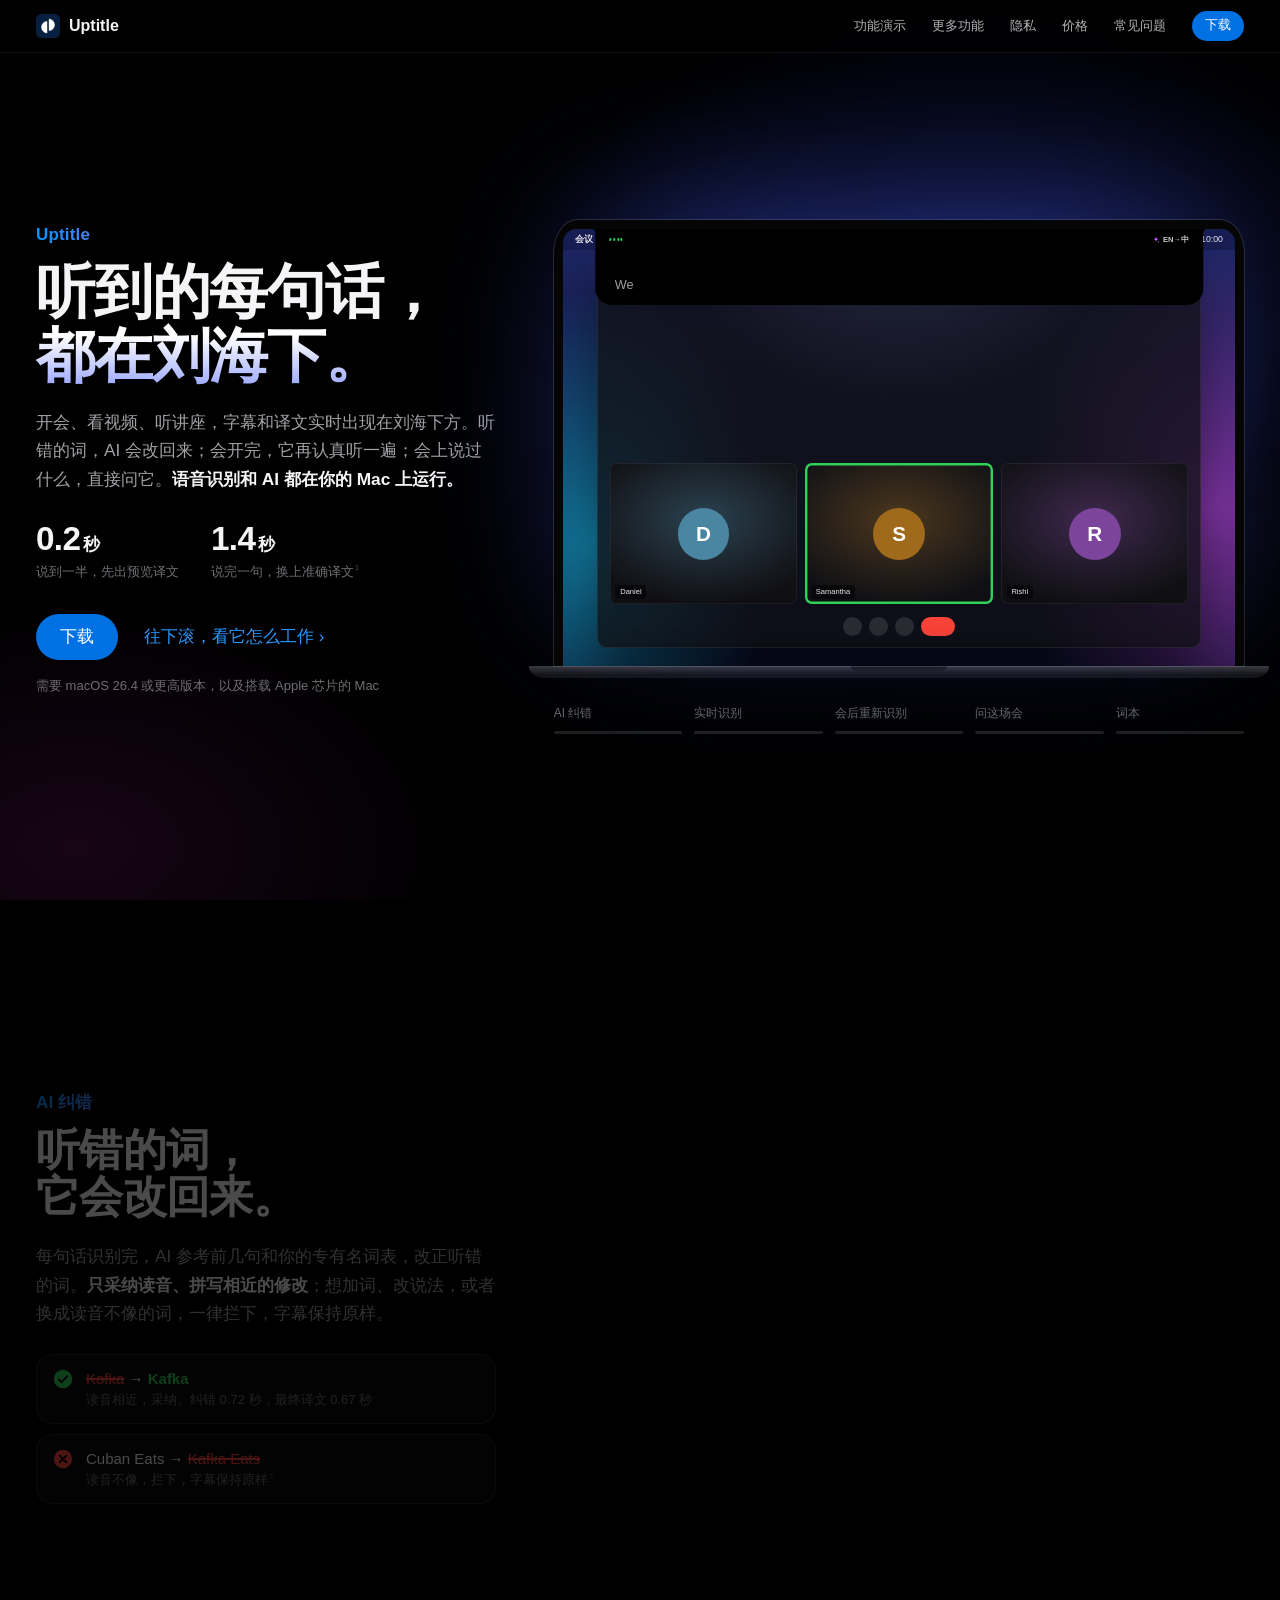
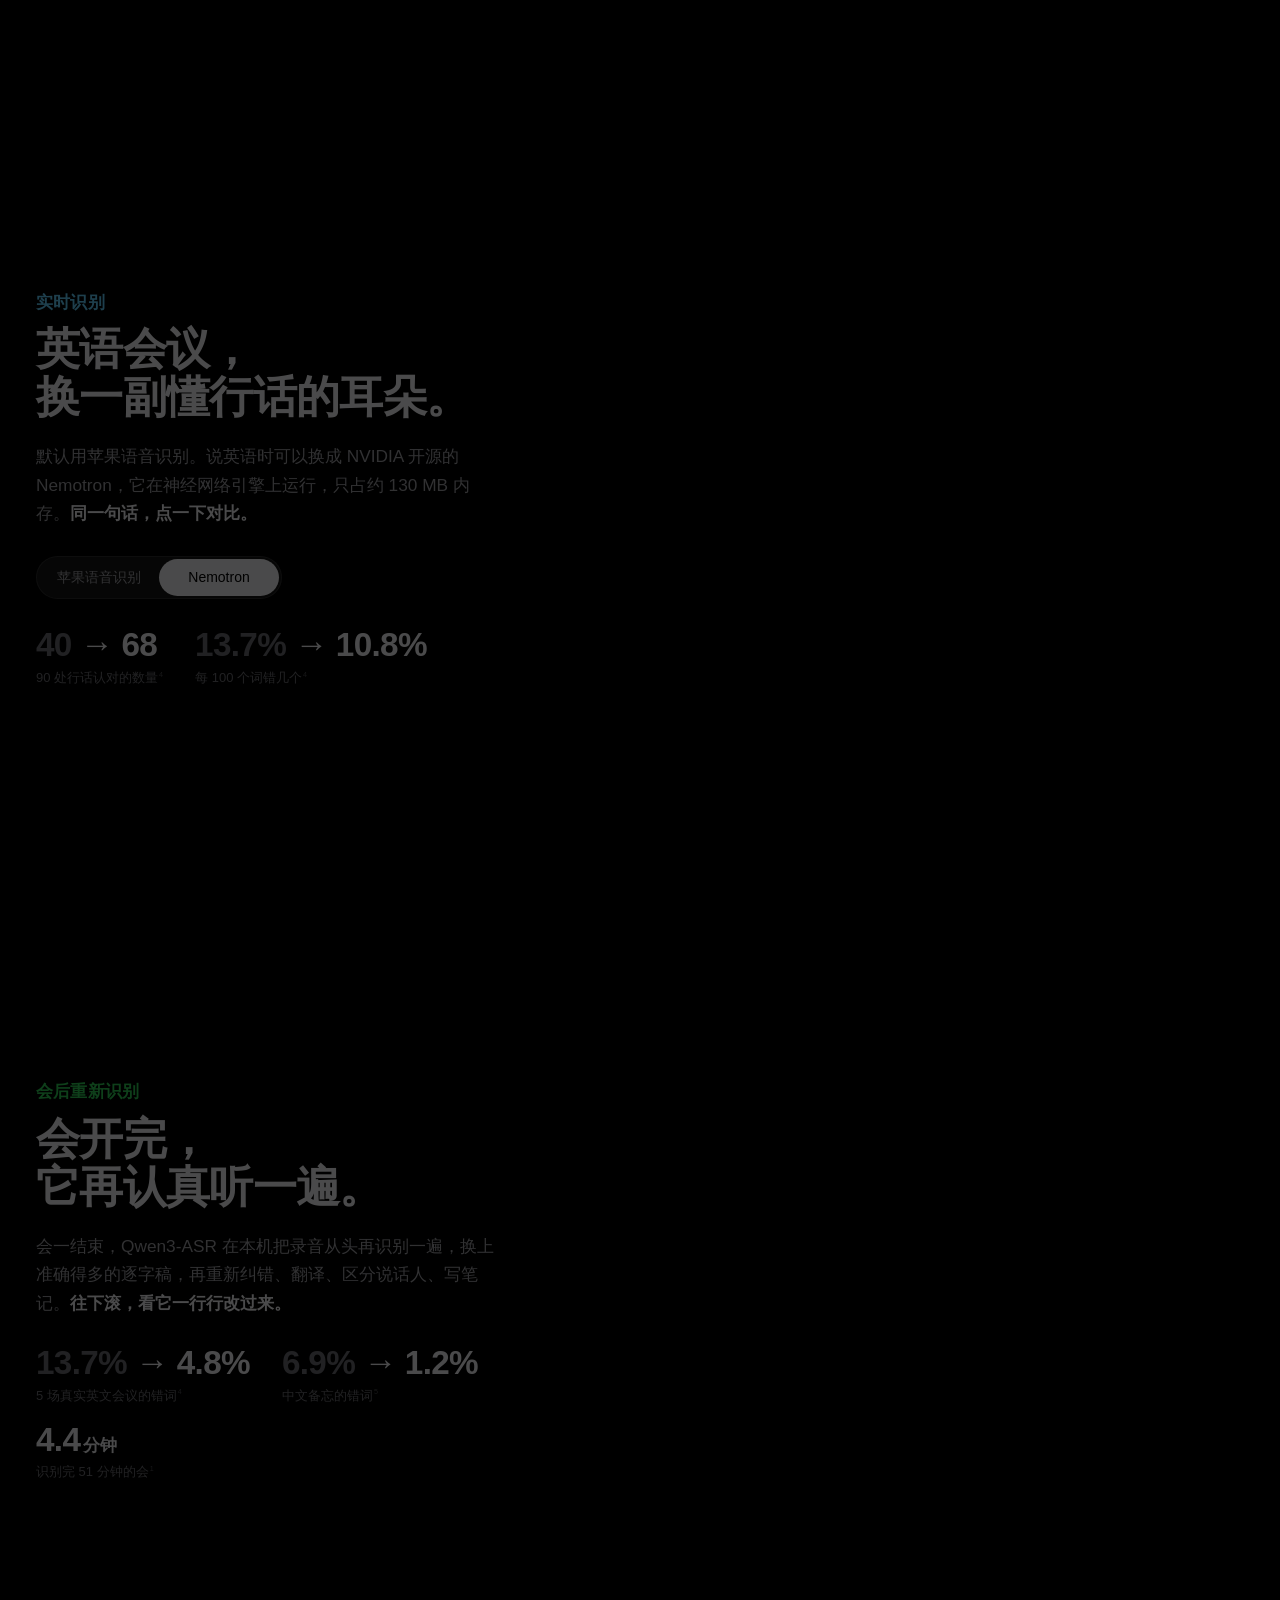
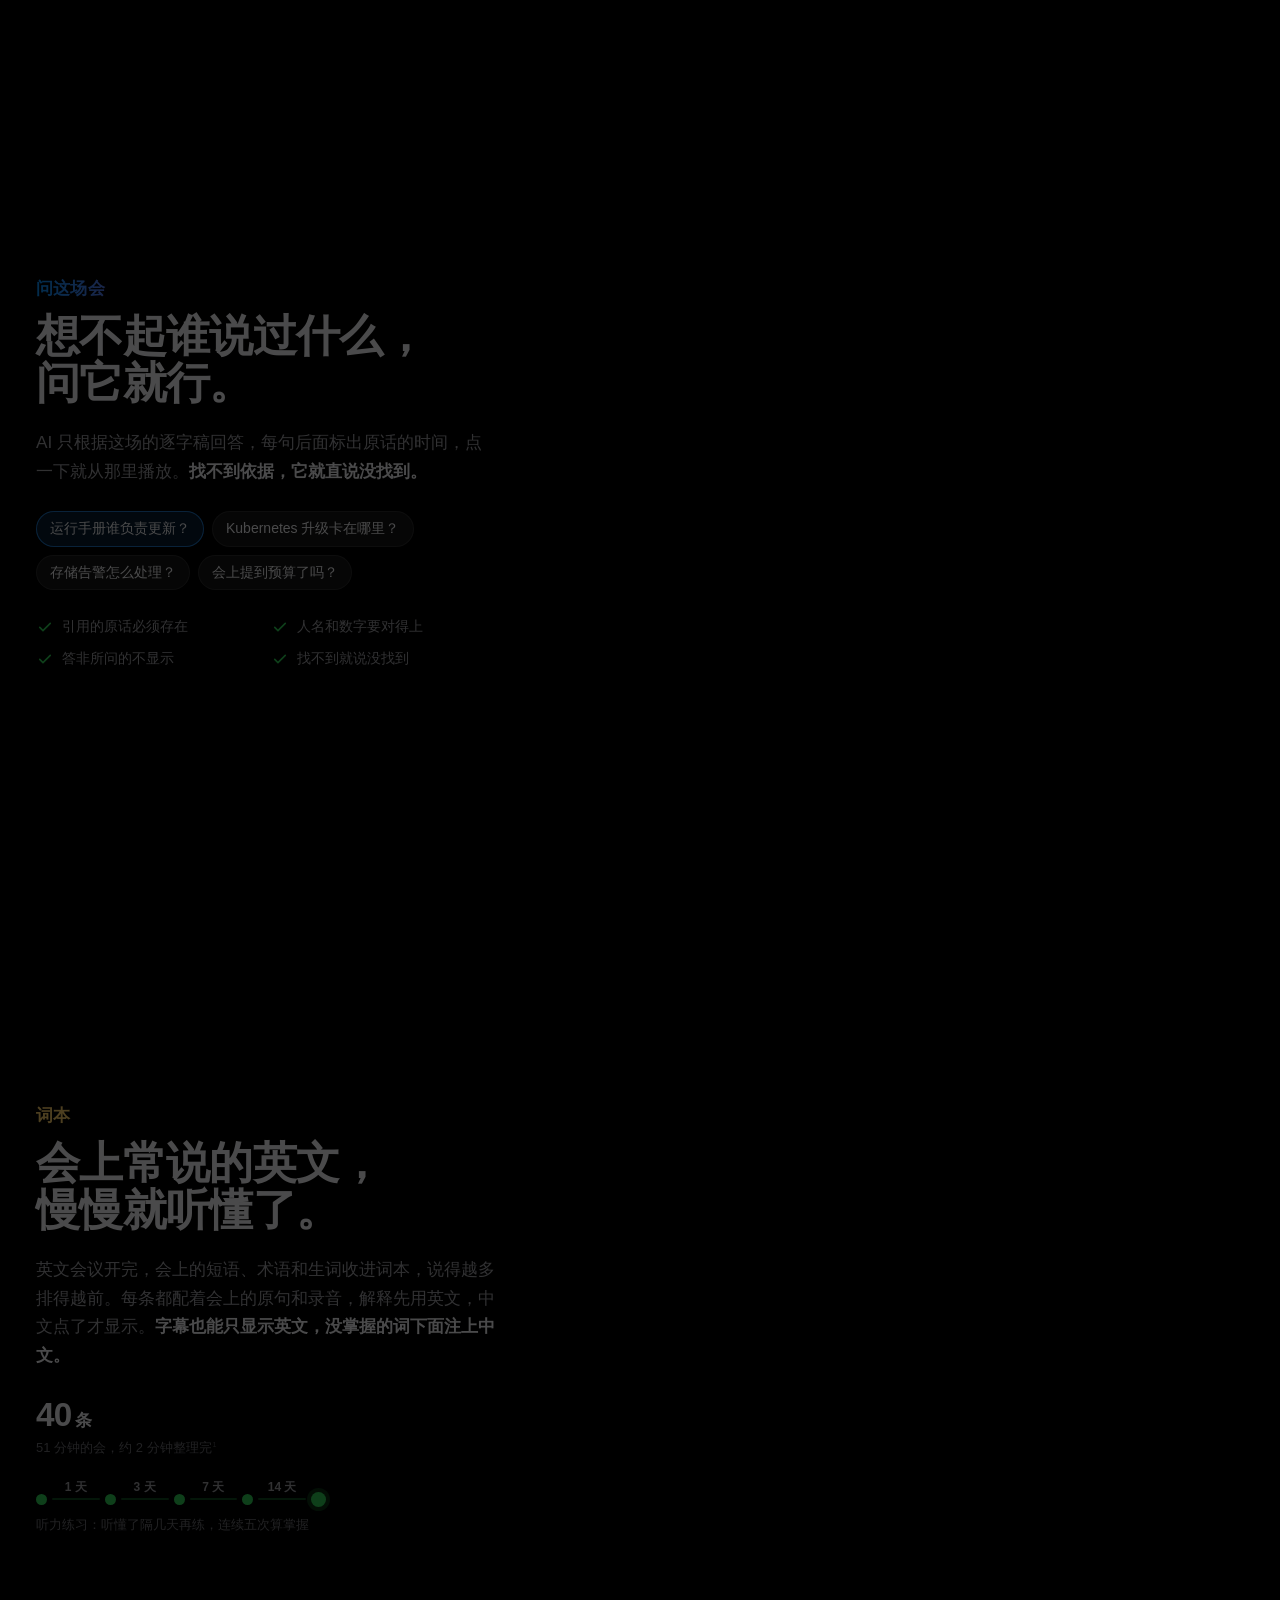
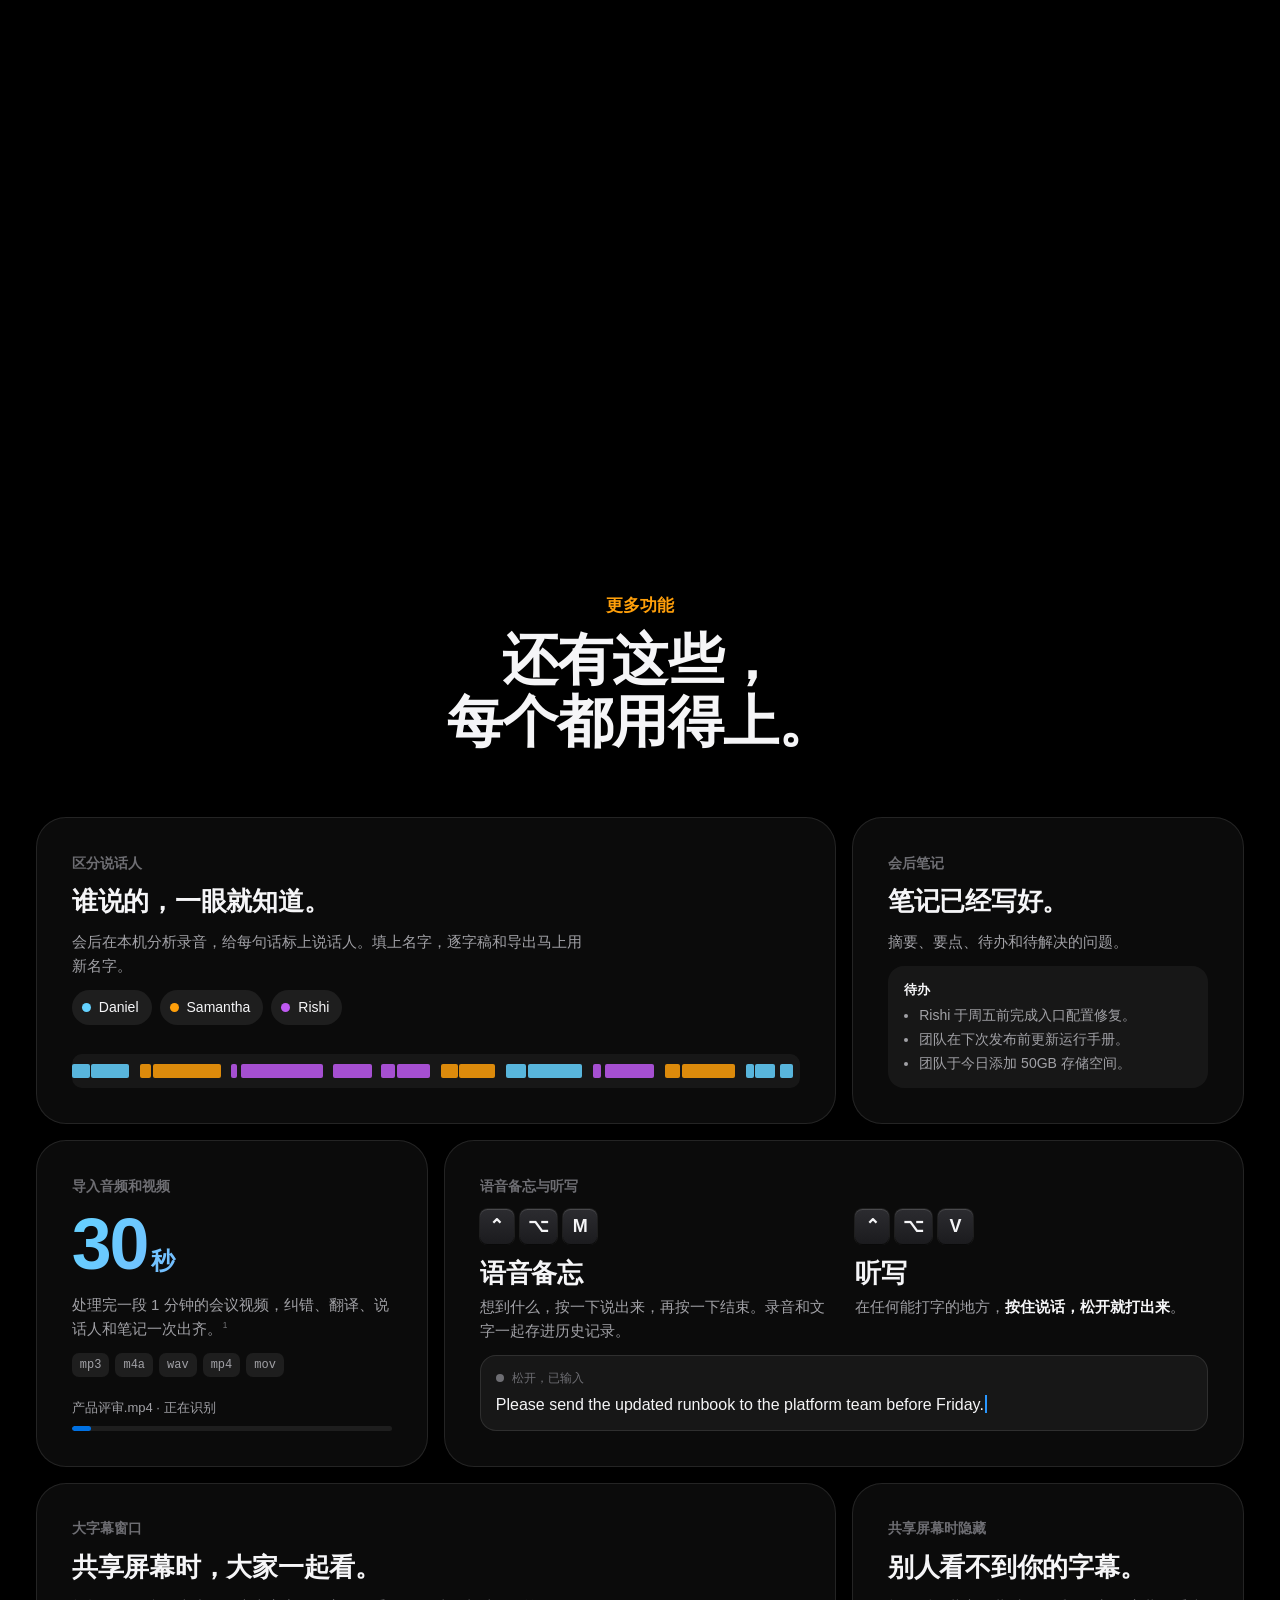
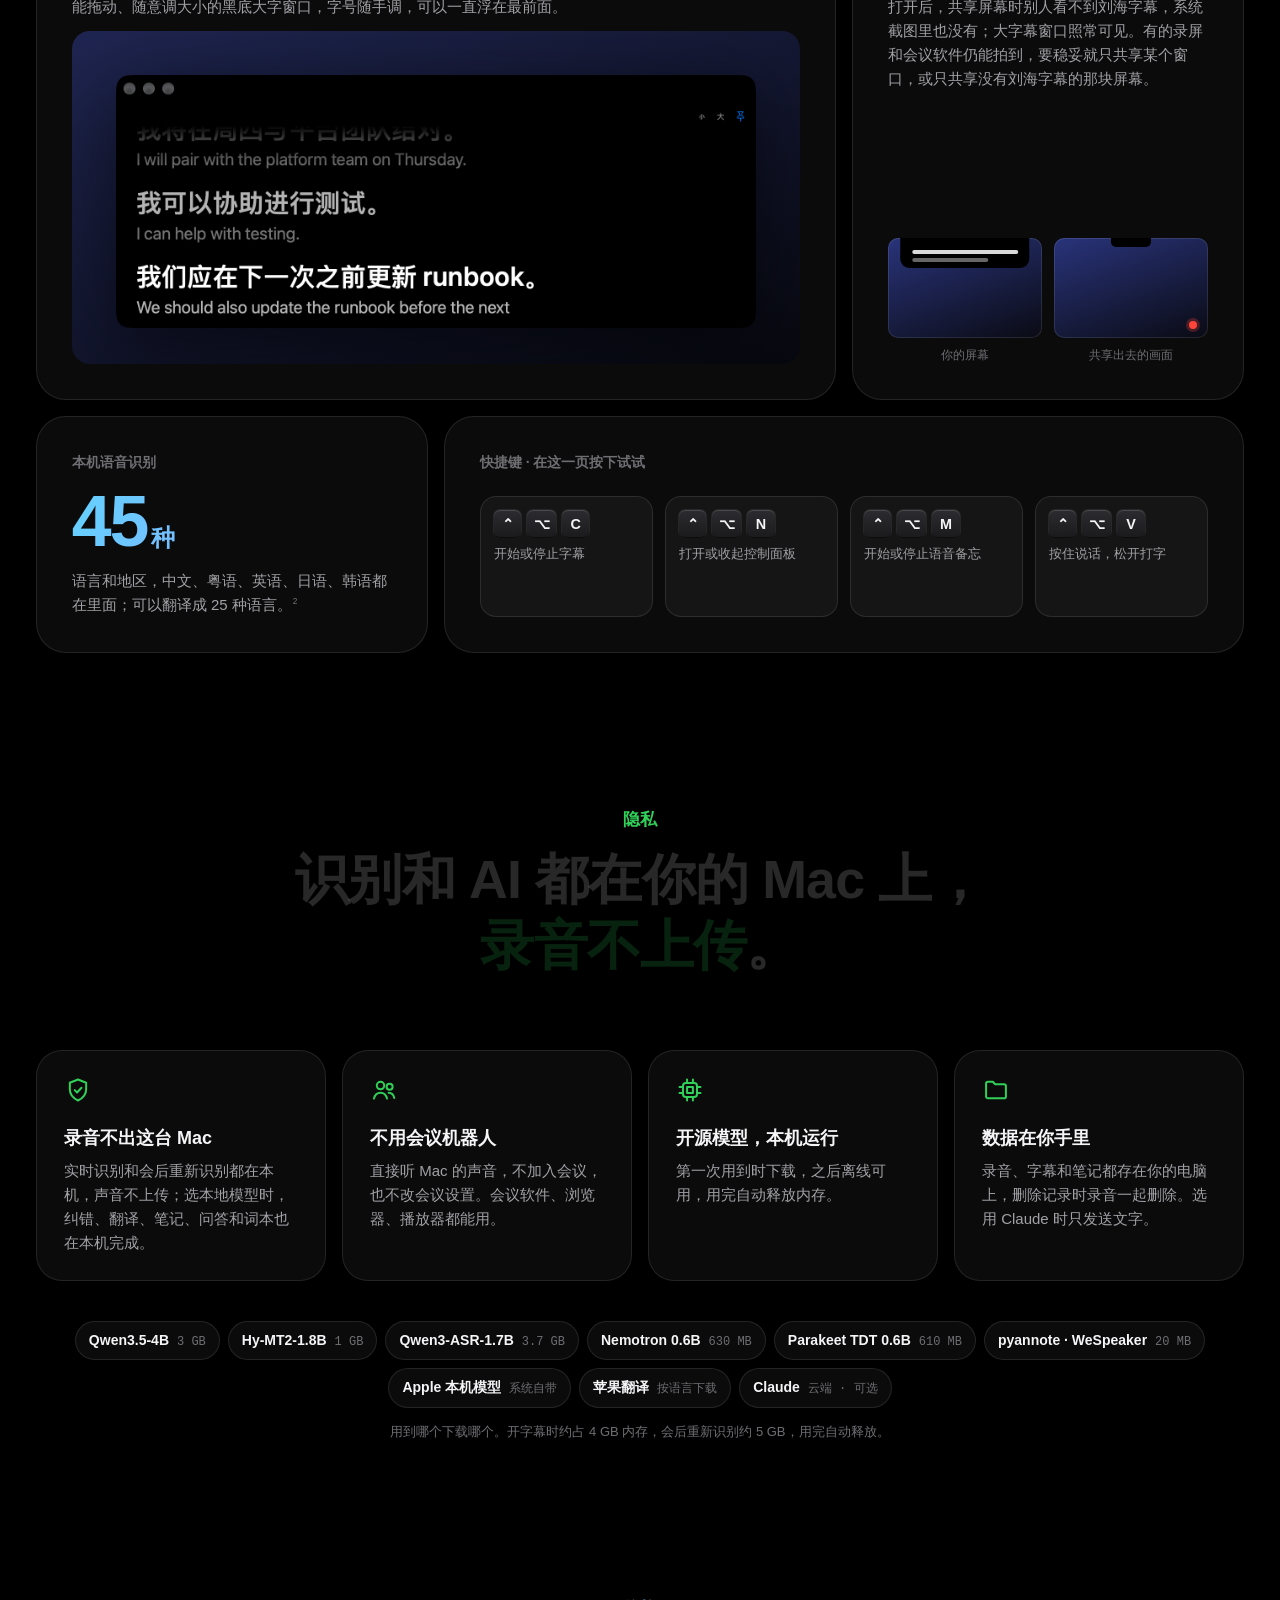
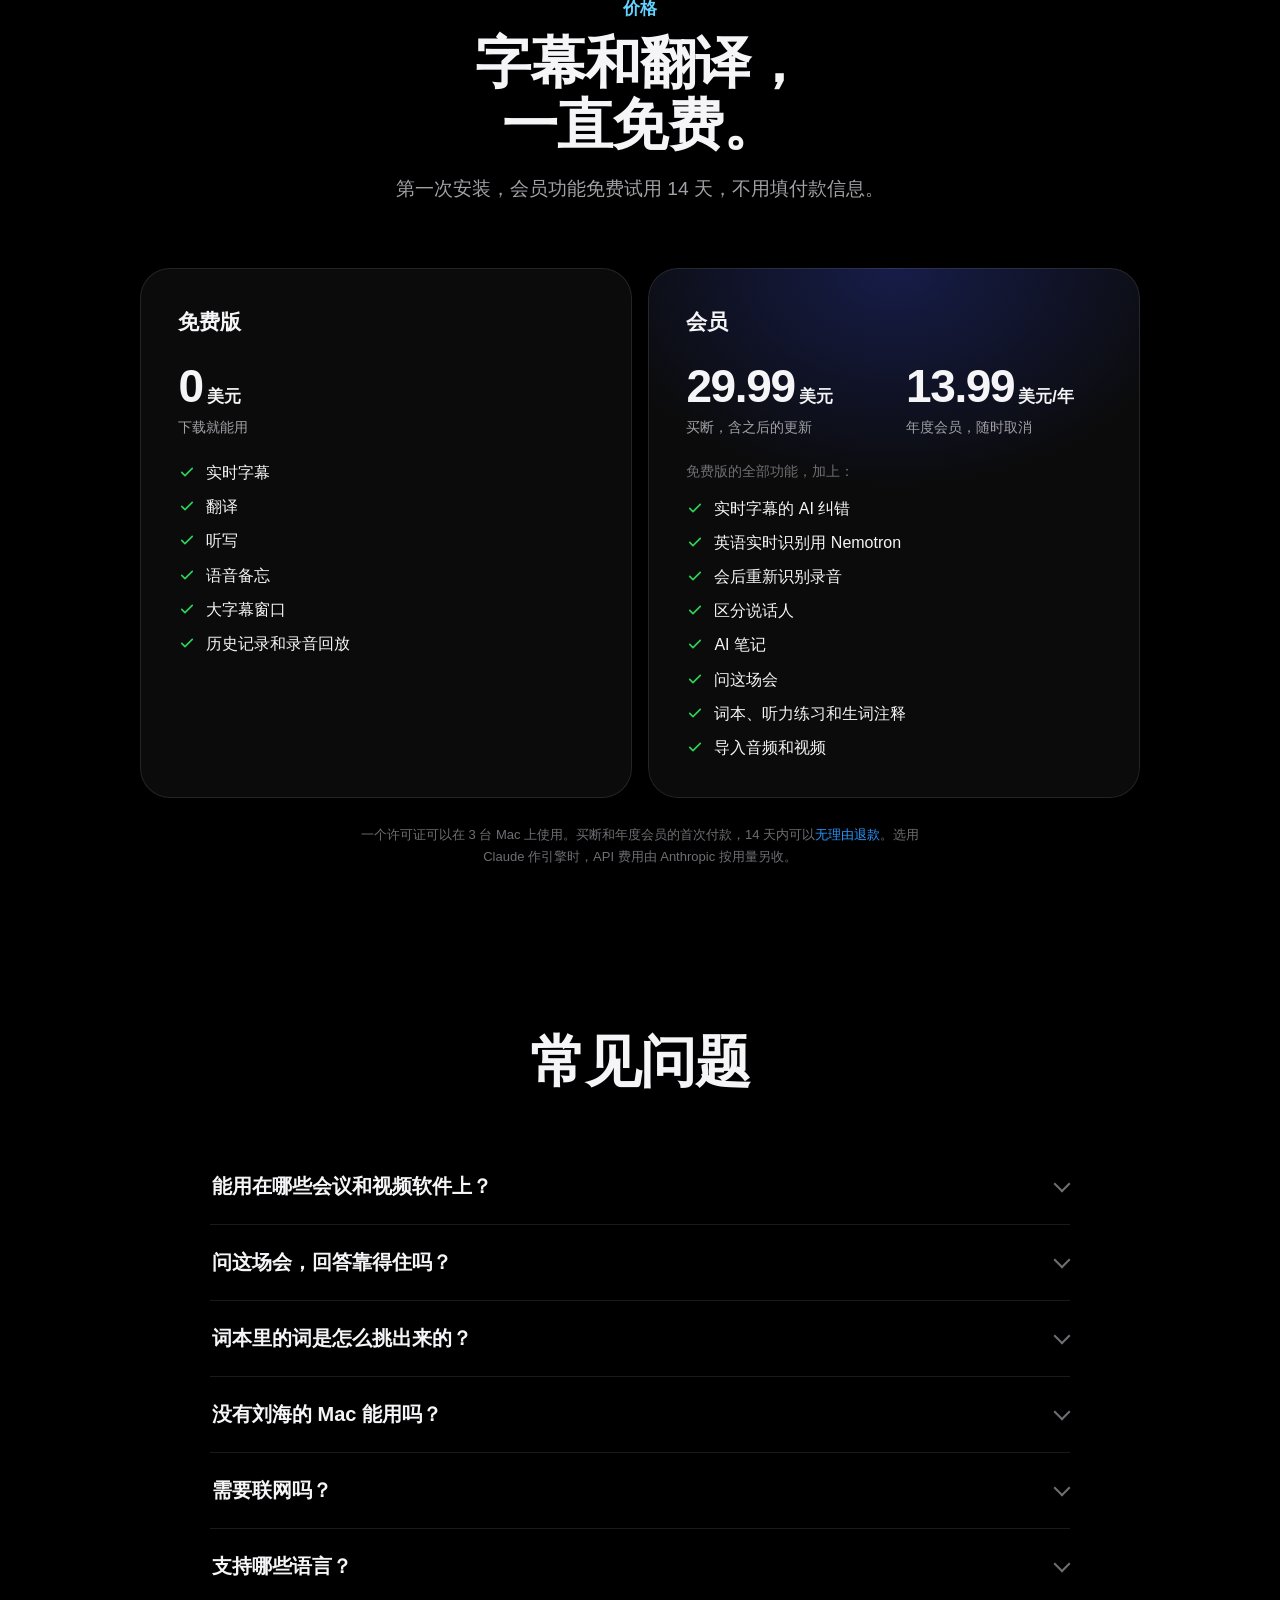
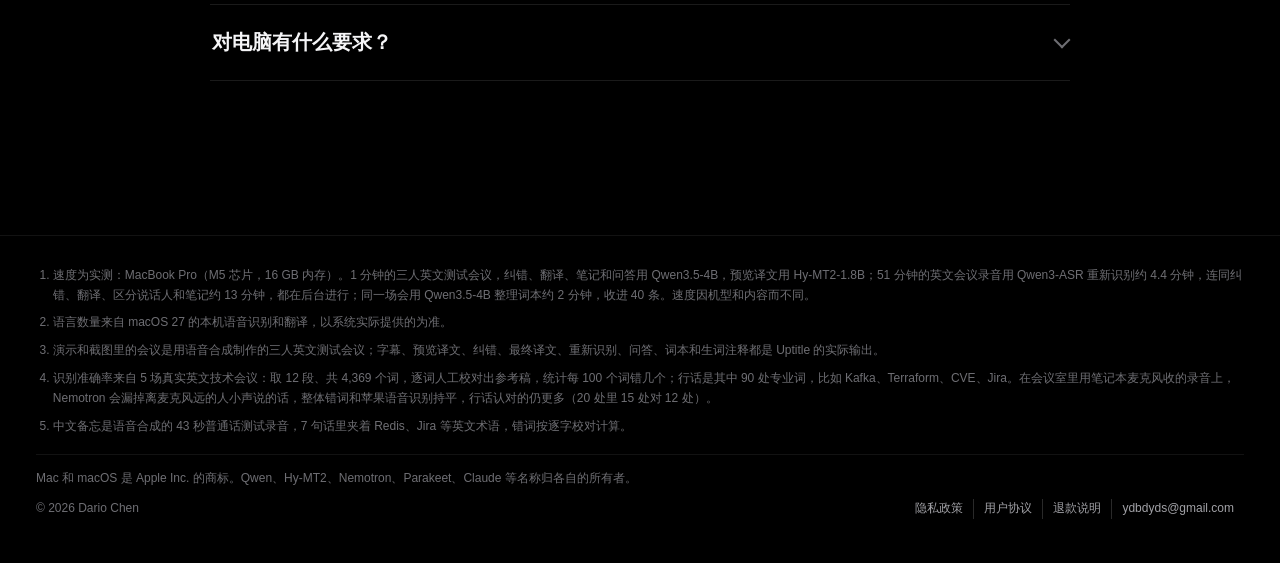
<file: index.html>
<!doctype html>
<html lang="zh-Hans">
<head>
<meta charset="utf-8">
<meta name="viewport" content="width=device-width, initial-scale=1">
<link rel="icon" href="favicon.png">
<link rel="apple-touch-icon" href="apple-touch-icon.png">
<title>Uptitle</title>
<meta name="description" content="Uptitle：刘海下的实时字幕与翻译。AI 纠错、Nemotron 实时识别、会后重新识别、带出处的会议问答、英文会议词本、笔记和说话人，语音识别和 AI 都在你的 Mac 上运行；实时字幕和翻译免费。">
<style>
/* Layout: one continuous dark story. The opening and five features share a MacBook that stays on screen while the
   text scrolls past; its notch and app window change with each chapter. Then one grid of smaller features, a
   privacy section, the free version beside membership, and a short FAQ. The page glow takes its color from the
   chapter being read. */
@property --hue { syntax: "<number>"; inherits: true; initial-value: 232; }
:root {
  --bg: #000;
  --raise: rgba(255, 255, 255, 0.045);
  --raise-2: rgba(255, 255, 255, 0.08);
  --edge: rgba(255, 255, 255, 0.1);
  --text: #f5f5f7;
  --text-2: #a1a1a6;
  --text-3: #6e6e73;
  --good: #30d158;
  --bad: #ff453a;
  --link: #2997ff;
  --cta: #0071e3;
  --spark: #bf5af2;
  --v-d: #64d2ff;
  --v-s: #ff9f0a;
  --v-r: #bf5af2;
  --window: #1c1c1e;
  --gloss: #ffd16b;
  --meaning: #ff9f0a;
  --grad-ai: linear-gradient(90deg, #0894ff 0%, #c959dd 38%, #ff2e54 70%, #ff9004 100%);
  --font: -apple-system, BlinkMacSystemFont, "SF Pro Display", "SF Pro Text", "Helvetica Neue", "PingFang SC", "Hiragino Sans GB", "Noto Sans SC", "Microsoft YaHei", sans-serif;
  --mono: "SF Mono", ui-monospace, Menlo, Consolas, monospace;
  --ease: cubic-bezier(0.2, 0.7, 0.15, 1);
  --hue: 232;
  color-scheme: dark;
  transition: --hue 1.4s var(--ease);
}

* { box-sizing: border-box; }
[hidden] { display: none !important; }
html { scroll-padding-top: 52px; }
body {
  margin: 0;
  background: var(--bg);
  color: var(--text);
  font-family: var(--font);
  font-size: 17px;
  line-height: 1.55;
  -webkit-font-smoothing: antialiased;
  text-rendering: optimizeLegibility;
  overflow-x: clip;
}
p { margin: 0; }
a { color: inherit; }
img { max-width: 100%; height: auto; }
button { font: inherit; color: inherit; }
:focus-visible { outline: 2px solid var(--link); outline-offset: 3px; border-radius: 6px; }
.wrap {
  width: 100%; max-width: 1240px; margin-inline: auto;
  padding-left: max(16px, env(safe-area-inset-left, 0px));
  padding-right: max(16px, env(safe-area-inset-right, 0px));
}
.visually-hidden { position: absolute; width: 1px; height: 1px; overflow: hidden; clip: rect(0 0 0 0); white-space: nowrap; }

/* The page's light: one glow whose color follows the chapter. */
.aura {
  position: fixed; inset: 0; z-index: -1; pointer-events: none;
  background:
    radial-gradient(50% 44% at 76% 30%, hsl(var(--hue) 85% 58% / 0.2), transparent 70%),
    radial-gradient(42% 38% at 6% 94%, hsl(calc(var(--hue) + 70) 80% 55% / 0.1), transparent 70%);
}

/* ---------- Type ---------- */
.kicker { font-size: 17px; font-weight: 600; letter-spacing: 0.01em; }
.k-ai { background: var(--grad-ai); -webkit-background-clip: text; background-clip: text; color: transparent; }
.k-cyan { color: var(--v-d); }
.k-green { color: var(--good); }
.k-amber { color: var(--v-s); }
.k-gloss { color: var(--gloss); }
.h-xl { margin: 12px 0 0; font-size: clamp(40px, 4.6vw, 64px); line-height: 1.08; font-weight: 700; letter-spacing: -0.02em; }
.h-l { margin: 10px 0 0; font-size: clamp(34px, 4.4vw, 58px); line-height: 1.1; font-weight: 700; letter-spacing: -0.015em; }
.step .h-l { font-size: clamp(30px, 3.4vw, 46px); }
.glow { background: linear-gradient(180deg, #fff 20%, hsl(var(--hue) 100% 80%) 100%); -webkit-background-clip: text; background-clip: text; color: transparent; }
.body { margin-top: 20px; max-width: 30em; font-size: clamp(17px, 1.35vw, 19px); line-height: 1.65; color: var(--text-2); }
.body b { color: var(--text); font-weight: 600; }
sup { font-size: 0.55em; line-height: 0; vertical-align: super; margin-left: 1px; }
sup a { text-decoration: none; color: inherit; opacity: 0.7; }
sup a:hover { opacity: 1; text-decoration: underline; }
.kbd {
  display: inline-flex; align-items: center; justify-content: center;
  min-width: 1.9em; height: 1.9em; padding: 0 0.45em; border-radius: 0.42em;
  font: 600 0.9em/1 var(--font); color: var(--text);
  background: linear-gradient(#2c2c30, #1b1b1e);
  box-shadow: inset 0 1px 0 rgba(255, 255, 255, 0.14), 0 1px 0 rgba(0, 0, 0, 0.7), 0 0 0 1px rgba(255, 255, 255, 0.08);
  transition: transform 0.12s, box-shadow 0.12s;
}
.keys { display: inline-flex; gap: 6px; }

/* ---------- Controls ---------- */
.btn {
  display: inline-flex; align-items: center; justify-content: center;
  min-height: 46px; padding: 0 24px; border-radius: 980px;
  font-size: 17px; font-weight: 500; text-decoration: none; white-space: nowrap;
  background: var(--cta); color: #fff; transition: background-color 0.2s, transform 0.2s;
}
.btn:hover { background: #0077ed; }
.btn:active { transform: scale(0.98); }
.more { color: var(--link); text-decoration: none; white-space: nowrap; }
.more::after { content: "\00a0›"; }
.more:hover { text-decoration: underline; }
.seg {
  position: relative; display: inline-grid; grid-auto-flow: column; grid-auto-columns: 1fr;
  padding: 3px; border-radius: 980px; background: var(--raise-2); box-shadow: inset 0 0 0 1px var(--edge);
}
.seg button {
  position: relative; z-index: 1; appearance: none; border: 0; background: transparent; cursor: pointer;
  padding: 8px 18px; border-radius: 980px; font-size: 14px; font-weight: 500; color: var(--text-2); white-space: nowrap;
  transition: color 0.3s;
}
.seg button[aria-pressed="true"] { color: #000; }
.seg .thumb {
  position: absolute; top: 3px; bottom: 3px; left: 3px; width: calc((100% - 6px) / 2);
  border-radius: 980px; background: var(--text);
  transform: translateX(calc(100% * var(--i, 0))); transition: transform 0.5s var(--ease);
}
.chip {
  appearance: none; border: 0; cursor: pointer;
  padding: 9px 14px; border-radius: 980px; text-align: left;
  font-size: 14px; font-weight: 500; line-height: 1.25; color: var(--text);
  background: var(--raise-2); box-shadow: inset 0 0 0 1px var(--edge);
  transition: background-color 0.2s, box-shadow 0.2s;
}
.chip:hover { background: rgba(255, 255, 255, 0.12); }
.chip[aria-pressed="true"] { background: rgba(41, 151, 255, 0.18); box-shadow: inset 0 0 0 1px rgba(41, 151, 255, 0.7); }

/* ---------- Nav ---------- */
.nav {
  position: sticky; top: 0; z-index: 50;
  background: rgba(0, 0, 0, 0.66); -webkit-backdrop-filter: saturate(180%) blur(20px); backdrop-filter: saturate(180%) blur(20px);
  border-bottom: 1px solid rgba(255, 255, 255, 0.07);
}
.nav .wrap { display: flex; align-items: center; gap: 26px; height: 52px; }
.brand { display: inline-flex; align-items: center; gap: 9px; font-size: 16px; font-weight: 600; text-decoration: none; }
.brand img { width: 24px; height: 24px; }
.nav-links { display: flex; gap: 26px; margin-left: auto; font-size: 13px; }
.nav-links a { color: rgba(245, 245, 247, 0.72); text-decoration: none; transition: color 0.2s; }
.nav-links a:hover, .nav-links a.on { color: #fff; }
.nav-cta { padding: 5px 13px; border-radius: 980px; background: var(--cta); color: #fff; font-size: 12.5px; font-weight: 500; text-decoration: none; white-space: nowrap; }
@media (max-width: 760px) {
  .nav-links { display: none; }
  .nav-cta { margin-left: auto; }
}

/* ---------- Story: text on the left, the MacBook on the right ---------- */
.story-grid { display: grid; grid-template-columns: minmax(0, 0.8fr) minmax(0, 1.2fr); gap: clamp(32px, 4.5vw, 80px); }
.stage-wrap {
  grid-column: 2; grid-row: 1; align-self: start; position: sticky; top: 52px;
  height: calc(100vh - 52px); display: flex; flex-direction: column; justify-content: center;
}
.steps { grid-column: 1; grid-row: 1; }
.step { min-height: 88vh; display: flex; flex-direction: column; justify-content: center; padding-block: 10vh; transition: opacity 0.6s var(--ease); }
.step.first { min-height: calc(100vh - 52px); padding-block: 4vh 8vh; }
.step:last-child { min-height: 130vh; padding-bottom: 40vh; }
.live .step:not(.on) { opacity: 0.3; }
.step-stats { display: flex; flex-wrap: wrap; gap: 16px 32px; margin-top: 28px; }
.stat b { display: block; font-size: clamp(28px, 2.6vw, 38px); line-height: 1.1; font-weight: 700; letter-spacing: -0.02em; font-variant-numeric: tabular-nums; }
.stat b small { font-size: 0.5em; font-weight: 600; letter-spacing: 0; margin-left: 3px; }
.stat b .from { color: var(--text-3); font-weight: 600; }
.stat > span { display: block; margin-top: 4px; font-size: 13px; color: var(--text-3); }
.actions { display: flex; flex-wrap: wrap; align-items: center; gap: 14px 26px; margin-top: 32px; }
.meta { margin-top: 16px; font-size: 13px; color: var(--text-3); }
.verdicts { display: grid; gap: 10px; margin-top: 26px; max-width: 30em; }
.verdict { display: grid; grid-template-columns: 22px minmax(0, 1fr); gap: 12px; align-items: start; padding: 14px 16px; border-radius: 16px; background: var(--raise); box-shadow: inset 0 0 0 1px var(--edge); font-size: 15px; line-height: 1.5; }
.verdict svg { width: 22px; height: 22px; }
.verdict.ok svg { color: var(--good); }
.verdict.no svg { color: var(--bad); }
.verdict small { display: block; color: var(--text-3); font-size: 13px; }
.verdict del { color: var(--bad); text-decoration-thickness: 2px; }
.verdict ins { text-decoration: none; color: var(--good); font-weight: 600; }
.engine-pick { margin-top: 28px; }
.ask-chips { display: flex; flex-wrap: wrap; gap: 8px; margin-top: 26px; max-width: 32em; }
.checks { display: grid; grid-template-columns: repeat(2, minmax(0, 1fr)); gap: 10px 22px; margin-top: 26px; max-width: 32em; font-size: 14px; color: var(--text-2); }
.checks div { display: grid; grid-template-columns: 18px minmax(0, 1fr); gap: 8px; align-items: start; }
.checks svg { width: 18px; height: 18px; margin-top: 2px; color: var(--good); }
/* Listening practice: understood once, then again after 1, 3, 7 and 14 days; the fifth time it counts as known. */
.stat-practice { flex: 0 1 290px; min-width: 0; }
.ladder {
  display: grid; grid-template-columns: auto repeat(4, minmax(0, 1fr) auto); align-items: center;
  height: clamp(31px, 2.86vw, 42px); padding-top: 14px;
}
.ladder i { display: block; width: 11px; height: 11px; border-radius: 50%; background: var(--good); }
.ladder i:last-child { width: 15px; height: 15px; box-shadow: 0 0 0 4px rgba(48, 209, 88, 0.22); }
.ladder span { position: relative; height: 2px; margin-inline: 5px; border-radius: 2px; background: rgba(48, 209, 88, 0.35); }
.ladder em { position: absolute; left: 50%; bottom: 7px; transform: translateX(-50%); font: 600 12px/1 var(--font); color: var(--text-2); white-space: nowrap; }

/* Chapter strip under the MacBook: where you are in the story. */
.chapters { display: grid; grid-template-columns: repeat(5, minmax(0, 1fr)); gap: 12px; margin-top: 26px; }
.chapters a { display: grid; gap: 8px; font-size: 12px; font-weight: 500; color: var(--text-3); text-decoration: none; transition: color 0.3s; }
.chapters a:hover, .chapters a.on { color: var(--text); }
.chapters i { display: block; height: 3px; border-radius: 3px; background: rgba(255, 255, 255, 0.12); overflow: hidden; }
.chapters b { display: block; height: 100%; width: 100%; border-radius: 3px; background: var(--text); transform: scaleX(var(--f, 0)); transform-origin: left center; }

@media (max-width: 960px) {
  .story-grid { display: flex; flex-direction: column; }
  .steps { display: contents; }
  .step.first { order: -1; min-height: 0; padding-block: 28px 36px; }
  .stage-wrap {
    position: sticky; top: 52px; z-index: 5; height: auto; display: block; align-self: stretch;
    padding: 10px 0 18px; background: linear-gradient(rgba(0, 0, 0, 0.94) 82%, rgba(0, 0, 0, 0));
  }
  .step { min-height: 80vh; justify-content: flex-start; padding-block: 24px 14vh; }
  .step:last-child { min-height: 90vh; padding-bottom: 14vh; }
  .chapters { gap: 6px; margin-top: 12px; }
  .chapters span { display: none; }
  .chapters i { height: 2px; }
}

/* ---------- The MacBook ---------- */
.stage { container-type: inline-size; }
.device {
  position: relative; padding: 1.3cqw 1.3cqw 0;
  border-radius: 3.4cqw 3.4cqw 0 0 / 4.8cqw 4.8cqw 0 0; background: #050506;
  box-shadow: 0 0 0 1px rgba(255, 255, 255, 0.13), 0 -30px 160px -50px hsl(var(--hue) 85% 60% / 0.7);
}
.base { height: 1.8cqw; margin: 0 -3.6cqw; border-radius: 0 0 2.4cqw 2.4cqw / 0 0 1.6cqw 1.6cqw; background: linear-gradient(#3a3a3f, #141416 70%); box-shadow: 0 18px 40px rgba(0, 0, 0, 0.6); }
.base::before { content: ""; display: block; width: 14cqw; height: 0.7cqw; margin: 0 auto; border-radius: 0 0 1cqw 1cqw; background: #1a1a1d; }
.screen {
  --k: 1.15;
  position: relative; aspect-ratio: 16 / 10.4; overflow: hidden; border-radius: 2cqw 2cqw 0 0;
  background:
    radial-gradient(52% 70% at 50% -6%, hsl(var(--hue) 95% 76% / 0.9), transparent 64%),
    radial-gradient(38% 80% at 4% 72%, hsl(calc(var(--hue) - 40) 90% 52% / 0.6), transparent 72%),
    radial-gradient(42% 85% at 97% 64%, hsl(calc(var(--hue) + 55) 85% 62% / 0.6), transparent 72%),
    linear-gradient(180deg, hsl(var(--hue) 55% 26%) 0%, hsl(var(--hue) 60% 10%) 74%);
}
@container (max-width: 619px) {
  .screen { --k: 1.85; aspect-ratio: 16 / 12.4; }
  .mb-items, .mb-clock { display: none; }
  .tl:nth-child(3) { display: none; }
  .qa-src .src ~ .src, .qa-src .zh, .qa-foot { display: none; }
}
.menubar {
  position: absolute; inset: 0 0 auto 0; display: flex; align-items: center; gap: 2cqw;
  height: calc(var(--k) * 2.6cqw); padding: 0 1.8cqw;
  font-size: calc(var(--k) * 1.1cqw); color: rgba(255, 255, 255, 0.9); background: rgba(8, 10, 32, 0.28);
}
.mb-items { display: flex; gap: 1.8cqw; }
.mb-right { display: flex; align-items: center; gap: 1.4cqw; margin-left: auto; }
.mb-right svg { width: calc(var(--k) * 1.4cqw); height: calc(var(--k) * 1.4cqw); display: block; }

/* A video meeting behind the captions; whoever is speaking gets a green ring. */
.meet {
  position: absolute; left: 5cqw; right: 5cqw; top: calc(var(--k) * 3.6cqw); bottom: 2.6cqw; z-index: 0;
  display: flex; flex-direction: column; justify-content: flex-end; gap: calc(var(--k) * 1.6cqw);
  padding: 1.8cqw; border-radius: 1.4cqw; background: rgba(16, 16, 20, 0.78);
  box-shadow: 0 24px 60px rgba(0, 0, 0, 0.45), inset 0 0 0 1px rgba(255, 255, 255, 0.08);
  transition: opacity 0.6s, transform 0.8s var(--ease);
}
.stage[data-ch="3"] .meet, .stage[data-ch="4"] .meet, .stage[data-part="book"] .meet { opacity: 0; transform: scale(0.97); }
.cams { display: grid; grid-template-columns: repeat(3, minmax(0, 1fr)); gap: 1.2cqw; }
.cam {
  --c: var(--v-d);
  position: relative; aspect-ratio: 4 / 3; display: grid; place-items: center; border-radius: 1cqw; overflow: hidden;
  background: radial-gradient(70% 60% at 50% 40%, color-mix(in srgb, var(--c) 22%, #1a1a20), #101014);
  box-shadow: inset 0 0 0 1px rgba(255, 255, 255, 0.06); transition: box-shadow 0.35s;
}
.cam[data-v="s"] { --c: var(--v-s); }
.cam[data-v="r"] { --c: var(--v-r); }
.face { width: 7.5cqw; height: 7.5cqw; border-radius: 50%; display: grid; place-items: center; font-size: 3cqw; font-weight: 600; color: #fff; background: color-mix(in srgb, var(--c) 55%, #2a2a30); }
.cam-name { position: absolute; left: 0.8cqw; bottom: 0.7cqw; padding: 0.2cqw 0.7cqw; border-radius: 0.5cqw; font-size: calc(var(--k) * 0.95cqw); background: rgba(0, 0, 0, 0.5); color: rgba(255, 255, 255, 0.9); }
.stage[data-who="d"] .cam[data-v="d"], .stage[data-who="s"] .cam[data-v="s"], .stage[data-who="r"] .cam[data-v="r"] { box-shadow: inset 0 0 0 0.35cqw var(--good); }
.meet-tools { display: flex; justify-content: center; gap: 1cqw; }
.meet-tools i { display: block; width: calc(var(--k) * 2.4cqw); height: calc(var(--k) * 2.4cqw); border-radius: 50%; background: rgba(255, 255, 255, 0.12); }
.meet-tools .leave { width: calc(var(--k) * 4.4cqw); border-radius: 980px; background: var(--bad); }

/* The notch and the captions that grow out of it. */
.island {
  position: absolute; top: 0; left: 50%; z-index: 3; width: 25cqw; transform: translateX(-50%);
  padding: 0 0.8cqw calc(var(--k) * 0.5cqw); background: #000; border-radius: 0 0 1.4cqw 1.4cqw;
  transition: width 0.8s var(--ease), padding 0.8s var(--ease), border-radius 0.8s var(--ease);
}
.island.open { width: 88cqw; padding-bottom: calc(var(--k) * 1.3cqw); border-radius: 0 0 2.4cqw 2.4cqw; }
.island::before, .island::after { content: ""; position: absolute; top: 0; width: 0.8cqw; height: 0.8cqw; }
.island::before { left: -0.8cqw; background: radial-gradient(circle at 0 100%, transparent calc(0.8cqw - 0.5px), #000 0.8cqw); }
.island::after { right: -0.8cqw; background: radial-gradient(circle at 100% 100%, transparent calc(0.8cqw - 0.5px), #000 0.8cqw); }
.ears { display: flex; align-items: center; height: calc(var(--k) * 2.6cqw); padding: 0 1.2cqw; }
.ears > div { flex: 1; display: flex; align-items: center; min-width: 0; transition: opacity 0.4s; }
.ears .end { justify-content: flex-end; }
.ears .notch { flex: 0 0 14cqw; }
.island:not(.open) .ears > div { opacity: 0; }
.bars { display: flex; align-items: center; gap: calc(var(--k) * 0.22cqw); height: calc(var(--k) * 1.3cqw); }
.bars i { display: block; width: calc(var(--k) * 0.26cqw); height: calc(var(--k) * 0.34cqw); border-radius: 9px; background: var(--good); }
.talking .bars i { animation: level 0.8s ease-in-out infinite; }
.talking .bars i:nth-child(2) { animation-duration: 0.62s; animation-delay: -0.2s; }
.talking .bars i:nth-child(3) { animation-duration: 0.9s; animation-delay: -0.45s; }
.talking .bars i:nth-child(4) { animation-duration: 0.7s; animation-delay: -0.1s; }
@keyframes level { 0%, 100% { height: calc(var(--k) * 0.34cqw); } 50% { height: calc(var(--k) * 1.25cqw); } }
.tag { display: flex; align-items: center; gap: 0.5cqw; font-size: calc(var(--k) * 0.95cqw); font-weight: 600; line-height: 1; color: rgba(255, 255, 255, 0.8); white-space: nowrap; }
.tag svg { width: calc(var(--k) * 0.95cqw); height: calc(var(--k) * 0.95cqw); color: var(--spark); }
.lines { display: grid; gap: calc(var(--k) * 0.45cqw); max-height: 0; overflow: hidden; padding: 0 2cqw; opacity: 0; transition: max-height 0.8s var(--ease), padding 0.8s var(--ease), opacity 0.5s; }
.island.open .lines { max-height: 40cqw; padding-top: calc(var(--k) * 0.3cqw); opacity: 1; }
.tr, .or { display: -webkit-box; -webkit-line-clamp: 2; -webkit-box-orient: vertical; overflow: hidden; }
.tr { font-size: calc(var(--k) * 2.05cqw); line-height: 1.32; font-weight: 600; color: #fff; min-height: 1.32em; }
.tr.preview { color: rgba(255, 255, 255, 0.8); }
.tr.final { animation: settle 0.7s var(--ease); }
@keyframes settle { from { opacity: 0.35; filter: blur(2px); } to { opacity: 1; filter: none; } }
.or { font-size: calc(var(--k) * 1.6cqw); line-height: 1.36; color: rgba(255, 255, 255, 0.62); min-height: 1.36em; }
.w-bad { color: #ffbcb6; border-radius: 3px; background: linear-gradient(transparent 58%, rgba(255, 69, 58, 0.55) 58%); }
.w-good { color: #fff; border-radius: 3px; background: linear-gradient(transparent 58%, rgba(48, 209, 88, 0.6) 58%); }
.w-bad.pulse { animation: pulse 0.9s ease-in-out infinite; }
@keyframes pulse { 50% { background-color: rgba(255, 69, 58, 0.22); } }
/* 「原文 + 生词注释」: the caption stays in English, with the words still being learned noted underneath. */
.gl-en { color: rgba(255, 255, 255, 0.6); }
.gl-zh { color: var(--gloss); }
.gl-dot { color: rgba(255, 255, 255, 0.3); }
.gl.new { animation: settle 0.7s var(--ease); }
.callout {
  position: absolute; left: 50%; top: calc(var(--k) * 15.6cqw); z-index: 2;
  display: inline-flex; align-items: center; gap: 0.8cqw; padding: calc(var(--k) * 0.7cqw) 1.6cqw;
  border-radius: 980px; background: rgba(0, 0, 0, 0.55); -webkit-backdrop-filter: blur(16px); backdrop-filter: blur(16px);
  box-shadow: inset 0 0 0 1px rgba(255, 255, 255, 0.14);
  font-size: calc(var(--k) * 1.2cqw); font-weight: 600; white-space: nowrap;
  opacity: 0; transform: translate(-50%, 1cqw); transition: opacity 0.4s, transform 0.5s var(--ease);
}
.callout.show { opacity: 1; transform: translate(-50%, 0); }
.callout i { width: calc(var(--k) * 0.8cqw); height: calc(var(--k) * 0.8cqw); border-radius: 50%; background: var(--c, var(--good)); box-shadow: 0 0 10px var(--c, var(--good)); }

/* The app window that rises once the meeting is over. */
.win {
  position: absolute; left: 4.5cqw; right: 4.5cqw; top: calc(var(--k) * 4.4cqw); bottom: 0; z-index: 1;
  display: flex; flex-direction: column; overflow: hidden;
  border-radius: 1.6cqw 1.6cqw 0 0; background: var(--window);
  box-shadow: 0 -12px 60px rgba(0, 0, 0, 0.55), inset 0 0 0 1px rgba(255, 255, 255, 0.09);
  transform: translateY(104%); transition: transform 0.9s var(--ease);
}
.stage[data-ch="3"] .win, .stage[data-ch="4"] .win, .stage[data-part="book"] .win { transform: none; }
.win-bar { display: flex; align-items: center; gap: 1.2cqw; padding: calc(var(--k) * 1cqw) 1.8cqw; border-bottom: 1px solid rgba(255, 255, 255, 0.07); font-size: calc(var(--k) * 1.25cqw); white-space: nowrap; }
.lights { display: inline-flex; gap: 0.6cqw; }
.lights i { width: calc(var(--k) * 0.9cqw); height: calc(var(--k) * 0.9cqw); border-radius: 50%; display: block; }
.lights i:nth-child(1) { background: #ff5f57; }
.lights i:nth-child(2) { background: #febc2e; }
.lights i:nth-child(3) { background: #28c840; }
.win-bar b { font-weight: 600; overflow: hidden; text-overflow: ellipsis; }
.win-bar small { margin-left: auto; font-size: calc(var(--k) * 1.05cqw); color: var(--text-3); transition: color 0.4s; }
.win-bar small.done { color: var(--good); }
.win-bar .for-book { display: none; }
.stage[data-ch="5"] .win-bar .for-meeting { display: none; }
.stage[data-ch="5"] .win-bar .for-book { display: inline-flex; }
.bar-seg { margin-left: auto; gap: 0.2cqw; padding: 0.25cqw; border-radius: 980px; background: rgba(255, 255, 255, 0.07); }
.bar-seg i { padding: calc(var(--k) * 0.2cqw) 1.1cqw; border-radius: 980px; font-style: normal; font-size: calc(var(--k) * 1.05cqw); color: var(--text-2); }
.bar-seg i:first-child { background: rgba(255, 255, 255, 0.16); color: var(--text); }
.bar-zh { padding: calc(var(--k) * 0.2cqw) 1cqw; border-radius: 980px; background: rgba(255, 255, 255, 0.07); }
.win-body { position: relative; flex: 1; min-height: 0; }
.view { position: absolute; inset: 0; display: grid; align-content: start; gap: calc(var(--k) * 1.1cqw); padding: calc(var(--k) * 1.4cqw) 2.2cqw; transition: opacity 0.5s, transform 0.6s var(--ease); }
.view-qa, .view-book { opacity: 0; transform: translateX(5%); pointer-events: none; }
.stage[data-ch="4"] .view-tx, .stage[data-ch="5"] .view-tx, .stage[data-ch="5"] .view-qa { opacity: 0; transform: translateX(-5%); pointer-events: none; }
.stage[data-ch="4"] .view-qa, .stage[data-ch="5"] .view-book { opacity: 1; transform: none; pointer-events: auto; }

/* The vocabulary book: entries on the left, the chosen one on the right with the sentence that said it. */
.view-book { grid-template-columns: minmax(0, 0.4fr) minmax(0, 1fr); align-content: stretch; gap: 0; padding: 0; }
.bk-list { display: grid; align-content: start; gap: calc(var(--k) * 0.25cqw); padding: calc(var(--k) * 0.9cqw) 0.9cqw; overflow: hidden; background: rgba(255, 255, 255, 0.03); border-right: 1px solid rgba(255, 255, 255, 0.07); }
.bk-list p { display: grid; gap: 0.1cqw; padding: calc(var(--k) * 0.55cqw) 1.1cqw; border-radius: 0.8cqw; font-size: calc(var(--k) * 1.02cqw); line-height: 1.35; color: var(--text-3); }
.bk-list b { font-size: calc(var(--k) * 1.3cqw); font-weight: 600; color: var(--text); }
.bk-list .on { background: rgba(255, 255, 255, 0.09); }
.bk-detail { display: grid; align-content: start; gap: calc(var(--k) * 0.85cqw); min-width: 0; padding: calc(var(--k) * 1.7cqw) 2.6cqw; }
.bk-term { display: flex; align-items: baseline; gap: 1cqw; font-size: calc(var(--k) * 2.7cqw); line-height: 1.1; font-weight: 600; }
.bk-term small { padding: 0.15cqw 0.8cqw; border-radius: 980px; font-size: calc(var(--k) * 0.95cqw); font-weight: 500; color: var(--text-2); background: rgba(255, 255, 255, 0.1); }
.bk-heard { margin-top: calc(var(--k) * -0.45cqw); font-size: calc(var(--k) * 1.1cqw); color: var(--text-3); }
.bk-def, .bk-zh { font-size: calc(var(--k) * 1.55cqw); line-height: 1.4; }
.bk-link { color: var(--link); cursor: pointer; }
.bk-zh .bk-link { font-size: 0.8em; }
.bk-mean { color: var(--meaning); }
.bk-zh:not(.shown) .bk-mean, .bk-zh.shown .bk-link { display: none; }
.bk-zh.shown .bk-mean { animation: settle 0.6s var(--ease); }
.bk-progress { display: flex; align-items: center; gap: 1.1cqw; font-size: calc(var(--k) * 1.05cqw); color: var(--text-3); }
.bk-dots { display: inline-flex; gap: 0.45cqw; }
.bk-dots i { width: calc(var(--k) * 0.62cqw); height: calc(var(--k) * 0.62cqw); border-radius: 50%; background: rgba(255, 255, 255, 0.22); }
.bk-btn { padding: calc(var(--k) * 0.2cqw) 1cqw; border-radius: 0.6cqw; background: rgba(255, 255, 255, 0.1); color: var(--text); }
.bk-src { display: grid; gap: calc(var(--k) * 0.8cqw); margin-top: calc(var(--k) * 0.3cqw); padding-top: calc(var(--k) * 1.1cqw); border-top: 1px solid rgba(255, 255, 255, 0.07); }
.bk-src-title { font-size: calc(var(--k) * 1.2cqw); font-weight: 600; }
.bk-line { display: grid; grid-template-columns: auto minmax(0, 1fr); gap: 1.1cqw; align-items: start; }
.play { width: calc(var(--k) * 2.1cqw); height: calc(var(--k) * 2.1cqw); border-radius: 50%; display: grid; place-items: center; background: var(--link); color: #fff; cursor: pointer; }
.play svg { width: 50%; height: 50%; }
.play .i-pause, .play.on .i-play { display: none; }
.play.on .i-pause { display: block; }
.bk-said { font-size: calc(var(--k) * 1.42cqw); line-height: 1.45; }
.bk-said mark { background: none; color: var(--link); font-weight: 600; }
.bk-said span, .bk-said mark { transition: color 0.25s; }
.bk-said.playing span:not(.on) { color: var(--text-3); }
.bk-said.playing mark:not(.on) { color: rgba(41, 151, 255, 0.5); }
.bk-meta { margin-top: calc(var(--k) * 0.35cqw); font-size: calc(var(--k) * 1.02cqw); color: var(--text-3); }
.bk-meta .bk-link { margin-left: 0.9cqw; }
@container (max-width: 619px) {
  .view-book { grid-template-columns: minmax(0, 1fr); }
  .bk-list { display: none; }
}
.tl { display: grid; grid-template-columns: calc(var(--k) * 4.2cqw) minmax(0, 1fr); gap: 1.2cqw; font-size: calc(var(--k) * 1.4cqw); line-height: 1.45; }
.tl time { font: 500 calc(var(--k) * 1.12cqw)/1.85 var(--mono); color: var(--text-3); }
.tl-text { position: relative; display: grid; }
.tl-before, .tl-after { grid-area: 1 / 1; display: grid; align-content: start; gap: 0.3cqw; }
.tl-after { background: var(--window); clip-path: inset(0 calc(100% - var(--w, 0%)) 0 0); }
.tl-text::after {
  content: ""; position: absolute; top: -0.3cqw; bottom: -0.3cqw; left: var(--w, 0%); width: 2px; margin-left: -1px;
  background: var(--good); box-shadow: 0 0 14px var(--good); opacity: var(--scan, 0);
}
.zh { color: var(--text-3); }
.who { font-weight: 600; margin-right: 0.7cqw; }
.v-d { color: var(--v-d); }
.v-s { color: var(--v-s); }
.v-r { color: var(--v-r); }
.view-qa { display: flex; flex-direction: column; }
.qa-q { font-size: calc(var(--k) * 1.5cqw); font-weight: 600; }
.qa-src-title { font-size: calc(var(--k) * 1.05cqw); color: var(--text-3); }
.qa-bottom { margin-top: auto; display: grid; gap: calc(var(--k) * 0.9cqw); }
.qa-ask { display: flex; align-items: center; gap: 1cqw; padding: calc(var(--k) * 0.8cqw) 1cqw calc(var(--k) * 0.8cqw) 1.6cqw; border-radius: 1.2cqw; background: rgba(255, 255, 255, 0.06); box-shadow: inset 0 0 0 1px var(--edge); font-size: calc(var(--k) * 1.4cqw); }
.qa-ask span:first-child { flex: 1; min-width: 0; overflow: hidden; white-space: nowrap; text-overflow: ellipsis; }
.qa-ask .placeholder { color: var(--text-3); }
.qa-ask .send { flex: none; width: calc(var(--k) * 2.3cqw); height: calc(var(--k) * 2.3cqw); border-radius: 50%; display: grid; place-items: center; background: var(--link); color: #fff; }
.qa-ask .send svg { width: 55%; height: 55%; }
.qa-state { display: flex; align-items: center; gap: 0.8cqw; font-size: calc(var(--k) * 1.2cqw); color: var(--text-2); }
.spinner { width: calc(var(--k) * 1.2cqw); height: calc(var(--k) * 1.2cqw); border-radius: 50%; border: 2px solid rgba(255, 255, 255, 0.16); border-top-color: var(--text-2); animation: spin 0.8s linear infinite; }
@keyframes spin { to { transform: rotate(360deg); } }
.qa-a { font-size: calc(var(--k) * 1.55cqw); line-height: 1.65; }
.claim { transition: opacity 0.45s, filter 0.45s; }
.claim.pre { opacity: 0; filter: blur(4px); }
.cite {
  display: inline-block; cursor: pointer; margin: 0 0.3cqw; padding: 0.15cqw 0.6cqw; border-radius: 0.6cqw; vertical-align: 0.08em;
  font: 600 calc(var(--k) * 1.1cqw)/1.3 var(--mono); color: var(--link); background: rgba(41, 151, 255, 0.15); transition: background-color 0.2s;
}
.cite:hover, .cite.on { background: rgba(41, 151, 255, 0.38); }
.qa-none { color: var(--text-2); }
.qa-src { display: grid; gap: calc(var(--k) * 0.6cqw); padding-top: calc(var(--k) * 0.9cqw); border-top: 1px solid rgba(255, 255, 255, 0.07); }
.src { display: grid; grid-template-columns: auto minmax(0, 1fr); gap: 1cqw; font-size: calc(var(--k) * 1.2cqw); line-height: 1.45; color: var(--text-2); }
.src .zh { margin-top: 0.2cqw; }
.src .cite { margin: 0; align-self: start; }
.qa-foot { font-size: calc(var(--k) * 1.05cqw); color: var(--text-3); }
.track { position: relative; height: calc(var(--k) * 1.9cqw); border-radius: 0.8cqw; background: rgba(255, 255, 255, 0.05); overflow: hidden; }
.track i { position: absolute; top: 30%; bottom: 30%; border-radius: 2px; opacity: 0.85; transform-origin: left center; transition: transform 0.6s var(--ease) var(--d, 0s); }
.playhead { position: absolute; top: 0; bottom: 0; left: var(--p, 0%); width: 2px; margin-left: -1px; background: #fff; box-shadow: 0 0 10px rgba(255, 255, 255, 0.9); transition: left 0.9s var(--ease); }

/* ---------- Sections after the story ---------- */
.section { padding-block: clamp(96px, 12vw, 160px); }
.section-head { max-width: 860px; margin: 0 auto; text-align: center; }
.bento { display: grid; grid-template-columns: repeat(6, minmax(0, 1fr)); gap: 16px; margin-top: 64px; }
.tile {
  position: relative; overflow: hidden; min-width: 0;
  display: flex; flex-direction: column; gap: 12px;
  padding: clamp(24px, 2.8vw, 38px); border-radius: 30px;
  background: var(--raise); box-shadow: inset 0 0 0 1px var(--edge);
}
.tile::before {
  content: ""; position: absolute; inset: 0; pointer-events: none; border-radius: inherit;
  background: radial-gradient(380px circle at var(--mx, 50%) var(--my, -30%), rgba(255, 255, 255, 0.09), transparent 62%);
  opacity: 0; transition: opacity 0.35s;
}
.tile:hover::before { opacity: 1; }
.tile > * { position: relative; }
.span-4 { grid-column: span 4; }
.span-2 { grid-column: span 2; }
.t-label { font-size: 14px; font-weight: 600; color: var(--text-3); }
.t-title { margin: 0; font-size: clamp(22px, 2vw, 28px); line-height: 1.22; font-weight: 700; letter-spacing: -0.01em; }
.t-text { font-size: 15px; line-height: 1.6; color: var(--text-2); max-width: 34em; }
.t-text b { color: var(--text); font-weight: 600; }
.t-big { font-size: clamp(54px, 5.6vw, 80px); line-height: 1; font-weight: 700; letter-spacing: -0.03em; font-variant-numeric: tabular-nums; background: linear-gradient(120deg, #64d2ff, hsl(var(--hue) 100% 78%)); -webkit-background-clip: text; background-clip: text; color: transparent; }
.t-big small { font-size: 0.34em; font-weight: 600; letter-spacing: 0; margin-left: 4px; }
.names { display: flex; flex-wrap: wrap; gap: 8px; }
.name { display: inline-flex; align-items: center; gap: 8px; padding: 7px 13px 7px 10px; border-radius: 980px; background: var(--raise-2); font-size: 14px; font-weight: 500; }
.name i { width: 9px; height: 9px; border-radius: 50%; display: block; }
.tile .track { height: 34px; margin-top: auto; border-radius: 10px; }
.tile .track i { top: 10px; bottom: 10px; }
.rise.pre .track i { transform: scaleX(0); }
.notes { display: grid; gap: 6px; margin-top: auto; padding: 14px 16px; border-radius: 16px; background: rgba(255, 255, 255, 0.05); font-size: 14px; line-height: 1.5; color: var(--text-2); }
.notes h4 { margin: 0; font-size: 13px; font-weight: 600; color: var(--text); }
.notes ul { margin: 0; padding-left: 1.1em; display: grid; gap: 3px; }
.formats { display: flex; flex-wrap: wrap; gap: 6px; }
.formats span { font: 500 12px/1 var(--mono); padding: 6px 8px; border-radius: 7px; background: var(--raise-2); color: var(--text-2); }
.job { margin-top: auto; display: grid; gap: 8px; font-size: 13px; color: var(--text-2); }
.job-bar { height: 5px; border-radius: 5px; background: var(--raise-2); overflow: hidden; }
.job-bar i { display: block; height: 100%; width: var(--j, 62%); border-radius: 5px; background: var(--cta); transition: width 0.8s linear; }
.duo { display: grid; grid-template-columns: repeat(2, minmax(0, 1fr)); gap: 22px; }
.duo .keys { font-size: 20px; }
.duo .t-title { margin-top: 14px; }
.duo .t-text { margin-top: 6px; }
.composer { margin-top: auto; min-height: 4.6em; padding: 14px 16px; border-radius: 16px; background: rgba(255, 255, 255, 0.05); box-shadow: inset 0 0 0 1px var(--edge); font-size: 16px; line-height: 1.5; }
.composer-head { display: flex; align-items: center; gap: 8px; margin-bottom: 6px; font-size: 12px; color: var(--text-3); }
.composer-head i { width: 8px; height: 8px; border-radius: 50%; background: var(--text-3); display: block; transition: background-color 0.2s; }
.composer.live .composer-head i { background: var(--bad); box-shadow: 0 0 0 4px rgba(255, 69, 58, 0.18); }
.caret { display: inline-block; width: 2px; height: 1.1em; margin-left: 1px; vertical-align: -0.18em; background: var(--link); animation: blink 1.05s steps(1) infinite; }
@keyframes blink { 50% { opacity: 0; } }
.shot { margin-top: auto; border-radius: 18px; overflow: hidden; background: linear-gradient(160deg, hsl(var(--hue) 45% 22%), #07080f); padding: 6% 6% 5%; }
.shot img { display: block; width: 100%; filter: drop-shadow(0 20px 40px rgba(0, 0, 0, 0.55)); }
.mirror { display: grid; grid-template-columns: repeat(2, minmax(0, 1fr)); gap: 12px; margin-top: auto; }
.mirror figure { margin: 0; display: grid; gap: 8px; text-align: center; font-size: 12px; color: var(--text-3); }
.mini { position: relative; aspect-ratio: 16 / 10.4; border-radius: 10px; overflow: hidden; background: linear-gradient(160deg, hsl(var(--hue) 50% 32%), #0a0b14); box-shadow: inset 0 0 0 1px var(--edge); }
.mini-notch, .mini-cap { position: absolute; top: 0; left: 50%; transform: translateX(-50%); background: #000; }
.mini-notch { width: 26%; height: 9%; border-radius: 0 0 5px 5px; }
.mini-cap { width: 84%; height: 30%; border-radius: 0 0 9px 9px; }
.mini-cap::before, .mini-cap::after { content: ""; position: absolute; left: 9%; height: 13%; border-radius: 3px; }
.mini-cap::before { top: 42%; right: 9%; background: rgba(255, 255, 255, 0.85); }
.mini-cap::after { top: 68%; right: 32%; background: rgba(255, 255, 255, 0.4); }
.mini.shared::after { content: ""; position: absolute; right: 7%; bottom: 9%; width: 8px; height: 8px; border-radius: 50%; background: var(--bad); box-shadow: 0 0 0 3px rgba(255, 69, 58, 0.25); }
.press-grid { display: grid; grid-template-columns: repeat(4, minmax(0, 1fr)); gap: 12px; margin-top: auto; }
.press {
  appearance: none; border: 0; cursor: pointer; text-align: left;
  display: grid; align-content: start; gap: 8px; padding: 14px; border-radius: 16px;
  background: rgba(255, 255, 255, 0.04); box-shadow: inset 0 0 0 1px var(--edge);
  transition: background-color 0.3s, box-shadow 0.3s;
}
.press .keys { font-size: 16px; }
.press .what { font-size: 13px; line-height: 1.45; color: var(--text-2); }
.press .did { min-height: 2.6em; font-size: 12px; line-height: 1.3; font-weight: 600; color: var(--link); opacity: 0; transition: opacity 0.3s; }
.press.hit { background: rgba(41, 151, 255, 0.12); box-shadow: inset 0 0 0 1px rgba(41, 151, 255, 0.55); }
.press.hit .kbd { transform: translateY(2px); box-shadow: inset 0 1px 3px rgba(0, 0, 0, 0.6), 0 0 0 1px rgba(255, 255, 255, 0.08); }
.press.hit .did { opacity: 1; }
@media (max-width: 960px) {
  .bento { grid-template-columns: repeat(2, minmax(0, 1fr)); }
  .span-4 { grid-column: span 2; }
  .span-2 { grid-column: span 1; }
}
@media (max-width: 640px) {
  .bento { grid-template-columns: minmax(0, 1fr); }
  .span-4, .span-2 { grid-column: auto; }
  .duo { grid-template-columns: minmax(0, 1fr); }
  .press-grid { grid-template-columns: repeat(2, minmax(0, 1fr)); }
}

/* Privacy: a statement that lights up as it is read, then the facts and the models. */
.statement { margin: 14px auto 0; font-size: clamp(26px, 4.2vw, 56px); word-break: keep-all; line-height: 1.22; font-weight: 700; letter-spacing: -0.015em; text-align: center; }
.statement .hl { color: var(--good); }
.statement.lit span span, .statement.lit > span:not(.hl) { opacity: clamp(0.16, calc((var(--p, 0) * (var(--n) + 6) - var(--i)) / 6), 1); }
.facts { display: grid; grid-template-columns: repeat(4, minmax(0, 1fr)); gap: 16px; margin-top: 72px; }
.fact { padding: 26px 28px; border-radius: 26px; background: var(--raise); box-shadow: inset 0 0 0 1px var(--edge); min-width: 0; }
.fact svg { width: 28px; height: 28px; color: var(--good); }
.fact h3 { margin: 12px 0 6px; font-size: 18px; font-weight: 600; }
.fact p { font-size: 15px; line-height: 1.6; color: var(--text-2); }
.models { display: flex; flex-wrap: wrap; justify-content: center; gap: 8px; margin-top: 40px; }
.model { display: inline-flex; align-items: baseline; gap: 8px; padding: 9px 14px; border-radius: 980px; background: var(--raise); box-shadow: inset 0 0 0 1px var(--edge); font-size: 14px; font-weight: 600; }
.model small { font: 500 12px/1 var(--mono); color: var(--text-3); }
.models-note { margin-top: 14px; text-align: center; font-size: 13px; color: var(--text-3); }
@media (max-width: 1100px) { .facts { grid-template-columns: repeat(2, minmax(0, 1fr)); } }
@media (max-width: 560px) { .facts { grid-template-columns: minmax(0, 1fr); } }

/* Pricing: the free version beside membership, the member card lit by the page glow. */
.sub { margin: 18px auto 0; max-width: 34em; font-size: clamp(17px, 1.5vw, 21px); line-height: 1.55; color: var(--text-2); }
.plans { display: grid; grid-template-columns: repeat(2, minmax(0, 1fr)); gap: 16px; max-width: 1000px; margin: 64px auto 0; }
.plan { display: flex; flex-direction: column; gap: 24px; padding: clamp(26px, 3vw, 40px); border-radius: 30px; min-width: 0; background: var(--raise); box-shadow: inset 0 0 0 1px var(--edge); }
.plan.member { background: radial-gradient(90% 60% at 50% 0%, hsl(var(--hue) 60% 30% / 0.55), transparent 70%), var(--raise); }
.plan-name { margin: 0; font-size: 21px; font-weight: 600; }
.plan-prices { display: grid; grid-template-columns: repeat(2, minmax(0, 1fr)); gap: 16px 24px; }
.plan-price b { display: block; font-size: clamp(36px, 3.6vw, 46px); line-height: 1; font-weight: 700; letter-spacing: -0.03em; font-variant-numeric: tabular-nums; white-space: nowrap; }
.plan-price b small { font-size: 0.36em; font-weight: 600; letter-spacing: 0; margin-left: 4px; }
.plan-price span { display: block; margin-top: 8px; font-size: 14px; line-height: 1.45; color: var(--text-2); }
.plan-lead { margin-bottom: -10px; font-size: 14px; color: var(--text-3); }
.plan-list { margin: 0; padding: 0; list-style: none; display: grid; gap: 11px; font-size: 16px; line-height: 1.45; }
.plan-list li { display: grid; grid-template-columns: 18px minmax(0, 1fr); gap: 10px; align-items: start; }
.plan-list svg { width: 18px; height: 18px; margin-top: 2px; color: var(--good); }
.plans-note { max-width: 46em; margin: 26px auto 0; text-align: center; font-size: 13px; line-height: 1.7; color: var(--text-3); }
.plans-note a { color: var(--link); text-decoration: none; }
.plans-note a:hover { text-decoration: underline; }
@media (max-width: 760px) { .plans { grid-template-columns: minmax(0, 1fr); } }
@media (max-width: 420px) { .plan-prices { grid-template-columns: minmax(0, 1fr); } }

/* ---------- FAQ and footer ---------- */
.faq { max-width: 860px; margin: 56px auto 0; }
.faq details { border-bottom: 1px solid var(--edge); }
.faq summary {
  list-style: none; cursor: pointer; display: flex; align-items: center; justify-content: space-between; gap: 18px;
  padding: 22px 2px; font-size: clamp(17px, 1.7vw, 20px); font-weight: 600;
}
.faq summary::-webkit-details-marker { display: none; }
.faq summary::after {
  content: ""; flex: none; width: 10px; height: 10px; border-right: 2px solid var(--text-3); border-bottom: 2px solid var(--text-3);
  transform: translateY(-3px) rotate(45deg); transition: transform 0.3s var(--ease);
}
.faq details[open] summary::after { transform: translateY(3px) rotate(-135deg); }
.faq .answer { padding: 0 2px 24px; font-size: 16px; line-height: 1.7; color: var(--text-2); max-width: 44em; }
.faq .answer b { color: var(--text); font-weight: 600; }
.footer { padding-block: 30px 44px; border-top: 1px solid rgba(255, 255, 255, 0.07); font-size: 12px; line-height: 1.65; color: var(--text-3); }
.footer ol { margin: 0 0 18px; padding-left: 1.4em; display: grid; gap: 8px; }
.footer .fine { display: grid; gap: 10px; padding-top: 14px; border-top: 1px solid rgba(255, 255, 255, 0.07); }
.fine-row { display: flex; flex-wrap: wrap; justify-content: space-between; gap: 8px 24px; }
.legal { display: flex; flex-wrap: wrap; row-gap: 4px; }
.legal a { padding: 0 10px; border-left: 1px solid rgba(255, 255, 255, 0.16); color: var(--text-2); text-decoration: none; }
.legal a:first-child { padding-left: 0; border-left: 0; }
.legal a:hover { color: var(--text); text-decoration: underline; }

/* ---------- Motion ---------- */
.rise { transition: transform 1s var(--ease), opacity 1s var(--ease); }
.rise.pre { transform: translateY(36px); opacity: 0.001; }
@media (prefers-reduced-motion: no-preference) {
  html { scroll-behavior: smooth; }
  .step.first > * { animation: enter 1s var(--ease) backwards; }
  .step.first > :nth-child(2) { animation-delay: 0.08s; }
  .step.first > :nth-child(3) { animation-delay: 0.16s; }
  .step.first > :nth-child(4) { animation-delay: 0.24s; }
  .step.first > :nth-child(5) { animation-delay: 0.32s; }
  .step.first > :nth-child(6) { animation-delay: 0.4s; }
  .stage { animation: enter 1.2s var(--ease) 0.1s backwards; }
  .screen { animation: wake 1.6s ease-out 0.2s backwards; }
}
@keyframes enter { from { opacity: 0; transform: translateY(28px); } }
@keyframes wake { from { filter: brightness(0.1) saturate(0.4); } }
@media (prefers-reduced-motion: reduce) {
  :root { transition: none; }
  .rise, .rise.pre { transform: none; opacity: 1; transition: none; }
  .rise.pre .track i { transform: none; }
  .island, .lines, .ears > div, .win, .view, .claim, .callout, .step, .seg .thumb, .playhead, .job-bar i, .track i, .bk-said span, .bk-said mark { transition: none; }
  .talking .bars i, .caret, .tr.final, .spinner, .w-bad.pulse, .gl.new, .bk-zh.shown .bk-mean { animation: none; }
}
</style>
</head>
<body>

<div class="aura" aria-hidden="true"></div>

<svg width="0" height="0" style="position:absolute" aria-hidden="true">
  <defs>
    <symbol id="i-spark" viewBox="0 0 24 24"><path fill="currentColor" d="M12 1.8c.55 5.2 3.25 7.9 8.45 8.45-5.2.55-7.9 3.25-8.45 8.45-.55-5.2-3.25-7.9-8.45-8.45C8.75 9.7 11.45 7 12 1.8z"/><path fill="currentColor" d="M19 15.2c.24 2.1 1.3 3.16 3.4 3.4-2.1.24-3.16 1.3-3.4 3.4-.24-2.1-1.3-3.16-3.4-3.4 2.1-.24 3.16-1.3 3.4-3.4z"/></symbol>
    <symbol id="i-check" viewBox="0 0 24 24"><g fill="none" stroke="currentColor" stroke-width="2.2" stroke-linecap="round" stroke-linejoin="round"><path d="M5 12.5l4.3 4.3L19 7.2"/></g></symbol>
    <symbol id="i-ok" viewBox="0 0 24 24"><circle cx="12" cy="12" r="10" fill="currentColor"/><path d="M7.4 12.4l3 3 6.2-6.4" fill="none" stroke="#000" stroke-width="2.1" stroke-linecap="round" stroke-linejoin="round"/></symbol>
    <symbol id="i-no" viewBox="0 0 24 24"><circle cx="12" cy="12" r="10" fill="currentColor"/><path d="M8.4 8.4l7.2 7.2M15.6 8.4l-7.2 7.2" fill="none" stroke="#000" stroke-width="2.1" stroke-linecap="round"/></symbol>
    <symbol id="i-shield" viewBox="0 0 24 24"><g fill="none" stroke="currentColor" stroke-width="1.7" stroke-linecap="round" stroke-linejoin="round"><path d="M12 3l7 2.8v5.6c0 4.3-2.9 7.7-7 9.6-4.1-1.9-7-5.3-7-9.6V5.8z"/><path d="M9.2 12.1l2 2 3.8-4"/></g></symbol>
    <symbol id="i-chip" viewBox="0 0 24 24"><g fill="none" stroke="currentColor" stroke-width="1.7" stroke-linejoin="round"><rect x="6" y="6" width="12" height="12" rx="2.4"/><path d="M9.5 3v3M14.5 3v3M9.5 18v3M14.5 18v3M3 9.5h3M3 14.5h3M18 9.5h3M18 14.5h3" stroke-linecap="round"/><path d="M9.5 9.5h5v5h-5z"/></g></symbol>
    <symbol id="i-people" viewBox="0 0 24 24"><g fill="none" stroke="currentColor" stroke-width="1.7" stroke-linecap="round"><circle cx="9" cy="8.2" r="3.2"/><path d="M3.4 19.4c.7-3.2 2.9-5.1 5.6-5.1s4.9 1.9 5.6 5.1"/><circle cx="16.8" cy="9.2" r="2.6"/><path d="M16 14.4c2.5.1 4.2 1.7 4.8 4.4"/></g></symbol>
    <symbol id="i-folder" viewBox="0 0 24 24"><g fill="none" stroke="currentColor" stroke-width="1.7" stroke-linejoin="round"><path d="M3.5 6.5c0-.9.7-1.6 1.6-1.6h4.2l2 2.2h7.6c.9 0 1.6.7 1.6 1.6v8.8c0 .9-.7 1.6-1.6 1.6H5.1c-.9 0-1.6-.7-1.6-1.6z"/></g></symbol>
    <symbol id="i-play" viewBox="0 0 24 24"><path fill="currentColor" d="M8.6 5.3v13.4c0 .8.9 1.3 1.6.8l10.3-6.7c.6-.4.6-1.2 0-1.6L10.2 4.5c-.7-.5-1.6 0-1.6.8z"/></symbol>
    <symbol id="i-pause" viewBox="0 0 24 24"><rect x="6.5" y="5" width="4" height="14" rx="1.2" fill="currentColor"/><rect x="13.5" y="5" width="4" height="14" rx="1.2" fill="currentColor"/></symbol>
    <symbol id="i-up" viewBox="0 0 24 24"><g fill="none" stroke="currentColor" stroke-width="2.6" stroke-linecap="round" stroke-linejoin="round"><path d="M12 19V5.5M6.5 10.5L12 5l5.5 5.5"/></g></symbol>
    <symbol id="i-bubble" viewBox="0 0 24 24"><g fill="none" stroke="currentColor" stroke-width="1.7" stroke-linejoin="round"><path d="M4 5.5h16v10.2H10.5L6 19.6v-3.9H4z"/><path d="M7.5 9.4h4M13.2 9.4h3.3M7.5 12.2h6.2" stroke-linecap="round"/></g></symbol>
    <symbol id="i-wifi" viewBox="0 0 24 24"><g fill="none" stroke="currentColor" stroke-width="2" stroke-linecap="round"><path d="M3.5 9.4a12 12 0 0 1 17 0M6.6 12.6a7.6 7.6 0 0 1 10.8 0M9.6 15.8a3.4 3.4 0 0 1 4.8 0"/></g><circle cx="12" cy="18.8" r="1.4" fill="currentColor"/></symbol>
    <symbol id="i-battery" viewBox="0 0 24 24"><rect x="2.5" y="7" width="17" height="10" rx="2.8" fill="none" stroke="currentColor" stroke-width="1.5"/><rect x="4.3" y="8.8" width="11" height="6.4" rx="1.4" fill="currentColor"/><path d="M21 10.3v3.4" stroke="currentColor" stroke-width="1.6" stroke-linecap="round"/></symbol>
  </defs>
</svg>

<nav class="nav" aria-label="主导航">
  <div class="wrap">
    <a class="brand" href="#top"><img src="img/icon.png" alt="" width="24" height="24">Uptitle</a>
    <div class="nav-links">
      <a href="#correct" data-spy="story">功能演示</a>
      <a href="#more" data-spy="more">更多功能</a>
      <a href="#local" data-spy="local">隐私</a>
      <a href="#pricing" data-spy="pricing">价格</a>
      <a href="#faq" data-spy="faq">常见问题</a>
    </div>
    <a class="nav-cta" href="#pricing" data-download>下载</a>
  </div>
</nav>

<main id="top">
  <section class="wrap" id="story">
    <div class="story-grid">
      <div class="stage-wrap">
        <div class="stage" id="stage" data-ch="0" data-who="s">
          <p class="visually-hidden">演示：MacBook 刘海下方实时显示英文会议的中文译文和英文原文；往下滚动，依次演示 AI 纠错、两种识别引擎、会后重新识别、向这场会提问，以及词本和只显示英文、给生词注上中文的字幕。</p>
          <div class="device" aria-hidden="true">
            <div class="screen">
              <div class="menubar">
                <div class="mb-items"><b>会议</b><span>文件</span><span>编辑</span><span>显示</span><span>窗口</span></div>
                <div class="mb-right"><svg><use href="#i-bubble"/></svg><svg><use href="#i-wifi"/></svg><svg><use href="#i-battery"/></svg><span class="mb-clock">10月20日 周二 10:00</span></div>
              </div>
              <div class="meet">
                <div class="cams">
                  <div class="cam" data-v="d"><span class="face">D</span><span class="cam-name">Daniel</span></div>
                  <div class="cam" data-v="s"><span class="face">S</span><span class="cam-name">Samantha</span></div>
                  <div class="cam" data-v="r"><span class="face">R</span><span class="cam-name">Rishi</span></div>
                </div>
                <div class="meet-tools"><i></i><i></i><i></i><i class="leave"></i></div>
              </div>
              <div class="island open" id="island">
                <div class="ears">
                  <div><div class="bars"><i></i><i></i><i></i><i></i></div></div>
                  <div class="notch"></div>
                  <div class="end"><div class="tag"><svg><use href="#i-spark"/></svg>EN→中</div></div>
                </div>
                <div class="lines">
                  <p class="tr" id="tr">Kafka 集群迁移已于周二完成，消费者延迟已恢复至 2 秒以下。</p>
                  <p class="or" id="or">The <span class="w-good">Kafka</span> cluster migration finished on Tuesday, and consumer lag is back under 2 seconds.</p>
                </div>
              </div>
              <div class="callout" id="callout"><i></i><span id="callout-text"></span></div>
              <div class="win">
                <div class="win-bar"><span class="lights"><i></i><i></i><i></i></span><b class="for-meeting">支付平台周同步会议</b><small id="win-sub" class="for-meeting">实时字幕 · 苹果语音识别</small><span class="bar-seg for-book"><i>词本</i><i>听力练习</i></span><small class="bar-zh for-book">中文</small></div>
                <div class="win-body">
                  <div class="view view-tx">
                    <div class="tl"><time>00:06</time><div class="tl-text">
                      <div class="tl-before"><p>The <span class="w-bad">cough could</span> cluster migration finished on Tuesday, and consumer lag is back under 2 seconds.</p><p class="zh"><span class="w-bad">咳嗽的</span>集群迁移已于周二完成，消费者延迟已重新低于 2 秒。</p></div>
                      <div class="tl-after"><p><span class="who v-s">Samantha</span>The <span class="w-good">Kafka</span> cluster migration finished on Tuesday, and consumer lag is back under two seconds.</p><p class="zh"><span class="w-good">Kafka</span> 集群迁移已于周二完成，消费者延迟已恢复至两秒以下。</p></div>
                    </div></div>
                    <div class="tl"><time>00:13</time><div class="tl-text">
                      <div class="tl-before"><p>On my side, the <span class="w-bad">Cuban Eats</span> upgrade is blocked because the ingress controller still uses the old API version.</p><p class="zh">在我这边，<span class="w-bad">Cuban Eats</span> 升级受阻，因为入口控制器仍在使用旧版 API 版本。</p></div>
                      <div class="tl-after"><p><span class="who v-r">Rishi</span>On my side, the <span class="w-good">Kubernetes</span> upgrade is blocked because the ingress controller still uses the old API version.</p><p class="zh">在我这边，<span class="w-good">Kubernetes</span> 升级被阻塞了，因为入口控制器仍在使用旧的 API 版本。</p></div>
                    </div></div>
                    <div class="tl"><time>00:35</time><div class="tl-text">
                      <div class="tl-before"><p>Samantha, please own the <span class="w-bad">Rundle Cup date</span> and Rishi will finish the ingress <span class="w-bad">fixed</span> by Friday.</p><p class="zh">Samantha，请负责 <span class="w-bad">Rundle Cup 的日期</span>，Rishi 将在周五前完成 ingress 的修复。</p></div>
                      <div class="tl-after"><p><span class="who v-d">Daniel</span>Agreed, Samantha. Please own the <span class="w-good">runbook update</span>, and Rishi will finish the ingress <span class="w-good">fix</span> by Friday.</p><p class="zh">好的，萨曼莎。请负责<span class="w-good">更新运行手册</span>，Rishi 将在周五前完成入口修复。</p></div>
                    </div></div>
                  </div>
                  <div class="view view-qa" id="view-qa">
                    <p class="qa-q" id="qa-q">运行手册谁负责更新？</p>
                    <div class="qa-state" id="qa-state" hidden><span class="spinner"></span><span id="qa-state-text">正在找相关的原话…</span></div>
                    <p class="qa-a" id="qa-a"><span class="claim">Samantha 负责更新运行手册<span class="cite" data-i="10">00:31</span>。</span><span class="claim">Daniel 同意并明确要求 Samantha 负责此项工作<span class="cite" data-i="11">00:35</span>。</span></p>
                    <div class="qa-src" id="qa-src">
                      <p class="qa-src-title">出处：2 句原话</p>
                      <div class="src"><span class="cite" data-i="10">00:31</span><div><p><span class="who v-s">Samantha</span>We should also update the runbook before the next release.</p><p class="zh">我们还需要在下次发布前更新运行手册。</p></div></div>
                      <div class="src"><span class="cite" data-i="11">00:35</span><div><p><span class="who v-d">Daniel</span>Agreed, Samantha.</p><p class="zh">好的，萨曼莎。</p></div></div>
                    </div>
                    <p class="qa-foot" id="qa-foot">Qwen3.5-4B 在本机回答，用时 1.3 秒</p>
                    <div class="qa-bottom">
                      <div class="track" id="qa-track"><span class="playhead" id="playhead" style="--p:53.2%"></span></div>
                      <div class="qa-ask"><span id="qa-typed" class="placeholder">问会里说过的内容</span><span class="send"><svg><use href="#i-up"/></svg></span></div>
                    </div>
                  </div>
                  <div class="view view-book">
                    <div class="bk-list">
                      <p><b>ingress controller</b>a network component</p>
                      <p><b>on my side</b>in my part of the work</p>
                      <p class="on"><b>own</b>be responsible for</p>
                      <p><b>retention policy</b>rules for data keeping</p>
                      <p><b>sounds good</b>I agree, that works for me</p>
                      <p><b>staging database</b>a test database</p>
                    </div>
                    <div class="bk-detail">
                      <p class="bk-term">own<small>词</small></p>
                      <p class="bk-heard">在 1 场会议里听到 1 次</p>
                      <p class="bk-def">be responsible for</p>
                      <p class="bk-zh" id="bk-zh"><span class="bk-link">显示中文意思</span><span class="bk-mean">负责</span></p>
                      <div class="bk-progress"><span class="bk-dots"><i></i><i></i><i></i><i></i><i></i></span>还没练过<span class="bk-btn">我已掌握</span></div>
                      <div class="bk-src">
                        <p class="bk-src-title">原声 · 1 句</p>
                        <div class="bk-line"><span class="play" id="bk-play"><svg class="i-play"><use href="#i-play"/></svg><svg class="i-pause"><use href="#i-pause"/></svg></span><div><p class="bk-said" id="bk-said">Please <mark>own</mark> the runbook update, and Rishi will finish the ingress fix by Friday.</p><p class="bk-meta">Daniel · 支付平台周同步会议 · 00:37<span class="bk-link">看译文</span></p></div></div>
                      </div>
                    </div>
                  </div>
                </div>
              </div>
            </div>
          </div>
          <div class="base" aria-hidden="true"></div>
        </div>
        <nav class="chapters" aria-label="功能演示">
          <a href="#correct" data-ch="1"><span>AI 纠错</span><i><b></b></i></a>
          <a href="#recognize" data-ch="2"><span>实时识别</span><i><b></b></i></a>
          <a href="#retranscribe" data-ch="3"><span>会后重新识别</span><i><b></b></i></a>
          <a href="#ask" data-ch="4"><span>问这场会</span><i><b></b></i></a>
          <a href="#vocab" data-ch="5"><span>词本</span><i><b></b></i></a>
        </nav>
      </div>

      <div class="steps">
        <article class="step first on">
          <p class="kicker k-ai">Uptitle</p>
          <h1 class="h-xl">听到的每句话，<br><span class="glow">都在刘海下。</span></h1>
          <p class="body">开会、看视频、听讲座，字幕和译文实时出现在刘海下方。听错的词，AI 会改回来；会开完，它再认真听一遍；会上说过什么，直接问它。<b>语音识别和 AI 都在你的 Mac 上运行。</b></p>
          <div class="step-stats">
            <div class="stat"><b>0.2<small>秒</small></b><span>说到一半，先出预览译文</span></div>
            <div class="stat"><b>1.4<small>秒</small></b><span>说完一句，换上准确译文<sup><a href="#fn1">1</a></sup></span></div>
          </div>
          <div class="actions">
            <a class="btn" href="#pricing" data-download>下载</a>
            <a class="more" href="#correct">往下滚，看它怎么工作</a>
          </div>
          <p class="meta">需要 macOS 26.4 或更高版本，以及搭载 Apple 芯片的 Mac</p>
        </article>

        <article class="step" id="correct">
          <p class="kicker k-ai">AI 纠错</p>
          <h2 class="h-l">听错的词，<br>它会改回来。</h2>
          <p class="body">每句话识别完，AI 参考前几句和你的专有名词表，改正听错的词。<b>只采纳读音、拼写相近的修改</b>；想加词、改说法，或者换成读音不像的词，一律拦下，字幕保持原样。</p>
          <div class="verdicts">
            <div class="verdict ok"><svg aria-hidden="true"><use href="#i-ok"/></svg><div><del>Kofka</del> → <ins>Kafka</ins><small>读音相近，采纳。纠错 0.72 秒，最终译文 0.67 秒</small></div></div>
            <div class="verdict no"><svg aria-hidden="true"><use href="#i-no"/></svg><div>Cuban Eats → <del>Kafka Eats</del><small>读音不像，拦下，字幕保持原样<sup><a href="#fn3">3</a></sup></small></div></div>
          </div>
        </article>

        <article class="step" id="recognize">
          <p class="kicker k-cyan">实时识别</p>
          <h2 class="h-l">英语会议，<br>换一副懂行话的耳朵。</h2>
          <p class="body">默认用苹果语音识别。说英语时可以换成 NVIDIA 开源的 Nemotron，它在神经网络引擎上运行，只占约 130 MB 内存。<b>同一句话，点一下对比。</b></p>
          <div class="engine-pick">
            <div class="seg" id="engine-seg" role="group" aria-label="选择识别引擎" style="--i:1">
              <span class="thumb" aria-hidden="true"></span>
              <button type="button" data-engine="apple" aria-pressed="false">苹果语音识别</button>
              <button type="button" data-engine="nemotron" aria-pressed="true">Nemotron</button>
            </div>
          </div>
          <div class="step-stats">
            <div class="stat"><b><span class="from">40</span> → 68</b><span>90 处行话认对的数量<sup><a href="#fn4">4</a></sup></span></div>
            <div class="stat"><b><span class="from">13.7%</span> → 10.8%</b><span>每 100 个词错几个<sup><a href="#fn4">4</a></sup></span></div>
          </div>
        </article>

        <article class="step" id="retranscribe">
          <p class="kicker k-green">会后重新识别</p>
          <h2 class="h-l">会开完，<br>它再认真听一遍。</h2>
          <p class="body">会一结束，Qwen3-ASR 在本机把录音从头再识别一遍，换上准确得多的逐字稿，再重新纠错、翻译、区分说话人、写笔记。<b>往下滚，看它一行行改过来。</b></p>
          <div class="step-stats">
            <div class="stat"><b><span class="from">13.7%</span> → 4.8%</b><span>5 场真实英文会议的错词<sup><a href="#fn4">4</a></sup></span></div>
            <div class="stat"><b><span class="from">6.9%</span> → 1.2%</b><span>中文备忘的错词<sup><a href="#fn5">5</a></sup></span></div>
            <div class="stat"><b>4.4<small>分钟</small></b><span>识别完 51 分钟的会<sup><a href="#fn1">1</a></sup></span></div>
          </div>
        </article>

        <article class="step" id="ask">
          <p class="kicker k-ai">问这场会</p>
          <h2 class="h-l">想不起谁说过什么，<br>问它就行。</h2>
          <p class="body">AI 只根据这场的逐字稿回答，每句后面标出原话的时间，点一下就从那里播放。<b>找不到依据，它就直说没找到。</b></p>
          <div class="ask-chips" role="group" aria-label="示例问题">
            <button type="button" class="chip" aria-pressed="true">运行手册谁负责更新？</button>
            <button type="button" class="chip" aria-pressed="false">Kubernetes 升级卡在哪里？</button>
            <button type="button" class="chip" aria-pressed="false">存储告警怎么处理？</button>
            <button type="button" class="chip" aria-pressed="false">会上提到预算了吗？</button>
          </div>
          <div class="checks">
            <div><svg aria-hidden="true"><use href="#i-check"/></svg>引用的原话必须存在</div>
            <div><svg aria-hidden="true"><use href="#i-check"/></svg>人名和数字要对得上</div>
            <div><svg aria-hidden="true"><use href="#i-check"/></svg>答非所问的不显示</div>
            <div><svg aria-hidden="true"><use href="#i-check"/></svg>找不到就说没找到</div>
          </div>
        </article>

        <article class="step" id="vocab">
          <p class="kicker k-gloss">词本</p>
          <h2 class="h-l">会上常说的英文，<br>慢慢就听懂了。</h2>
          <p class="body">英文会议开完，会上的短语、术语和生词收进词本，说得越多排得越前。每条都配着会上的原句和录音，解释先用英文，中文点了才显示。<b>字幕也能只显示英文，没掌握的词下面注上中文。</b></p>
          <div class="step-stats">
            <div class="stat"><b>40<small>条</small></b><span>51 分钟的会，约 2 分钟整理完<sup><a href="#fn1">1</a></sup></span></div>
            <div class="stat stat-practice">
              <div class="ladder" role="img" aria-label="听懂一次后，隔 1 天、3 天、7 天、14 天各再练一次，连续听懂五次算掌握"><i></i><span><em>1 天</em></span><i></i><span><em>3 天</em></span><i></i><span><em>7 天</em></span><i></i><span><em>14 天</em></span><i></i></div>
              <span>听力练习：听懂了隔几天再练，连续五次算掌握</span>
            </div>
          </div>
        </article>
      </div>
    </div>
  </section>

  <section class="section" id="more">
    <div class="wrap">
      <div class="section-head rise">
        <p class="kicker k-amber">更多功能</p>
        <h2 class="h-l">还有这些，<br>每个都用得上。</h2>
      </div>
      <div class="bento">
        <article class="tile span-4 rise">
          <span class="t-label">区分说话人</span>
          <h3 class="t-title">谁说的，一眼就知道。</h3>
          <p class="t-text">会后在本机分析录音，给每句话标上说话人。填上名字，逐字稿和导出马上用新名字。</p>
          <div class="names" aria-hidden="true"><span class="name"><i style="background:var(--v-d)"></i>Daniel</span><span class="name"><i style="background:var(--v-s)"></i>Samantha</span><span class="name"><i style="background:var(--v-r)"></i>Rishi</span></div>
          <div class="track" id="speaker-track" aria-hidden="true"></div>
        </article>
        <article class="tile span-2 rise">
          <span class="t-label">会后笔记</span>
          <h3 class="t-title">笔记已经写好。</h3>
          <p class="t-text">摘要、要点、待办和待解决的问题。</p>
          <div class="notes">
            <h4>待办</h4>
            <ul><li>Rishi 于周五前完成入口配置修复。</li><li>团队在下次发布前更新运行手册。</li><li>团队于今日添加 50GB 存储空间。</li></ul>
          </div>
        </article>
        <article class="tile span-2 rise">
          <span class="t-label">导入音频和视频</span>
          <div class="t-big" data-count="30">30<small>秒</small></div>
          <p class="t-text">处理完一段 1 分钟的会议视频，纠错、翻译、说话人和笔记一次出齐。<sup><a href="#fn1">1</a></sup></p>
          <div class="formats" aria-hidden="true"><span>mp3</span><span>m4a</span><span>wav</span><span>mp4</span><span>mov</span></div>
          <div class="job" aria-hidden="true"><span id="job-text">产品评审.mp4 · 正在纠错和翻译</span><div class="job-bar"><i id="job-bar"></i></div></div>
        </article>
        <article class="tile span-4 rise">
          <span class="t-label">语音备忘与听写</span>
          <div class="duo">
            <div><span class="keys" aria-label="Control Option M"><span class="kbd">⌃</span><span class="kbd">⌥</span><span class="kbd">M</span></span><h3 class="t-title">语音备忘</h3><p class="t-text">想到什么，按一下说出来，再按一下结束。录音和文字一起存进历史记录。</p></div>
            <div><span class="keys" aria-label="Control Option V"><span class="kbd">⌃</span><span class="kbd">⌥</span><span class="kbd">V</span></span><h3 class="t-title">听写</h3><p class="t-text">在任何能打字的地方，<b>按住说话，松开就打出来</b>。</p></div>
          </div>
          <div class="composer" id="composer" aria-hidden="true">
            <div class="composer-head"><i></i><span id="composer-state">松开，已输入</span></div>
            <span id="composer-text">Please send the updated runbook to the platform team before Friday.</span><span class="caret"></span>
          </div>
        </article>
        <article class="tile span-4 rise">
          <span class="t-label">大字幕窗口</span>
          <h3 class="t-title">共享屏幕时，大家一起看。</h3>
          <p class="t-text">能拖动、随意调大小的黑底大字窗口，字号随手调，可以一直浮在最前面。</p>
          <div class="shot"><img src="img/caption-window.png" width="1520" height="600" loading="lazy" alt="大字幕窗口：大号中文译文配英文原文，最下面一行是正在说的句子"></div>
        </article>
        <article class="tile span-2 rise">
          <span class="t-label">共享屏幕时隐藏</span>
          <h3 class="t-title">别人看不到你的字幕。</h3>
          <p class="t-text">打开后，共享屏幕时别人看不到刘海字幕，系统截图里也没有；大字幕窗口照常可见。有的录屏和会议软件仍能拍到，要稳妥就只共享某个窗口，或只共享没有刘海字幕的那块屏幕。</p>
          <div class="mirror" aria-hidden="true">
            <figure><div class="mini"><i class="mini-cap"></i></div><figcaption>你的屏幕</figcaption></figure>
            <figure><div class="mini shared"><i class="mini-notch"></i></div><figcaption>共享出去的画面</figcaption></figure>
          </div>
        </article>
        <article class="tile span-2 rise">
          <span class="t-label">本机语音识别</span>
          <div class="t-big" data-count="45">45<small>种</small></div>
          <p class="t-text">语言和地区，中文、粤语、英语、日语、韩语都在里面；可以翻译成 25 种语言。<sup><a href="#fn2">2</a></sup></p>
        </article>
        <article class="tile span-4 rise">
          <span class="t-label">快捷键 · 在这一页按下试试</span>
          <div class="press-grid">
            <button type="button" class="press" data-key="C"><span class="keys"><span class="kbd">⌃</span><span class="kbd">⌥</span><span class="kbd">C</span></span><span class="what">开始或停止字幕</span><span class="did">字幕开始了，刘海下方出现第一句</span></button>
            <button type="button" class="press" data-key="N"><span class="keys"><span class="kbd">⌃</span><span class="kbd">⌥</span><span class="kbd">N</span></span><span class="what">打开或收起控制面板</span><span class="did">控制面板从刘海里展开</span></button>
            <button type="button" class="press" data-key="M"><span class="keys"><span class="kbd">⌃</span><span class="kbd">⌥</span><span class="kbd">M</span></span><span class="what">开始或停止语音备忘</span><span class="did">开始录音，说完再按一下</span></button>
            <button type="button" class="press" data-key="V"><span class="keys"><span class="kbd">⌃</span><span class="kbd">⌥</span><span class="kbd">V</span></span><span class="what">按住说话，松开打字</span><span class="did">正在听，松开就打出来</span></button>
          </div>
        </article>
      </div>
    </div>
  </section>

  <section class="section" id="local" style="padding-top:0">
    <div class="wrap">
      <div class="section-head">
        <p class="kicker k-green">隐私</p>
        <h2 class="statement" id="statement">识别和 AI 都在你的 Mac 上，<br><span class="hl">录音不上传</span>。</h2>
      </div>
      <div class="facts">
        <div class="fact rise"><svg aria-hidden="true"><use href="#i-shield"/></svg><h3>录音不出这台 Mac</h3><p>实时识别和会后重新识别都在本机，声音不上传；选本地模型时，纠错、翻译、笔记、问答和词本也在本机完成。</p></div>
        <div class="fact rise"><svg aria-hidden="true"><use href="#i-people"/></svg><h3>不用会议机器人</h3><p>直接听 Mac 的声音，不加入会议，也不改会议设置。会议软件、浏览器、播放器都能用。</p></div>
        <div class="fact rise"><svg aria-hidden="true"><use href="#i-chip"/></svg><h3>开源模型，本机运行</h3><p>第一次用到时下载，之后离线可用，用完自动释放内存。</p></div>
        <div class="fact rise"><svg aria-hidden="true"><use href="#i-folder"/></svg><h3>数据在你手里</h3><p>录音、字幕和笔记都存在你的电脑上，删除记录时录音一起删除。选用 Claude 时只发送文字。</p></div>
      </div>
      <div class="models rise" aria-label="用到的模型">
        <span class="model">Qwen3.5-4B <small>3 GB</small></span>
        <span class="model">Hy-MT2-1.8B <small>1 GB</small></span>
        <span class="model">Qwen3-ASR-1.7B <small>3.7 GB</small></span>
        <span class="model">Nemotron 0.6B <small>630 MB</small></span>
        <span class="model">Parakeet TDT 0.6B <small>610 MB</small></span>
        <span class="model">pyannote · WeSpeaker <small>20 MB</small></span>
        <span class="model">Apple 本机模型 <small>系统自带</small></span>
        <span class="model">苹果翻译 <small>按语言下载</small></span>
        <span class="model">Claude <small>云端 · 可选</small></span>
      </div>
      <p class="models-note">用到哪个下载哪个。开字幕时约占 4 GB 内存，会后重新识别约 5 GB，用完自动释放。</p>
    </div>
  </section>

  <section class="section" id="pricing" style="padding-top:0">
    <div class="wrap">
      <div class="section-head rise">
        <p class="kicker k-cyan">价格</p>
        <h2 class="h-l">字幕和翻译，<br>一直免费。</h2>
        <p class="sub">第一次安装，会员功能免费试用 14 天，不用填付款信息。</p>
      </div>
      <div class="plans">
        <article class="plan rise">
          <h3 class="plan-name">免费版</h3>
          <div class="plan-prices">
            <div class="plan-price"><b>0<small>美元</small></b><span>下载就能用</span></div>
          </div>
          <ul class="plan-list">
            <li><svg aria-hidden="true"><use href="#i-check"/></svg>实时字幕</li>
            <li><svg aria-hidden="true"><use href="#i-check"/></svg>翻译</li>
            <li><svg aria-hidden="true"><use href="#i-check"/></svg>听写</li>
            <li><svg aria-hidden="true"><use href="#i-check"/></svg>语音备忘</li>
            <li><svg aria-hidden="true"><use href="#i-check"/></svg>大字幕窗口</li>
            <li><svg aria-hidden="true"><use href="#i-check"/></svg>历史记录和录音回放</li>
          </ul>
        </article>
        <article class="plan member rise">
          <h3 class="plan-name">会员</h3>
          <div class="plan-prices">
            <div class="plan-price"><b>29.99<small>美元</small></b><span>买断，含之后的更新</span></div>
            <div class="plan-price"><b>13.99<small>美元/年</small></b><span>年度会员，随时取消</span></div>
          </div>
          <p class="plan-lead">免费版的全部功能，加上：</p>
          <ul class="plan-list">
            <li><svg aria-hidden="true"><use href="#i-check"/></svg>实时字幕的 AI 纠错</li>
            <li><svg aria-hidden="true"><use href="#i-check"/></svg>英语实时识别用 Nemotron</li>
            <li><svg aria-hidden="true"><use href="#i-check"/></svg>会后重新识别录音</li>
            <li><svg aria-hidden="true"><use href="#i-check"/></svg>区分说话人</li>
            <li><svg aria-hidden="true"><use href="#i-check"/></svg>AI 笔记</li>
            <li><svg aria-hidden="true"><use href="#i-check"/></svg>问这场会</li>
            <li><svg aria-hidden="true"><use href="#i-check"/></svg>词本、听力练习和生词注释</li>
            <li><svg aria-hidden="true"><use href="#i-check"/></svg>导入音频和视频</li>
          </ul>
        </article>
      </div>
      <p class="plans-note">一个许可证可以在 3 台 Mac 上使用。买断和年度会员的首次付款，14 天内可以<a href="refund.html">无理由退款</a>。选用 Claude 作引擎时，API 费用由 Anthropic 按用量另收。</p>
    </div>
  </section>

  <section class="section" id="faq" style="padding-top:0">
    <div class="wrap">
      <div class="section-head rise"><h2 class="h-l">常见问题</h2></div>
      <div class="faq">
        <details>
          <summary>能用在哪些会议和视频软件上？</summary>
          <div class="answer">任何在 Mac 上发出声音的 App 都可以：会议软件、浏览器里的网页会议和视频、播放器、播客，也可以只听某一个 App。线下开会用麦克风；电脑声音和麦克风同时开时，电脑声音标为「对方」，麦克风标为「我」。</div>
        </details>
        <details>
          <summary>问这场会，回答靠得住吗？</summary>
          <div class="answer">AI 只根据这场的逐字稿回答，每句都标出原话的时间。App 会逐句检查：引用的原话必须存在，回答里的人名、产品名和数字要在那句或相邻一句里出现，答非所问的不显示；<b>找不到依据时直接说没找到</b>。本地小模型偶尔会把两句话的意思揉在一起，所以每句都附上出处，点一下就能听原话核对。</div>
        </details>
        <details>
          <summary>词本里的词是怎么挑出来的？</summary>
          <div class="answer">先找出会上用到的常见会议说法，比如 sounds good、on my side；再让 AI 挑出值得学的短语和词。每一条都要核对：<b>原话里确实说过</b>，不是人名或太基础的词，短语要是系统词典收录的说法或者由名词组成的术语。留下的再按会上说它的两三句原话写解释。本地小模型偶尔还是会选错词义，所以每条都附上原句和原声，以原话为准。</div>
        </details>
        <details>
          <summary>没有刘海的 Mac 能用吗？</summary>
          <div class="answer">能。没有刘海的屏幕上，字幕显示在屏幕顶部正中；也可以打开大字幕窗口。</div>
        </details>
        <details>
          <summary>需要联网吗？</summary>
          <div class="answer">第一次用到时要下载语音识别模型、翻译语言包和本地 AI 模型。之后识别、翻译、纠错、笔记、问答和词本都可以离线完成；只有选 Claude 作引擎时才需要联网。会员的许可证每周联网核验一次，断网最多照常用 30 天。</div>
        </details>
        <details>
          <summary>支持哪些语言？</summary>
          <div class="answer">本机语音识别支持 45 种语言和地区，包括普通话、粤语、英语、日语、韩语、法语、德语和西班牙语；可以翻译成 25 种语言，具体以 macOS 提供的为准。Nemotron 实时识别只用于英语；会后重新识别支持中文、英语、法语、德语、西班牙语、意大利语、葡萄牙语和俄语，其他语言保留实时识别的结果。词本只整理英文会议。</div>
        </details>
        <details>
          <summary>对电脑有什么要求？</summary>
          <div class="answer">macOS 26.4 或更高版本，搭载 Apple 芯片的 Mac。开字幕时两个本地模型约占 4 GB 内存，字幕结束后自动释放；会后重新识别约占 5 GB，识别完就释放，有字幕在进行时会先暂停。</div>
        </details>
      </div>
    </div>
  </section>
</main>

<footer class="footer">
  <div class="wrap">
    <ol>
      <li id="fn1">速度为实测：MacBook Pro（M5 芯片，16 GB 内存）。1 分钟的三人英文测试会议，纠错、翻译、笔记和问答用 Qwen3.5-4B，预览译文用 Hy-MT2-1.8B；51 分钟的英文会议录音用 Qwen3-ASR 重新识别约 4.4 分钟，连同纠错、翻译、区分说话人和笔记约 13 分钟，都在后台进行；同一场会用 Qwen3.5-4B 整理词本约 2 分钟，收进 40 条。速度因机型和内容而不同。</li>
      <li id="fn2">语言数量来自 macOS 27 的本机语音识别和翻译，以系统实际提供的为准。</li>
      <li id="fn3">演示和截图里的会议是用语音合成制作的三人英文测试会议；字幕、预览译文、纠错、最终译文、重新识别、问答、词本和生词注释都是 Uptitle 的实际输出。</li>
      <li id="fn4">识别准确率来自 5 场真实英文技术会议：取 12 段、共 4,369 个词，逐词人工校对出参考稿，统计每 100 个词错几个；行话是其中 90 处专业词，比如 Kafka、Terraform、CVE、Jira。在会议室里用笔记本麦克风收的录音上，Nemotron 会漏掉离麦克风远的人小声说的话，整体错词和苹果语音识别持平，行话认对的仍更多（20 处里 15 处对 12 处）。</li>
      <li id="fn5">中文备忘是语音合成的 43 秒普通话测试录音，7 句话里夹着 Redis、Jira 等英文术语，错词按逐字校对计算。</li>
    </ol>
    <div class="fine">
      <p>Mac 和 macOS 是 Apple Inc. 的商标。Qwen、Hy-MT2、Nemotron、Parakeet、Claude 等名称归各自的所有者。</p>
      <div class="fine-row">
        <span>© 2026 Dario Chen</span>
        <nav class="legal" aria-label="条款与隐私"><a href="privacy.html">隐私政策</a><a href="terms.html">用户协议</a><a href="refund.html">退款说明</a><a href="mailto:ydbdyds@gmail.com">ydbdyds@gmail.com</a></nav>
      </div>
    </div>
  </div>
</footer>

<script>
(() => {
  // 发布安装包后，把下载地址填在这里；留空时下载按钮跳到「价格」。
  const DOWNLOAD_URL = "";
  if (DOWNLOAD_URL) document.querySelectorAll("[data-download]").forEach((a) => { a.href = DOWNLOAD_URL; });

  const still = window.matchMedia("(prefers-reduced-motion: reduce)").matches;
  const wait = (ms) => new Promise((resolve) => setTimeout(resolve, ms));
  const clamp = (x, a = 0, b = 1) => Math.min(b, Math.max(a, x));
  const $ = (id) => document.getElementById(id);

  // ---------- The test meeting every demo comes from: start, end, speaker, words ----------
  const LINES = [
    [0.0, 1.5, "d", "Good morning, everyone."], [1.6, 4.7, "d", "Let's start the weekly sync for the payments platform."],
    [5.6, 6.5, "s", "Thanks, Daniel."], [6.7, 12.3, "s", "The Kafka cluster migration finished on Tuesday, and consumer lag is back under two seconds."],
    [13.1, 13.6, "r", "Great."], [13.9, 20.7, "r", "On my side, the Kubernetes upgrade is blocked because the ingress controller still uses the old API version."],
    [21.5, 24.7, "r", "How long do you need to fix the ingress configuration?"], [25.5, 26.6, "r", "Probably two days."],
    [26.8, 29.5, "r", "I will pair with the platform team on Thursday."], [30.4, 31.8, "s", "I can help with testing."],
    [31.9, 34.9, "s", "We should also update the runbook before the next release."], [35.8, 37.4, "d", "Agreed, Samantha."],
    [37.6, 42.0, "d", "Please own the runbook update, and Rishi will finish the ingress fix by Friday."], [42.9, 43.6, "r", "Sounds good."],
    [43.9, 48.0, "r", "One more thing, the staging database is running out of disk space."], [48.9, 50.1, "s", "I saw that alert too."],
    [50.3, 54.6, "s", "Let's add 50 gigabytes today and set up a retention policy next week."], [55.5, 56.2, "d", "Perfect."],
    [56.3, 57.9, "d", "That's everything for today."], [58.3, 59.4, "d", "Thanks, everyone."],
  ];
  const NAMES = { d: "Daniel", s: "Samantha", r: "Rishi" };
  const ZH = {
    5: "在我这边，Kubernetes 升级被阻塞了，因为入口控制器仍在使用旧的 API 版本。",
    7: "大概需要两天。",
    10: "我们还需要在下次发布前更新运行手册。",
    11: "好的，萨曼莎。",
    15: "我也看到了那个警报。",
    16: "我们今天增加 50GB 存储空间，并下周配置保留策略。",
  };
  const stamp = (t) => `00:${String(Math.floor(t)).padStart(2, "0")}`;
  const drawTrack = (el) => {
    LINES.forEach(([t, e, v]) => {
      const seg = document.createElement("i");
      seg.style.cssText = `left:${(t / 60) * 100}%;width:${Math.max(0.6, ((e - t) / 60) * 100)}%;background:var(--v-${v});--d:${(0.25 + (t / 60) * 1.1).toFixed(2)}s`;
      el.prepend(seg);
    });
  };
  drawTrack($("qa-track"));
  drawTrack($("speaker-track"));

  // ---------- Notch captions ----------
  const stage = $("stage");
  const island = $("island");
  const tr = $("tr");
  const or = $("or");
  const callout = $("callout");
  const setTr = (html, kind) => { tr.innerHTML = html; tr.className = "tr" + (kind ? " " + kind : ""); };
  const setOr = (html) => { or.innerHTML = html; };
  const showCallout = (text, color) => {
    if (!text) { callout.classList.remove("show"); return; }
    $("callout-text").textContent = text;
    callout.style.setProperty("--c", color || "var(--good)");
    callout.classList.add("show");
  };
  let chapter = 0;

  // The opening replays a test run sentence by sentence, as the notch shows it.
  const SENTENCES = [
    { who: "d", text: "Let's start the weekly sync for the payments platform.", previews: { 5: "让我们开始每周同步吧", 8: "让我们开始每周的支付同步工作吧" }, final: "让我们开始支付平台的周同步会议。" },
    { who: "s", text: "The Kofka cluster migration finished on Tuesday, and consumer lag is back under 2 seconds.", previews: { 4: "Kofka群迁徙现象", 7: "Kofka集群迁移于周二结束", 12: "Kofka集群迁移于周二结束，消费者滞后现象又出现了" }, fix: ["Kofka", "Kafka"], final: "Kafka 集群迁移已于周二完成，消费者延迟已恢复至 2 秒以下。" },
    { who: "s", text: "We should also update the runbook before the next release.", previews: { 6: "我们也应更新 runbook", 9: "我们应在下一次之前更新 runbook。" }, final: "我们还应在下一次发布前更新 runbook。" },
    { who: "s", text: "Let's add 50 gigabytes today and set up a retention policy next week.", previews: { 5: "今天我们就添加50千兆字节吧", 10: "今天我们添加50吉字节的数据，并设置保留策略" }, final: "我们今天增加 50GB 存储空间，下周设置保留策略。" },
  ];
  const marked = (text, fix, fixed) => {
    if (!fix || !text.includes(fix[0])) return text;
    return text.replace(fix[0], fixed ? `<span class="w-good">${fix[1]}</span>` : `<span class="w-bad">${fix[0]}</span>`);
  };
  const opening = () => { stage.dataset.who = "s"; setTr(SENTENCES[1].final, ""); setOr(marked(SENTENCES[1].text, SENTENCES[1].fix, true)); };
  let replaying = false;
  const replay = async () => {
    if (replaying || still) return;
    replaying = true;
    const on = () => chapter === 0;
    await wait(2600);
    for (let round = 2; on(); round++) {
      const s = SENTENCES[round % SENTENCES.length];
      const words = s.text.split(" ");
      stage.dataset.who = s.who;
      setTr("", "");
      setOr("");
      island.classList.add("talking");
      for (let n = 1; n <= words.length && on(); n++) {
        while (document.hidden) await wait(300);
        if (!on()) break;
        setOr(words.slice(0, n).join(" ").replace(/[.,]$/, ""));
        const preview = s.previews[n];
        if (preview) setTimeout(() => { if (on()) setTr(preview, "preview"); }, 150);
        await wait(250 + Math.random() * 150);
      }
      island.classList.remove("talking");
      await wait(500);
      if (!on()) break;
      setOr(marked(s.text, s.fix, false));
      if (s.fix) { await wait(720); if (!on()) break; setOr(marked(s.text, s.fix, true)); }
      await wait(670);
      if (!on()) break;
      setTr(s.final, "final");
      await wait(2800);
    }
    replaying = false;
  };

  // Chapter 1: the misheard word is caught and fixed as you scroll.
  const KOFKA = SENTENCES[1].text;
  let fixPhase = -1;
  const correction = (p) => {
    const phase = p < 0.3 ? 0 : p < 0.56 ? 1 : 2;
    if (phase === fixPhase) return;
    fixPhase = phase;
    if (phase === 0) {
      setOr(KOFKA);
      setTr(SENTENCES[1].previews[12], "preview");
      showCallout("");
    } else if (phase === 1) {
      setOr(KOFKA.replace("Kofka", '<span class="w-bad pulse">Kofka</span>'));
      setTr(SENTENCES[1].previews[12], "preview");
      showCallout("AI 在核对这个词…", "var(--bad)");
    } else {
      setOr(marked(KOFKA, SENTENCES[1].fix, true));
      setTr(SENTENCES[1].final, "final");
      showCallout("改成 Kafka · 纠错 0.72 秒", "var(--good)");
    }
  };

  // Chapter 2: the same sentence through each engine.
  const ENGINES = {
    apple: {
      or: 'On my side, the <span class="w-bad">Cuban Eats</span> upgrade is blocked because the ingress controller still uses the old API version.',
      tr: '在我这边，<span class="w-bad">Cuban Eats</span> 升级受阻，因为入口控制器仍在使用旧版 API 版本。',
      call: ["苹果语音识别：把 Kubernetes 听成了 Cuban Eats", "var(--bad)"],
    },
    nemotron: {
      or: 'Great on my side the <span class="w-good">Kubernetes</span> upgrade is blocked because the ingress controller still uses the old API version',
      tr: '好的，在我这边，<span class="w-good">Kubernetes</span> 升级被阻塞了，因为入口控制器仍在使用旧版 API 版本。',
      call: ["Nemotron：认对了 Kubernetes", "var(--good)"],
    },
  };
  const engineSeg = $("engine-seg");
  const engineButtons = [...engineSeg.querySelectorAll("button")];
  let engineShown = "";
  let enginePicked = "";
  const showEngine = (name) => {
    if (name === engineShown) return;
    engineShown = name;
    const engine = ENGINES[name];
    engineButtons.forEach((b) => b.setAttribute("aria-pressed", String(b.dataset.engine === name)));
    engineSeg.style.setProperty("--i", name === "apple" ? 0 : 1);
    setOr(engine.or);
    setTr(engine.tr, "final");
    showCallout(...engine.call);
    island.classList.add("talking");
    clearTimeout(island.quiet);
    island.quiet = setTimeout(() => island.classList.remove("talking"), 1200);
  };
  engineSeg.addEventListener("click", (event) => {
    const button = event.target.closest("button[data-engine]");
    if (!button) return;
    enginePicked = button.dataset.engine;
    if (chapter === 2) showEngine(enginePicked);
    else $("recognize").scrollIntoView({ behavior: still ? "auto" : "smooth" });
  });

  // Chapter 3: each line of the live transcript is rewritten as you scroll.
  const tlTexts = [...document.querySelectorAll(".tl-text")];
  const winSub = $("win-sub");
  const rewrite = (p) => {
    const w = clamp((p - 0.12) / 0.62);
    tlTexts.forEach((el, i) => {
      const own = clamp(w * tlTexts.length - i);
      el.style.setProperty("--w", `${(own * 100).toFixed(2)}%`);
      el.style.setProperty("--scan", own > 0 && own < 1 ? 1 : 0);
    });
    const done = w >= 1;
    if (winSub.classList.contains("done") !== done) {
      winSub.textContent = done ? "Qwen3-ASR 转写 · 已区分说话人" : "实时字幕 · 苹果语音识别";
      winSub.classList.toggle("done", done);
    }
  };

  // Chapter 4: ask the meeting.
  const ANSWERS = [
    { secs: "1.3", claims: [["Samantha 负责更新运行手册。", [10]], ["Daniel 同意并明确要求 Samantha 负责此项工作。", [11]]] },
    { secs: "1.4", claims: [["Kubernetes 升级因入口控制器仍使用旧 API 版本而受阻。", [5]], ["Rishi 预计需要两天来修复入口配置。", [7]]] },
    { secs: "1.4", claims: [["存储告警由 Samantha 处理，她计划今天增加 50 吉字节的空间，并下周设置保留策略。", [15, 16]]] },
    { secs: "1.8", claims: [] },
  ];
  const chips = [...document.querySelectorAll(".ask-chips .chip")];
  const qaQ = $("qa-q");
  const qaA = $("qa-a");
  const qaTyped = $("qa-typed");
  const qaSrc = $("qa-src");
  const qaState = $("qa-state");
  const qaFoot = $("qa-foot");
  const playhead = $("playhead");
  const cite = (i) => {
    const el = document.createElement("span");
    el.className = "cite";
    el.dataset.i = i;
    el.textContent = stamp(LINES[i][0]);
    return el;
  };
  const point = (i) => {
    playhead.style.setProperty("--p", `${(LINES[i][0] / 60) * 100}%`);
    document.querySelectorAll("#view-qa .cite").forEach((el) => el.classList.toggle("on", Number(el.dataset.i) === i));
  };
  $("view-qa").addEventListener("click", (event) => {
    const el = event.target.closest(".cite");
    if (el) point(Number(el.dataset.i));
  });
  let asking = 0;
  let asked = -1;
  const ask = async (n) => {
    const run = ++asking;
    const live = () => run === asking;
    asked = n;
    const answer = ANSWERS[n];
    const question = chips[n].textContent;
    chips.forEach((c, k) => c.setAttribute("aria-pressed", String(k === n)));
    qaA.replaceChildren();
    qaSrc.replaceChildren();
    qaSrc.hidden = true;
    qaFoot.hidden = true;
    qaQ.textContent = "";
    if (!still) {
      qaTyped.classList.remove("placeholder");
      for (let k = 1; k <= question.length && live(); k++) { qaTyped.textContent = question.slice(0, k); await wait(42); }
      if (!live()) return;
      await wait(240);
      if (!live()) return;
    }
    qaTyped.textContent = "问会里说过的内容";
    qaTyped.classList.add("placeholder");
    qaQ.textContent = question;
    if (!still) {
      qaState.hidden = false;
      $("qa-state-text").textContent = "正在找相关的原话…";
      await wait(600);
      if (!live()) return;
      $("qa-state-text").textContent = "正在回答…";
      await wait(650);
      if (!live()) return;
      qaState.hidden = true;
    }
    qaFoot.textContent = `Qwen3.5-4B 在本机回答，用时 ${answer.secs} 秒`;
    if (!answer.claims.length) {
      const none = document.createElement("span");
      none.className = "qa-none";
      none.textContent = "逐字稿里没有找到相关的内容。";
      qaA.append(none);
      qaFoot.hidden = false;
      return;
    }
    for (const [text, src] of answer.claims) {
      const span = document.createElement("span");
      span.className = "claim" + (still ? "" : " pre");
      span.append(text.replace(/。$/, ""));
      src.forEach((i) => span.append(cite(i)));
      span.append("。");
      qaA.append(span);
      if (!still) { await wait(40); span.classList.remove("pre"); await wait(380); if (!live()) return; }
    }
    const used = [...new Set(answer.claims.flatMap(([, src]) => src))].sort((x, y) => x - y);
    const title = document.createElement("p");
    title.className = "qa-src-title";
    title.textContent = `出处：${used.length} 句原话`;
    qaSrc.append(title);
    used.forEach((i) => {
      const row = document.createElement("div");
      row.className = "src";
      const text = document.createElement("div");
      const en = document.createElement("p");
      const who = document.createElement("span");
      who.className = `who v-${LINES[i][2]}`;
      who.textContent = NAMES[LINES[i][2]];
      en.append(who, LINES[i][3]);
      const zh = document.createElement("p");
      zh.className = "zh";
      zh.textContent = ZH[i];
      text.append(en, zh);
      row.append(cite(i), text);
      qaSrc.append(row);
    });
    qaSrc.hidden = false;
    qaFoot.hidden = false;
    point(used[0]);
  };
  chips.forEach((chip, n) => chip.addEventListener("click", () => {
    if (chapter !== 4) $("ask").scrollIntoView({ behavior: still ? "auto" : "smooth" });
    ask(n);
  }));

  // Chapter 5: the book plays the sentence that said the word, then the notch keeps the English and notes the
  // words still being learned underneath.
  const said = $("bk-said");
  const sayWords = [];
  [...said.childNodes].forEach((node) => {
    if (node.nodeType !== Node.TEXT_NODE) { sayWords.push(node); return; }
    const frag = document.createDocumentFragment();
    node.textContent.split(/(\s+)/).forEach((piece) => {
      if (!piece.trim()) { frag.append(piece); return; }
      const word = document.createElement("span");
      word.textContent = piece;
      frag.append(word);
      sayWords.push(word);
    });
    node.replaceWith(frag);
  });
  const playButton = $("bk-play");
  const meaning = $("bk-zh");
  let listening = 0;
  const quiet = () => {
    said.classList.remove("playing");
    sayWords.forEach((w) => w.classList.remove("on"));
    playButton.classList.remove("on");
  };
  const hush = () => { listening++; quiet(); };
  const listen = async (thenMeaning) => {
    const run = ++listening;
    const live = () => run === listening;
    quiet();
    said.classList.add("playing");
    playButton.classList.add("on");
    const [start, end] = LINES[12];
    for (const word of sayWords) {
      word.classList.add("on");
      await wait(((end - start) * 1000) / sayWords.length);
      if (!live()) return;
    }
    await wait(350);
    if (!live()) return;
    quiet();
    if (!thenMeaning) return;
    await wait(500);
    if (live()) meaning.classList.add("shown");
  };
  playButton.addEventListener("click", () => listen(false));
  meaning.addEventListener("click", (event) => { if (event.target.closest(".bk-link")) meaning.classList.add("shown"); });

  const GLOSSED = [
    { who: "d", text: LINES[12][3], notes: [["own", "负责"]] },
    { who: "r", text: LINES[13][3], notes: [["sounds good", "好的，没问题"]] },
    { who: "r", text: LINES[14][3], notes: [["staging database", "测试数据库"]] },
    { who: "s", text: LINES[16][3], notes: [["retention policy", "保留策略"]] },
  ];
  // A note shows once the last word of its term has been heard.
  GLOSSED.forEach((s) => {
    const words = s.text.split(" ").map((w) => w.toLowerCase().replace(/[^a-z']/g, ""));
    s.at = s.notes.map(([term]) => words.indexOf(term.split(" ").pop()) + 1);
  });
  let part = "";
  let noted = -1;
  const showGloss = (s, n) => {
    const words = s.text.split(" ");
    setTr(n >= words.length ? s.text : words.slice(0, n).join(" ").replace(/[.,]$/, ""), "");
    const shown = s.notes.filter((_, k) => s.at[k] <= n);
    if (shown.length === noted) return;
    const fresh = shown.length > Math.max(noted, 0);
    noted = shown.length;
    setOr(shown.map(([term, mean], k) => (k ? '<span class="gl-dot">&ensp;·&ensp;</span>' : "") +
      `<span class="gl${fresh && k === shown.length - 1 ? " new" : ""}"><span class="gl-en">${term}</span> <span class="gl-zh">${mean}</span></span>`).join(""));
  };
  const glossFirst = () => {
    const s = GLOSSED[0];
    stage.dataset.who = s.who;
    noted = -1;
    showGloss(s, s.text.split(" ").length);
  };
  let glossing = false;
  const glossReplay = async () => {
    if (glossing || still) return;
    glossing = true;
    const on = () => chapter === 5 && part === "notes";
    for (let round = 1; on(); round++) {
      await wait(round === 1 ? 2600 : 2400);
      if (!on()) break;
      const s = GLOSSED[round % GLOSSED.length];
      const words = s.text.split(" ");
      stage.dataset.who = s.who;
      noted = -1;
      showGloss(s, 0);
      island.classList.add("talking");
      for (let n = 1; n <= words.length && on(); n++) {
        while (document.hidden) await wait(300);
        if (!on()) break;
        showGloss(s, n);
        await wait(260 + Math.random() * 140);
      }
      if (on()) island.classList.remove("talking");
    }
    glossing = false;
  };
  const vocab = (p) => {
    const next = p < 0.35 ? "book" : "notes";
    if (next === part) return;
    part = next;
    stage.dataset.part = part;
    hush();
    if (part === "book") {
      island.classList.remove("open", "talking");
      showCallout("");
      stage.dataset.who = "";
      meaning.classList.toggle("shown", still);
      if (!still) setTimeout(() => { if (chapter === 5 && part === "book") listen(true); }, 900);
    } else {
      island.classList.add("open");
      glossFirst();
      showCallout("显示方式：原文 + 生词注释", "var(--gloss)");
      glossReplay();
    }
  };

  // ---------- Which chapter is being read ----------
  const steps = [...document.querySelectorAll(".step")];
  const stageWrap = document.querySelector(".stage-wrap");
  const story = $("story");
  story.classList.add("live");
  const chapterLinks = [...document.querySelectorAll(".chapters a")];
  const spyLinks = [...document.querySelectorAll(".nav-links a[data-spy]")];
  const statement = $("statement");
  const HUES = { 0: 232, 1: 286, 2: 196, 3: 150, 4: 318, 5: 18, more: 214, local: 150, pricing: 262, faq: 232 };
  let hue = 232;
  const readingLine = () => {
    if (window.innerWidth <= 960) {
      const bottom = Math.min(stageWrap.getBoundingClientRect().bottom, window.innerHeight);
      return bottom + (window.innerHeight - bottom) * 0.3;
    }
    return window.innerHeight * 0.5;
  };
  const enter = (i) => {
    chapter = i;
    stage.dataset.ch = i;
    stage.dataset.who = ["s", "s", "r", "", "", ""][i];
    steps.forEach((s, k) => s.classList.toggle("on", k === i));
    island.classList.toggle("open", i <= 2);
    island.classList.remove("talking");
    if (i !== 1 && i !== 2) showCallout("");
    fixPhase = -1;
    engineShown = "";
    part = "";
    delete stage.dataset.part;
    hush();
    if (i === 0) { opening(); replay(); }
    if (i === 4) { rewrite(1); if (asked < 0) ask(0); }
  };
  let ticking = false;
  const update = () => {
    ticking = false;
    const vh = window.innerHeight;
    const line = readingLine();
    let i = 0;
    let p = 0;
    steps.forEach((s, k) => {
      const box = s.getBoundingClientRect();
      if (box.top <= line) { i = k; p = clamp((line - box.top) / box.height); }
    });
    if (i !== chapter) enter(i);
    if (i === 1) correction(p);
    if (i === 2) showEngine(enginePicked || (p < 0.5 ? "apple" : "nemotron"));
    if (i === 3) rewrite(p);
    if (i === 5) vocab(p);
    chapterLinks.forEach((a) => {
      const k = Number(a.dataset.ch);
      a.querySelector("b").style.setProperty("--f", k < i ? 1 : k === i ? p.toFixed(3) : 0);
      a.classList.toggle("on", k === i);
    });

    // Sections after the story: the nav link and the glow follow them.
    let zone = story.getBoundingClientRect().bottom > vh * 0.5 ? "story" : "";
    ["more", "local", "pricing", "faq"].forEach((id) => { if ($(id).getBoundingClientRect().top <= vh * 0.5) zone = id; });
    spyLinks.forEach((a) => a.classList.toggle("on", a.dataset.spy === zone && (zone !== "story" || i > 0)));
    const next = zone === "story" || !zone ? HUES[i] : HUES[zone];
    if (next !== hue) { hue = next; document.documentElement.style.setProperty("--hue", hue); }

    if (statement.classList.contains("lit")) {
      const top = statement.getBoundingClientRect().top;
      statement.style.setProperty("--p", clamp((vh * 0.88 - top) / (vh * 0.5)).toFixed(3));
    }
  };

  // The statement lights up character by character as it is read.
  if (!still) {
    let n = 0;
    const light = (node) => {
      [...node.childNodes].forEach((child) => {
        if (child.nodeType === Node.TEXT_NODE) {
          const frag = document.createDocumentFragment();
          [...child.textContent].forEach((ch) => {
            const span = document.createElement("span");
            span.textContent = ch;
            span.style.setProperty("--i", n++);
            frag.append(span);
          });
          child.replaceWith(frag);
        } else {
          light(child);
        }
      });
    };
    statement.setAttribute("aria-label", statement.textContent);
    light(statement);
    statement.style.setProperty("--n", n);
    statement.classList.add("lit");
  }

  window.addEventListener("scroll", () => { if (!ticking) { ticking = true; requestAnimationFrame(update); } }, { passive: true });
  window.addEventListener("resize", () => requestAnimationFrame(update));
  update();

  // On arrival the notch opens and the replay starts.
  if (!still && chapter === 0) {
    island.classList.remove("open");
    setTimeout(() => { if (chapter <= 2) island.classList.add("open"); }, 1100);
  }
  if (chapter === 0) replay();

  // ---------- Tiles: a soft light follows the pointer ----------
  document.querySelectorAll(".tile").forEach((tile) => {
    tile.addEventListener("pointermove", (event) => {
      const box = tile.getBoundingClientRect();
      tile.style.setProperty("--mx", `${event.clientX - box.left}px`);
      tile.style.setProperty("--my", `${event.clientY - box.top}px`);
    });
  });

  // ---------- Things below the fold rise into place and come alive when reached ----------
  if (!still && "IntersectionObserver" in window) {
    const countUp = (el) => {
      const to = Number(el.dataset.count);
      const unit = el.querySelector("small").outerHTML;
      const started = performance.now();
      const tick = (now) => {
        const k = clamp((now - started) / 1000);
        el.innerHTML = Math.round(to * (1 - Math.pow(1 - k, 3))) + unit;
        if (k < 1) requestAnimationFrame(tick);
      };
      requestAnimationFrame(tick);
    };
    const rise = new IntersectionObserver((entries) => {
      entries.forEach((entry) => {
        if (!entry.isIntersecting) return;
        entry.target.classList.remove("pre");
        rise.unobserve(entry.target);
        const count = entry.target.querySelector("[data-count]");
        if (count) countUp(count);
      });
    }, { rootMargin: "0px 0px -8% 0px" });
    document.querySelectorAll(".rise").forEach((el) => {
      if (el.getBoundingClientRect().top > window.innerHeight) { el.classList.add("pre"); rise.observe(el); }
    });

    // Loops that run only while their tile is on screen.
    const whileShown = (el, threshold, loop) => {
      let shown = false;
      let running = false;
      new IntersectionObserver(([entry]) => {
        shown = entry.isIntersecting;
        if (!shown || running) return;
        running = true;
        loop(() => shown).then(() => { running = false; });
      }, { threshold }).observe(el);
    };

    // The import tile works through its file.
    const bar = $("job-bar");
    const jobText = $("job-text");
    whileShown(bar, 0.5, async (shown) => {
      while (shown()) {
        for (const [w, text] of [[6, "正在识别"], [34, "正在识别"], [58, "正在纠错和翻译"], [84, "正在区分说话人和写笔记"], [100, "已完成，用时 30 秒"]]) {
          if (!shown()) return;
          bar.style.setProperty("--j", `${w}%`);
          jobText.textContent = `产品评审.mp4 · ${text}`;
          await wait(w === 100 ? 2800 : 950);
        }
        bar.style.transition = "none";
        bar.style.setProperty("--j", "0%");
        await wait(60);
        bar.style.transition = "";
      }
    });

    // Dictation types the sentence as it is heard.
    const composer = $("composer");
    const composerText = $("composer-text");
    const composerState = $("composer-state");
    const dictated = composerText.textContent;
    whileShown(composer, 0.4, async (shown) => {
      await wait(1400);
      while (shown()) {
        composerText.textContent = "";
        composer.classList.add("live");
        composerState.textContent = "按住 ⌃⌥V，正在听…";
        await wait(700);
        const words = dictated.split(" ");
        for (let n = 1; n <= words.length; n++) { composerText.textContent = words.slice(0, n).join(" "); await wait(230 + Math.random() * 120); }
        composer.classList.remove("live");
        composerState.textContent = "松开，已输入";
        await wait(3200);
      }
    });
  }

  // ---------- Shortcuts you can press on this page ----------
  const presses = new Map([...document.querySelectorAll(".press")].map((el) => [el.dataset.key, el]));
  const hit = (key) => {
    const el = presses.get(key);
    if (!el) return;
    el.classList.remove("hit");
    void el.offsetWidth;
    el.classList.add("hit");
    clearTimeout(el.hitTimer);
    el.hitTimer = setTimeout(() => el.classList.remove("hit"), 1600);
  };
  presses.forEach((el, key) => el.addEventListener("click", () => hit(key)));
  document.addEventListener("keydown", (event) => {
    if (!event.ctrlKey || !event.altKey) return;
    const key = (event.code || "").replace("Key", "");
    if (presses.has(key)) { event.preventDefault(); hit(key); }
  });
})();
</script>
</body>
</html>
</file>
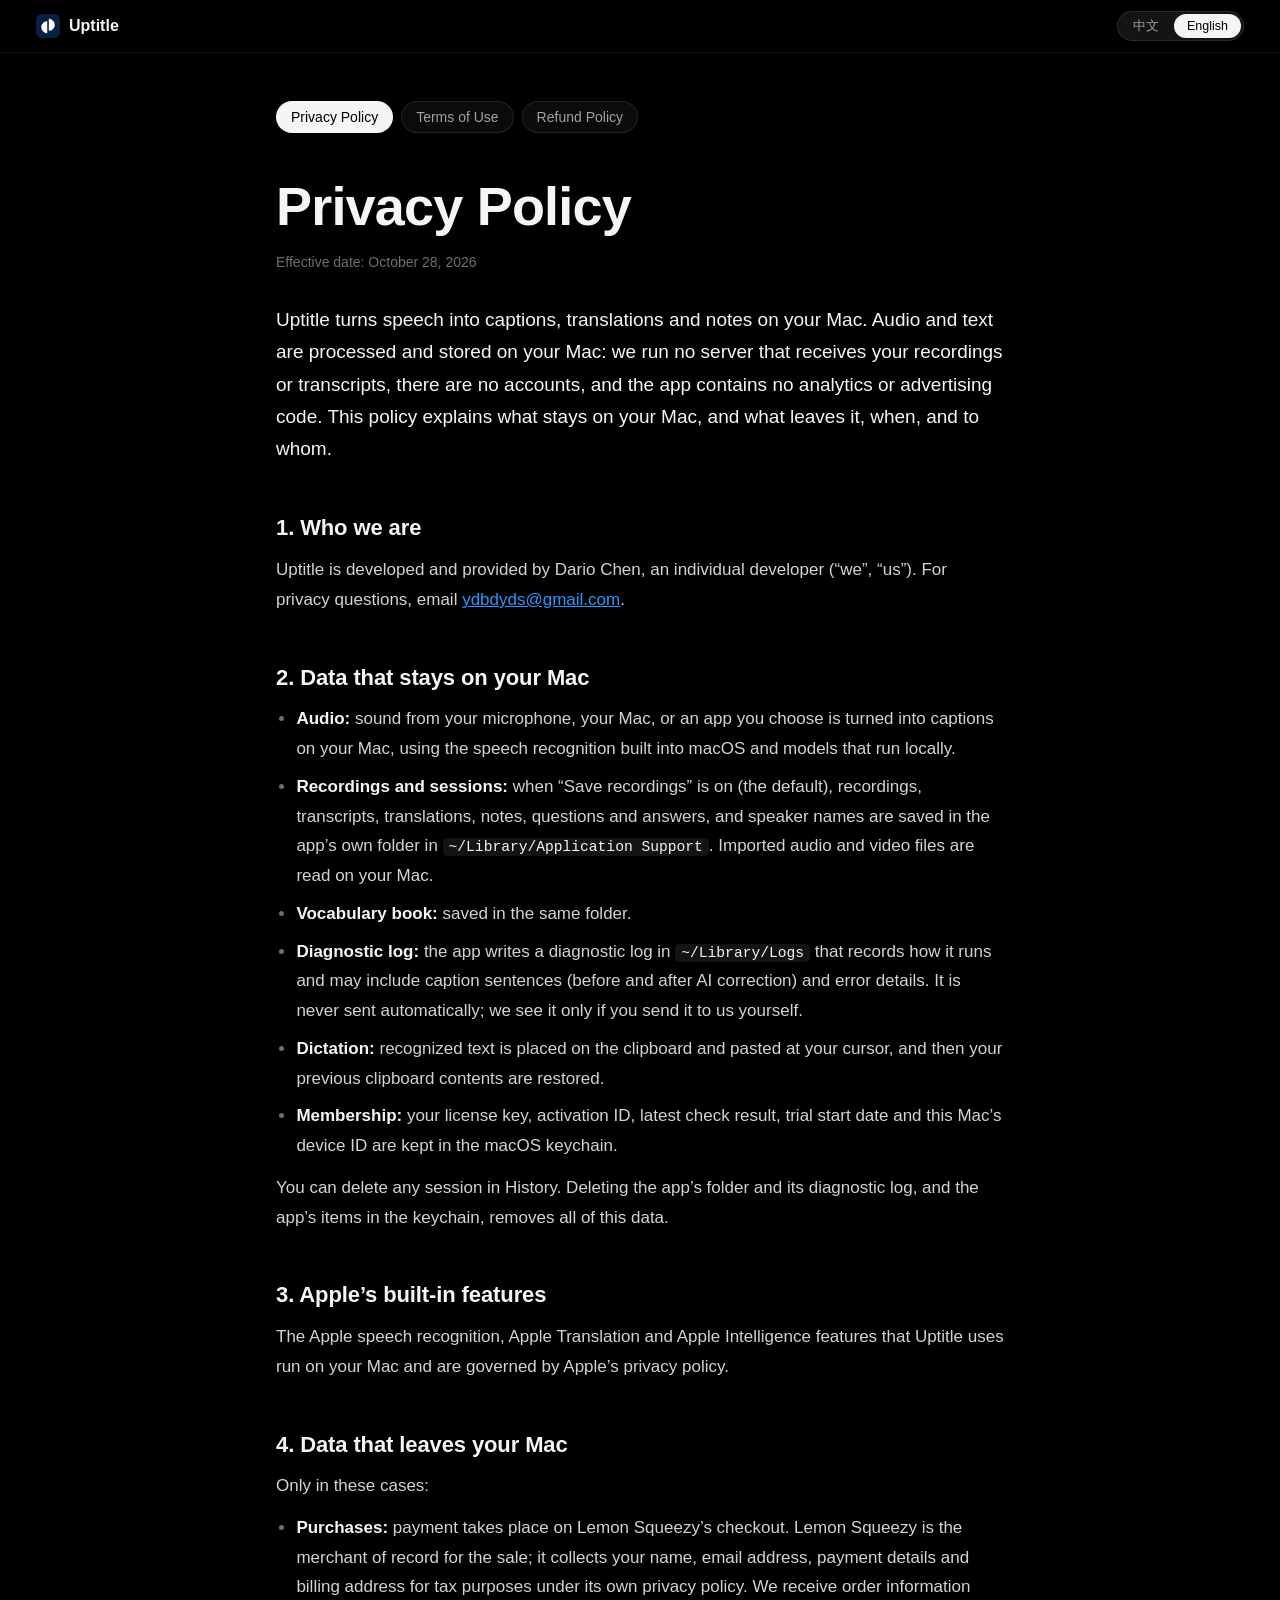
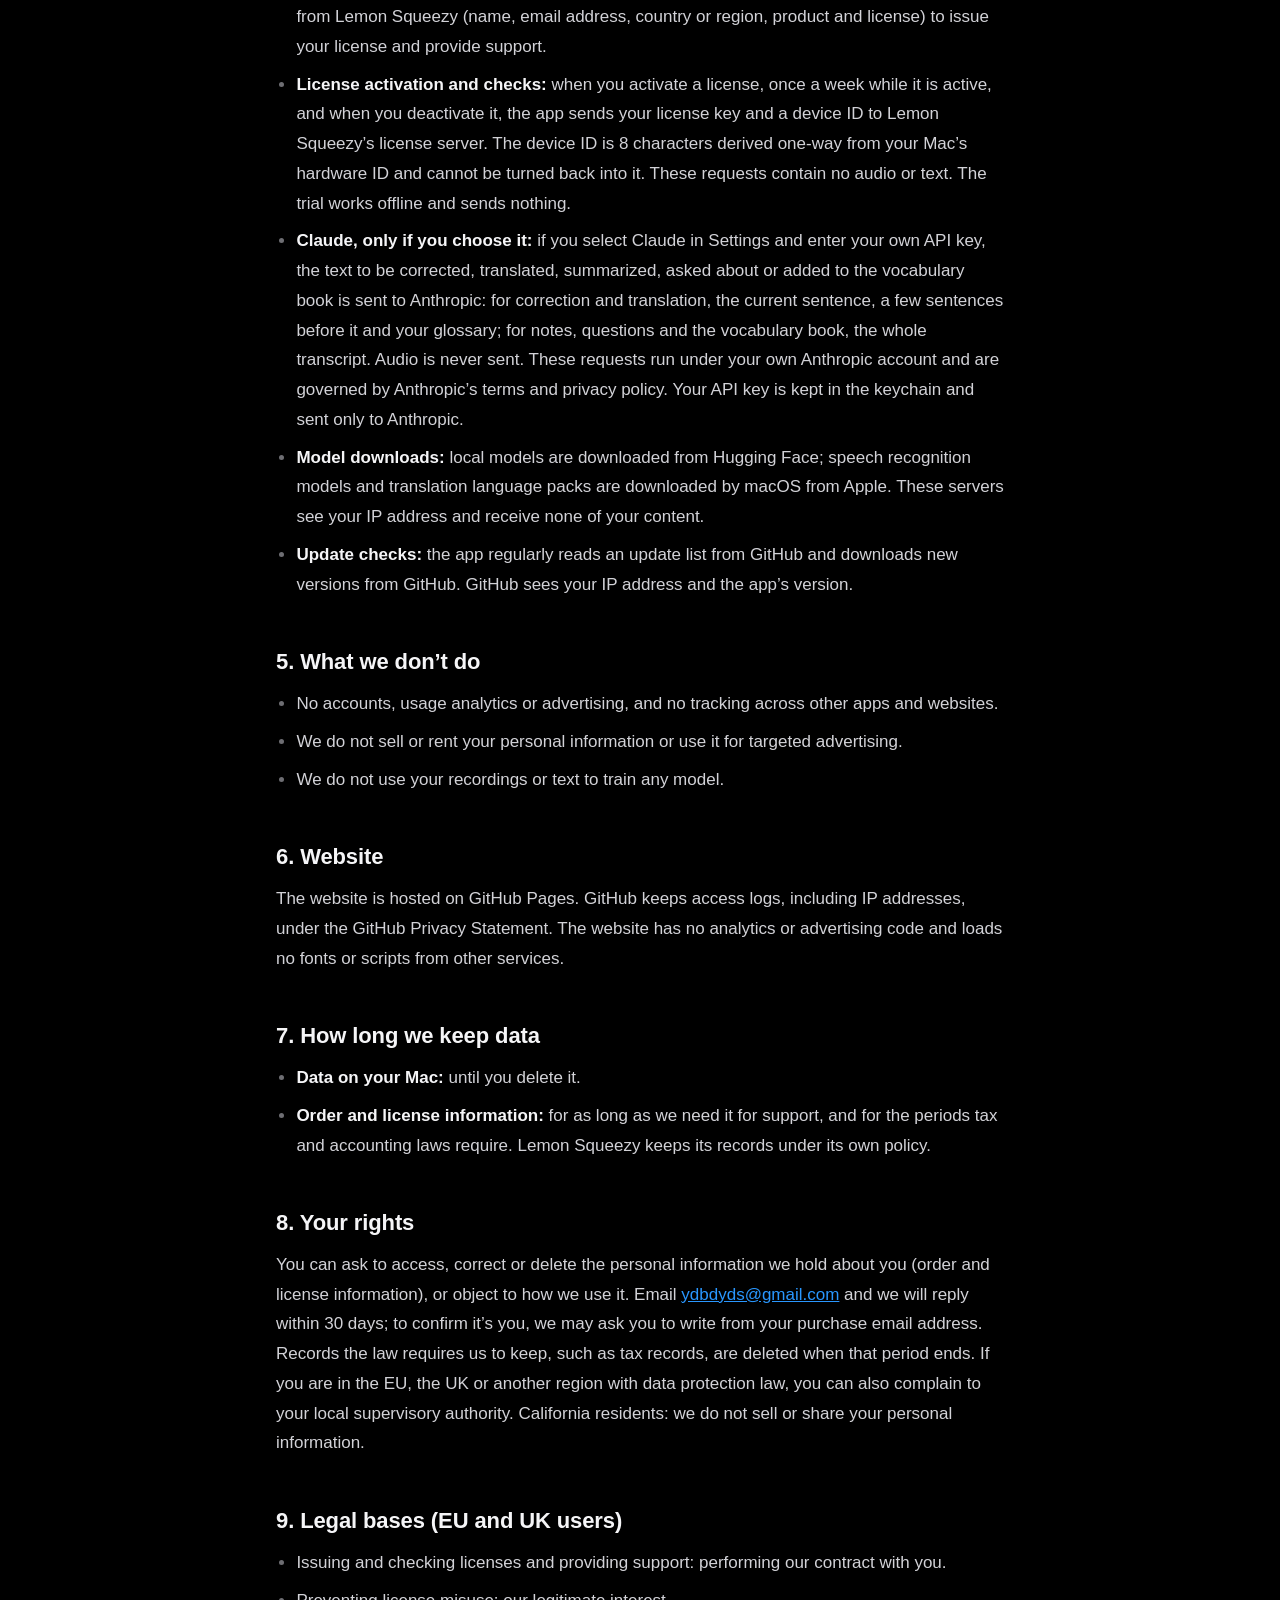
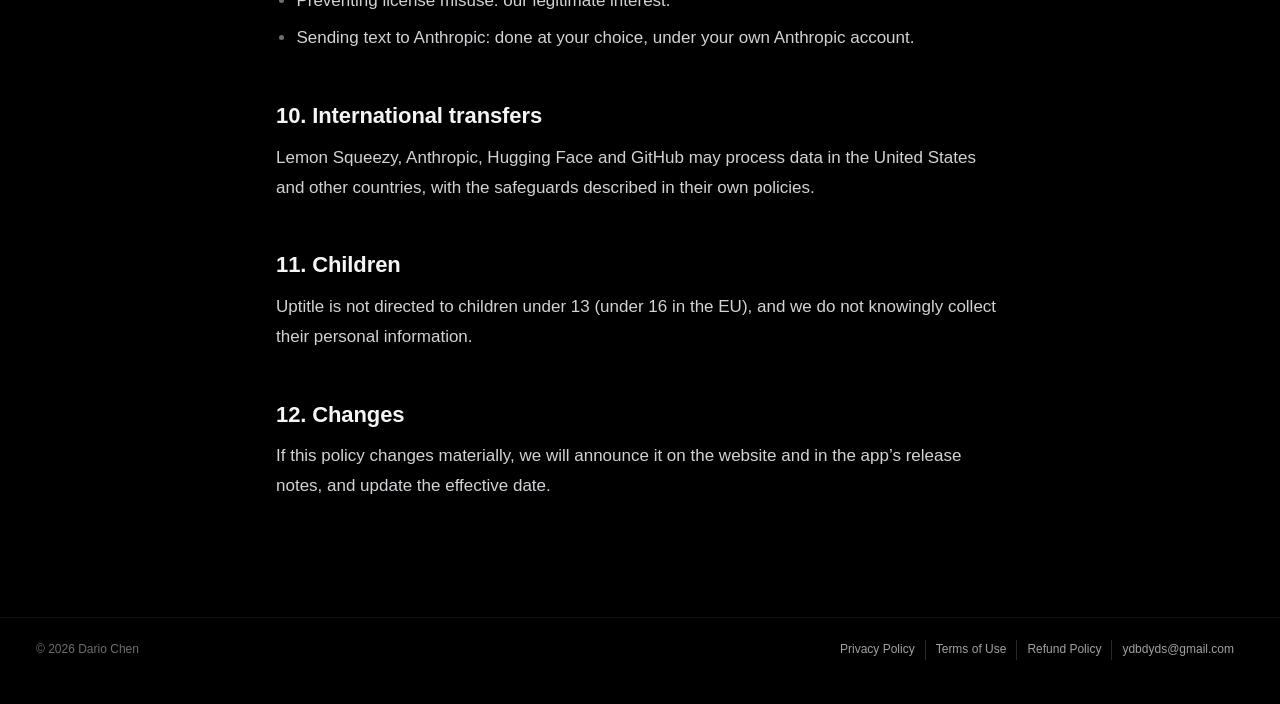
<file: privacy.html>
<!doctype html>
<html lang="zh-Hans" data-lang="zh">
<head>
<meta charset="utf-8">
<meta name="viewport" content="width=device-width, initial-scale=1">
<link rel="icon" href="favicon.png">
<link rel="apple-touch-icon" href="apple-touch-icon.png">
<title data-zh="隐私政策 · Uptitle" data-en="Privacy Policy · Uptitle">隐私政策 · Uptitle</title>
<link rel="stylesheet" href="legal.css">
<script src="legal.js"></script>
</head>
<body>

<nav class="nav" aria-label="Uptitle">
  <div class="wrap">
    <a class="brand" href="./"><img src="img/icon.png" alt="" width="24" height="24">Uptitle</a>
    <div class="switch" role="group" aria-label="语言 Language">
      <button type="button" data-set-lang="zh" aria-pressed="true">中文</button>
      <button type="button" data-set-lang="en" aria-pressed="false">English</button>
    </div>
  </div>
</nav>

<main class="wrap page">
  <nav class="docs" aria-label="条款与隐私 Policies">
    <a href="privacy.html" aria-current="page"><span class="zh">隐私政策</span><span class="en" lang="en">Privacy Policy</span></a>
    <a href="terms.html"><span class="zh">用户协议</span><span class="en" lang="en">Terms of Use</span></a>
    <a href="refund.html"><span class="zh">退款说明</span><span class="en" lang="en">Refund Policy</span></a>
  </nav>

  <article class="zh" lang="zh-Hans">
    <h1>隐私政策</h1>
    <p class="date">生效日期：2026 年 10 月 28 日</p>
    <p class="intro">Uptitle 在你的 Mac 上把声音转成字幕、翻译和笔记。声音和文字在本机处理和保存：我们没有接收录音或逐字稿的服务器，没有账号，App 里也没有统计和广告代码。本政策说明哪些数据留在本机，哪些在什么时候发给谁。</p>

    <h2>1. 我们是谁</h2>
    <p>Uptitle 由 Dario Chen 个人开发和提供（下称「我们」）。隐私问题请发邮件到 <a href="mailto:ydbdyds@gmail.com">ydbdyds@gmail.com</a>。</p>

    <h2>2. 只留在你 Mac 上的数据</h2>
    <ul>
      <li><b>声音：</b>麦克风、电脑声音或你指定的 App 的声音，在本机识别成字幕，用的是 macOS 自带的语音识别和在本机运行的模型。</li>
      <li><b>录音和记录：</b>打开「保存录音」（默认打开）时，录音、逐字稿、译文、笔记、问答和说话人名字保存在 <code>~/Library/Application Support</code> 里 App 自己的文件夹。导入的音频和视频在本机读取。</li>
      <li><b>词本：</b>保存在同一个文件夹里。</li>
      <li><b>诊断日志：</b>App 在 <code>~/Library/Logs</code> 里写诊断日志，记录运行情况，可能包含字幕句子（AI 纠错前后）和出错信息。日志不会自动发出；只有你自己把它发给我们排查问题时，我们才会看到。</li>
      <li><b>听写：</b>识别出的文字先放进剪贴板，粘贴到光标处，然后恢复你原来的剪贴板内容。</li>
      <li><b>会员信息：</b>许可证、激活编号、最近一次核验结果，以及试用开始日期和这台 Mac 的设备编号，保存在 macOS 钥匙串里。</li>
    </ul>
    <p>你可以在历史记录里删除任意一条记录。删掉 App 的这个文件夹和诊断日志，再删掉钥匙串里 App 的条目，就清除了全部这些数据。</p>

    <h2>3. 苹果的系统功能</h2>
    <p>Uptitle 用到的苹果语音识别、苹果翻译和 Apple 智能都在你的 Mac 上运行，适用苹果的隐私政策。</p>

    <h2>4. 会离开你 Mac 的数据</h2>
    <p>只有下面这些情况：</p>
    <ul>
      <li><b>购买：</b>付款在 Lemon Squeezy 的结账页完成。Lemon Squeezy 是这笔交易的经销商（merchant of record），由它收集你的姓名、邮箱、付款信息和计税用的账单地址，适用它的隐私政策。我们从 Lemon Squeezy 收到订单信息（姓名、邮箱、国家或地区、所购商品和许可证），用来发放许可证和提供售后。</li>
      <li><b>激活和核验许可证：</b>激活时、许可证有效期间每周一次，以及停用时，App 把许可证和设备编号发给 Lemon Squeezy 的许可证服务器。设备编号是由这台 Mac 的硬件编号单向算出的 8 个字符，无法反推出硬件编号。这些请求不含任何声音和文字。试用不联网，不发送任何数据。</li>
      <li><b>Claude（只在你选用时）：</b>你在设置里选用 Claude 并填入自己的 API Key 后，要纠错、翻译、写笔记、回答问题或整理进词本的文字会发给 Anthropic：纠错和翻译时是当前一句、前面几句和你的专有名词；笔记、问答和词本是整场的逐字稿。声音不会发出。这些请求走你自己的 Anthropic 账户，适用 Anthropic 的条款和隐私政策。API Key 保存在钥匙串里，只发给 Anthropic。</li>
      <li><b>下载模型：</b>本地模型从 Hugging Face 下载；语音识别模型和翻译语言包由 macOS 从苹果下载。这些服务器能看到你的 IP 地址，收不到你的内容。</li>
      <li><b>检查更新：</b>App 定期从 GitHub 读取更新清单，有新版本时从 GitHub 下载。GitHub 能看到你的 IP 地址和 App 的版本号。</li>
    </ul>

    <h2>5. 我们不做的事</h2>
    <ul>
      <li>不建账号，不收集使用统计，不放广告，不跟踪你在其他 App 和网站上的行为。</li>
      <li>不出售、不出租你的个人信息，也不用它投放定向广告。</li>
      <li>不用你的录音或文字训练任何模型。</li>
    </ul>

    <h2>6. 官网</h2>
    <p>官网托管在 GitHub Pages 上，GitHub 会记录访问日志（包括 IP 地址），适用 GitHub 的隐私声明。官网没有统计和广告代码，也不从其他服务加载字体或脚本。</p>

    <h2>7. 保存多久</h2>
    <ul>
      <li><b>你 Mac 上的数据：</b>保存到你删除为止。</li>
      <li><b>订单和许可证信息：</b>在提供售后所需的期间内，并按税务和会计法规要求的期限保存。Lemon Squeezy 按它自己的政策保存它的记录。</li>
    </ul>

    <h2>8. 你的权利</h2>
    <p>你可以要求查看、更正或删除我们持有的你的个人信息（订单和许可证信息），也可以反对我们的某种使用方式。请发邮件到 <a href="mailto:ydbdyds@gmail.com">ydbdyds@gmail.com</a>，我们会在 30 天内答复；为确认是你本人，可能请你用购买邮箱来信。法律要求保留的记录（例如税务记录）在保留期满后删除。如果你在欧盟、英国或其他有数据保护法的地区，也可以向当地的监管机构投诉。加州居民：我们不出售、也不共享你的个人信息。</p>

    <h2>9. 处理依据（欧盟和英国用户）</h2>
    <ul>
      <li>发放和核验许可证、提供售后：履行我们与你之间的合同。</li>
      <li>防止许可证被滥用：我们的正当利益。</li>
      <li>把文字发给 Anthropic：由你选择，并在你自己的 Anthropic 账户下进行。</li>
    </ul>

    <h2>10. 跨境传输</h2>
    <p>Lemon Squeezy、Anthropic、Hugging Face 和 GitHub 可能在美国和其他国家处理数据，保护措施见它们各自的政策。</p>

    <h2>11. 儿童</h2>
    <p>Uptitle 不面向 13 岁以下（欧盟为 16 岁以下）的儿童，我们不会有意收集他们的个人信息。</p>

    <h2>12. 政策变更</h2>
    <p>本政策有实质变化时，我们会在官网和 App 的更新说明里告知，并更新生效日期。</p>
  </article>

  <article class="en" lang="en">
    <h1>Privacy Policy</h1>
    <p class="date">Effective date: October 28, 2026</p>
    <p class="intro">Uptitle turns speech into captions, translations and notes on your Mac. Audio and text are processed and stored on your Mac: we run no server that receives your recordings or transcripts, there are no accounts, and the app contains no analytics or advertising code. This policy explains what stays on your Mac, and what leaves it, when, and to whom.</p>

    <h2>1. Who we are</h2>
    <p>Uptitle is developed and provided by Dario Chen, an individual developer (“we”, “us”). For privacy questions, email <a href="mailto:ydbdyds@gmail.com">ydbdyds@gmail.com</a>.</p>

    <h2>2. Data that stays on your Mac</h2>
    <ul>
      <li><b>Audio:</b> sound from your microphone, your Mac, or an app you choose is turned into captions on your Mac, using the speech recognition built into macOS and models that run locally.</li>
      <li><b>Recordings and sessions:</b> when “Save recordings” is on (the default), recordings, transcripts, translations, notes, questions and answers, and speaker names are saved in the app’s own folder in <code>~/Library/Application Support</code>. Imported audio and video files are read on your Mac.</li>
      <li><b>Vocabulary book:</b> saved in the same folder.</li>
      <li><b>Diagnostic log:</b> the app writes a diagnostic log in <code>~/Library/Logs</code> that records how it runs and may include caption sentences (before and after AI correction) and error details. It is never sent automatically; we see it only if you send it to us yourself.</li>
      <li><b>Dictation:</b> recognized text is placed on the clipboard and pasted at your cursor, and then your previous clipboard contents are restored.</li>
      <li><b>Membership:</b> your license key, activation ID, latest check result, trial start date and this Mac’s device ID are kept in the macOS keychain.</li>
    </ul>
    <p>You can delete any session in History. Deleting the app’s folder and its diagnostic log, and the app’s items in the keychain, removes all of this data.</p>

    <h2>3. Apple’s built-in features</h2>
    <p>The Apple speech recognition, Apple Translation and Apple Intelligence features that Uptitle uses run on your Mac and are governed by Apple’s privacy policy.</p>

    <h2>4. Data that leaves your Mac</h2>
    <p>Only in these cases:</p>
    <ul>
      <li><b>Purchases:</b> payment takes place on Lemon Squeezy’s checkout. Lemon Squeezy is the merchant of record for the sale; it collects your name, email address, payment details and billing address for tax purposes under its own privacy policy. We receive order information from Lemon Squeezy (name, email address, country or region, product and license) to issue your license and provide support.</li>
      <li><b>License activation and checks:</b> when you activate a license, once a week while it is active, and when you deactivate it, the app sends your license key and a device ID to Lemon Squeezy’s license server. The device ID is 8 characters derived one-way from your Mac’s hardware ID and cannot be turned back into it. These requests contain no audio or text. The trial works offline and sends nothing.</li>
      <li><b>Claude, only if you choose it:</b> if you select Claude in Settings and enter your own API key, the text to be corrected, translated, summarized, asked about or added to the vocabulary book is sent to Anthropic: for correction and translation, the current sentence, a few sentences before it and your glossary; for notes, questions and the vocabulary book, the whole transcript. Audio is never sent. These requests run under your own Anthropic account and are governed by Anthropic’s terms and privacy policy. Your API key is kept in the keychain and sent only to Anthropic.</li>
      <li><b>Model downloads:</b> local models are downloaded from Hugging Face; speech recognition models and translation language packs are downloaded by macOS from Apple. These servers see your IP address and receive none of your content.</li>
      <li><b>Update checks:</b> the app regularly reads an update list from GitHub and downloads new versions from GitHub. GitHub sees your IP address and the app’s version.</li>
    </ul>

    <h2>5. What we don’t do</h2>
    <ul>
      <li>No accounts, usage analytics or advertising, and no tracking across other apps and websites.</li>
      <li>We do not sell or rent your personal information or use it for targeted advertising.</li>
      <li>We do not use your recordings or text to train any model.</li>
    </ul>

    <h2>6. Website</h2>
    <p>The website is hosted on GitHub Pages. GitHub keeps access logs, including IP addresses, under the GitHub Privacy Statement. The website has no analytics or advertising code and loads no fonts or scripts from other services.</p>

    <h2>7. How long we keep data</h2>
    <ul>
      <li><b>Data on your Mac:</b> until you delete it.</li>
      <li><b>Order and license information:</b> for as long as we need it for support, and for the periods tax and accounting laws require. Lemon Squeezy keeps its records under its own policy.</li>
    </ul>

    <h2>8. Your rights</h2>
    <p>You can ask to access, correct or delete the personal information we hold about you (order and license information), or object to how we use it. Email <a href="mailto:ydbdyds@gmail.com">ydbdyds@gmail.com</a> and we will reply within 30 days; to confirm it’s you, we may ask you to write from your purchase email address. Records the law requires us to keep, such as tax records, are deleted when that period ends. If you are in the EU, the UK or another region with data protection law, you can also complain to your local supervisory authority. California residents: we do not sell or share your personal information.</p>

    <h2>9. Legal bases (EU and UK users)</h2>
    <ul>
      <li>Issuing and checking licenses and providing support: performing our contract with you.</li>
      <li>Preventing license misuse: our legitimate interest.</li>
      <li>Sending text to Anthropic: done at your choice, under your own Anthropic account.</li>
    </ul>

    <h2>10. International transfers</h2>
    <p>Lemon Squeezy, Anthropic, Hugging Face and GitHub may process data in the United States and other countries, with the safeguards described in their own policies.</p>

    <h2>11. Children</h2>
    <p>Uptitle is not directed to children under 13 (under 16 in the EU), and we do not knowingly collect their personal information.</p>

    <h2>12. Changes</h2>
    <p>If this policy changes materially, we will announce it on the website and in the app’s release notes, and update the effective date.</p>
  </article>
</main>

<footer class="footer">
  <div class="wrap fine-row">
    <span>© 2026 Dario Chen</span>
    <nav class="legal" aria-label="条款与隐私 Policies">
      <a href="privacy.html"><span class="zh">隐私政策</span><span class="en" lang="en">Privacy Policy</span></a>
      <a href="terms.html"><span class="zh">用户协议</span><span class="en" lang="en">Terms of Use</span></a>
      <a href="refund.html"><span class="zh">退款说明</span><span class="en" lang="en">Refund Policy</span></a>
      <a href="mailto:ydbdyds@gmail.com">ydbdyds@gmail.com</a>
    </nav>
  </div>
</footer>

</body>
</html>
</file>
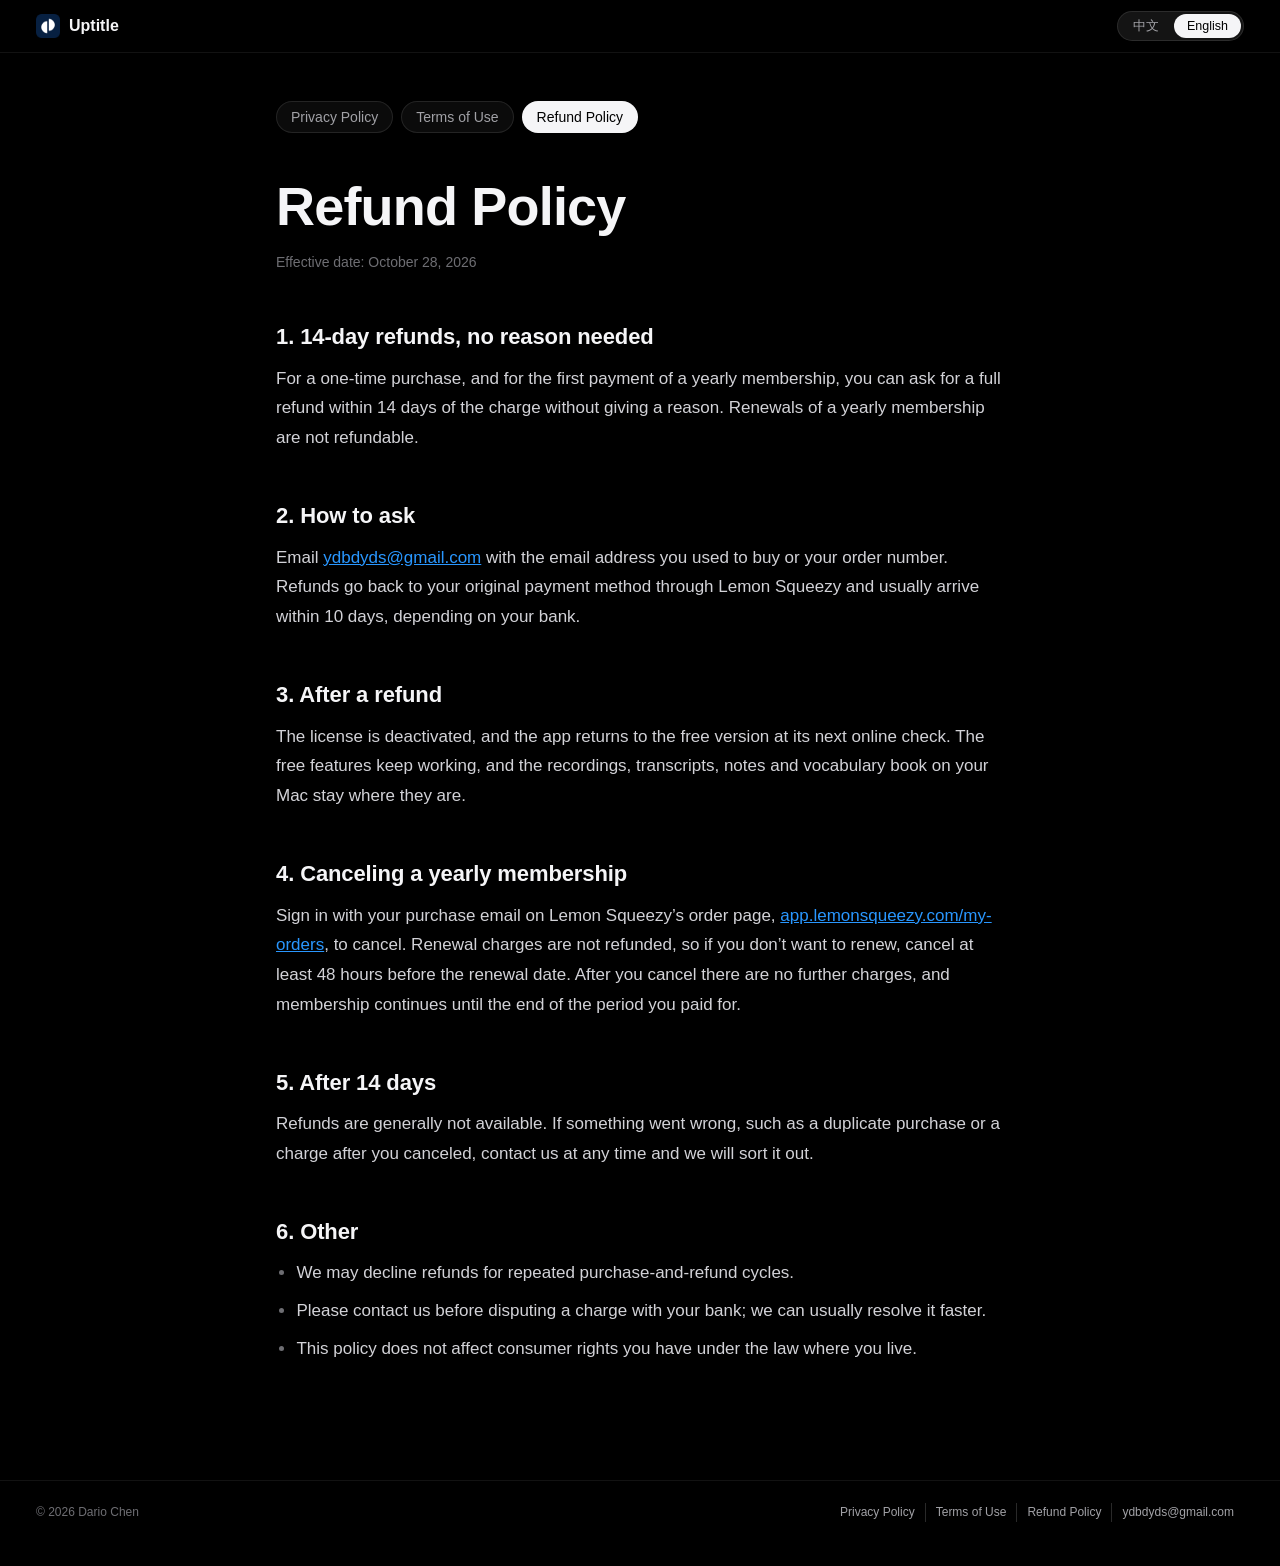
<file: refund.html>
<!doctype html>
<html lang="zh-Hans" data-lang="zh">
<head>
<meta charset="utf-8">
<meta name="viewport" content="width=device-width, initial-scale=1">
<link rel="icon" href="favicon.png">
<link rel="apple-touch-icon" href="apple-touch-icon.png">
<title data-zh="退款说明 · Uptitle" data-en="Refund Policy · Uptitle">退款说明 · Uptitle</title>
<link rel="stylesheet" href="legal.css">
<script src="legal.js"></script>
</head>
<body>

<nav class="nav" aria-label="Uptitle">
  <div class="wrap">
    <a class="brand" href="./"><img src="img/icon.png" alt="" width="24" height="24">Uptitle</a>
    <div class="switch" role="group" aria-label="语言 Language">
      <button type="button" data-set-lang="zh" aria-pressed="true">中文</button>
      <button type="button" data-set-lang="en" aria-pressed="false">English</button>
    </div>
  </div>
</nav>

<main class="wrap page">
  <nav class="docs" aria-label="条款与隐私 Policies">
    <a href="privacy.html"><span class="zh">隐私政策</span><span class="en" lang="en">Privacy Policy</span></a>
    <a href="terms.html"><span class="zh">用户协议</span><span class="en" lang="en">Terms of Use</span></a>
    <a href="refund.html" aria-current="page"><span class="zh">退款说明</span><span class="en" lang="en">Refund Policy</span></a>
  </nav>

  <article class="zh" lang="zh-Hans">
    <h1>退款说明</h1>
    <p class="date">生效日期：2026 年 10 月 28 日</p>

    <h2>1. 14 天无理由退款</h2>
    <p>买断，以及年度会员的首次付款，扣款后 14 天内都可以申请全额退款，不需要说明理由。年度会员的续费不退款。</p>

    <h2>2. 怎么申请</h2>
    <p>发邮件到 <a href="mailto:ydbdyds@gmail.com">ydbdyds@gmail.com</a>，写上购买时用的邮箱或订单号。退款通过 Lemon Squeezy 退回原付款方式，通常 10 天内到账，具体时间看银行。</p>

    <h2>3. 退款以后</h2>
    <p>对应的许可证会停用，App 在下次联网核验时回到免费版。免费功能照常能用，你 Mac 上的录音、字幕、笔记和词本都保留。</p>

    <h2>4. 取消年度会员</h2>
    <p>在 Lemon Squeezy 的订单页 <a href="https://app.lemonsqueezy.com/my-orders">app.lemonsqueezy.com/my-orders</a> 用购买邮箱登录即可取消。续费的款项不退，不想续费请在续费日前至少 48 小时取消。取消后不再扣款，会员一直用到已付费期间结束。</p>

    <h2>5. 超过 14 天</h2>
    <p>一般不再退款。如果遇到重复购买、取消后仍被扣款这类问题，随时联系我们，我们会处理。</p>

    <h2>6. 其他</h2>
    <ul>
      <li>反复购买再退款的，我们可能拒绝退款。</li>
      <li>有问题请先联系我们，再考虑向银行申请拒付；我们通常处理得更快。</li>
      <li>本说明不影响你所在地法律给予消费者的权利。</li>
    </ul>
  </article>

  <article class="en" lang="en">
    <h1>Refund Policy</h1>
    <p class="date">Effective date: October 28, 2026</p>

    <h2>1. 14-day refunds, no reason needed</h2>
    <p>For a one-time purchase, and for the first payment of a yearly membership, you can ask for a full refund within 14 days of the charge without giving a reason. Renewals of a yearly membership are not refundable.</p>

    <h2>2. How to ask</h2>
    <p>Email <a href="mailto:ydbdyds@gmail.com">ydbdyds@gmail.com</a> with the email address you used to buy or your order number. Refunds go back to your original payment method through Lemon Squeezy and usually arrive within 10 days, depending on your bank.</p>

    <h2>3. After a refund</h2>
    <p>The license is deactivated, and the app returns to the free version at its next online check. The free features keep working, and the recordings, transcripts, notes and vocabulary book on your Mac stay where they are.</p>

    <h2>4. Canceling a yearly membership</h2>
    <p>Sign in with your purchase email on Lemon Squeezy’s order page, <a href="https://app.lemonsqueezy.com/my-orders">app.lemonsqueezy.com/my-orders</a>, to cancel. Renewal charges are not refunded, so if you don’t want to renew, cancel at least 48 hours before the renewal date. After you cancel there are no further charges, and membership continues until the end of the period you paid for.</p>

    <h2>5. After 14 days</h2>
    <p>Refunds are generally not available. If something went wrong, such as a duplicate purchase or a charge after you canceled, contact us at any time and we will sort it out.</p>

    <h2>6. Other</h2>
    <ul>
      <li>We may decline refunds for repeated purchase-and-refund cycles.</li>
      <li>Please contact us before disputing a charge with your bank; we can usually resolve it faster.</li>
      <li>This policy does not affect consumer rights you have under the law where you live.</li>
    </ul>
  </article>
</main>

<footer class="footer">
  <div class="wrap fine-row">
    <span>© 2026 Dario Chen</span>
    <nav class="legal" aria-label="条款与隐私 Policies">
      <a href="privacy.html"><span class="zh">隐私政策</span><span class="en" lang="en">Privacy Policy</span></a>
      <a href="terms.html"><span class="zh">用户协议</span><span class="en" lang="en">Terms of Use</span></a>
      <a href="refund.html"><span class="zh">退款说明</span><span class="en" lang="en">Refund Policy</span></a>
      <a href="mailto:ydbdyds@gmail.com">ydbdyds@gmail.com</a>
    </nav>
  </div>
</footer>

</body>
</html>
</file>
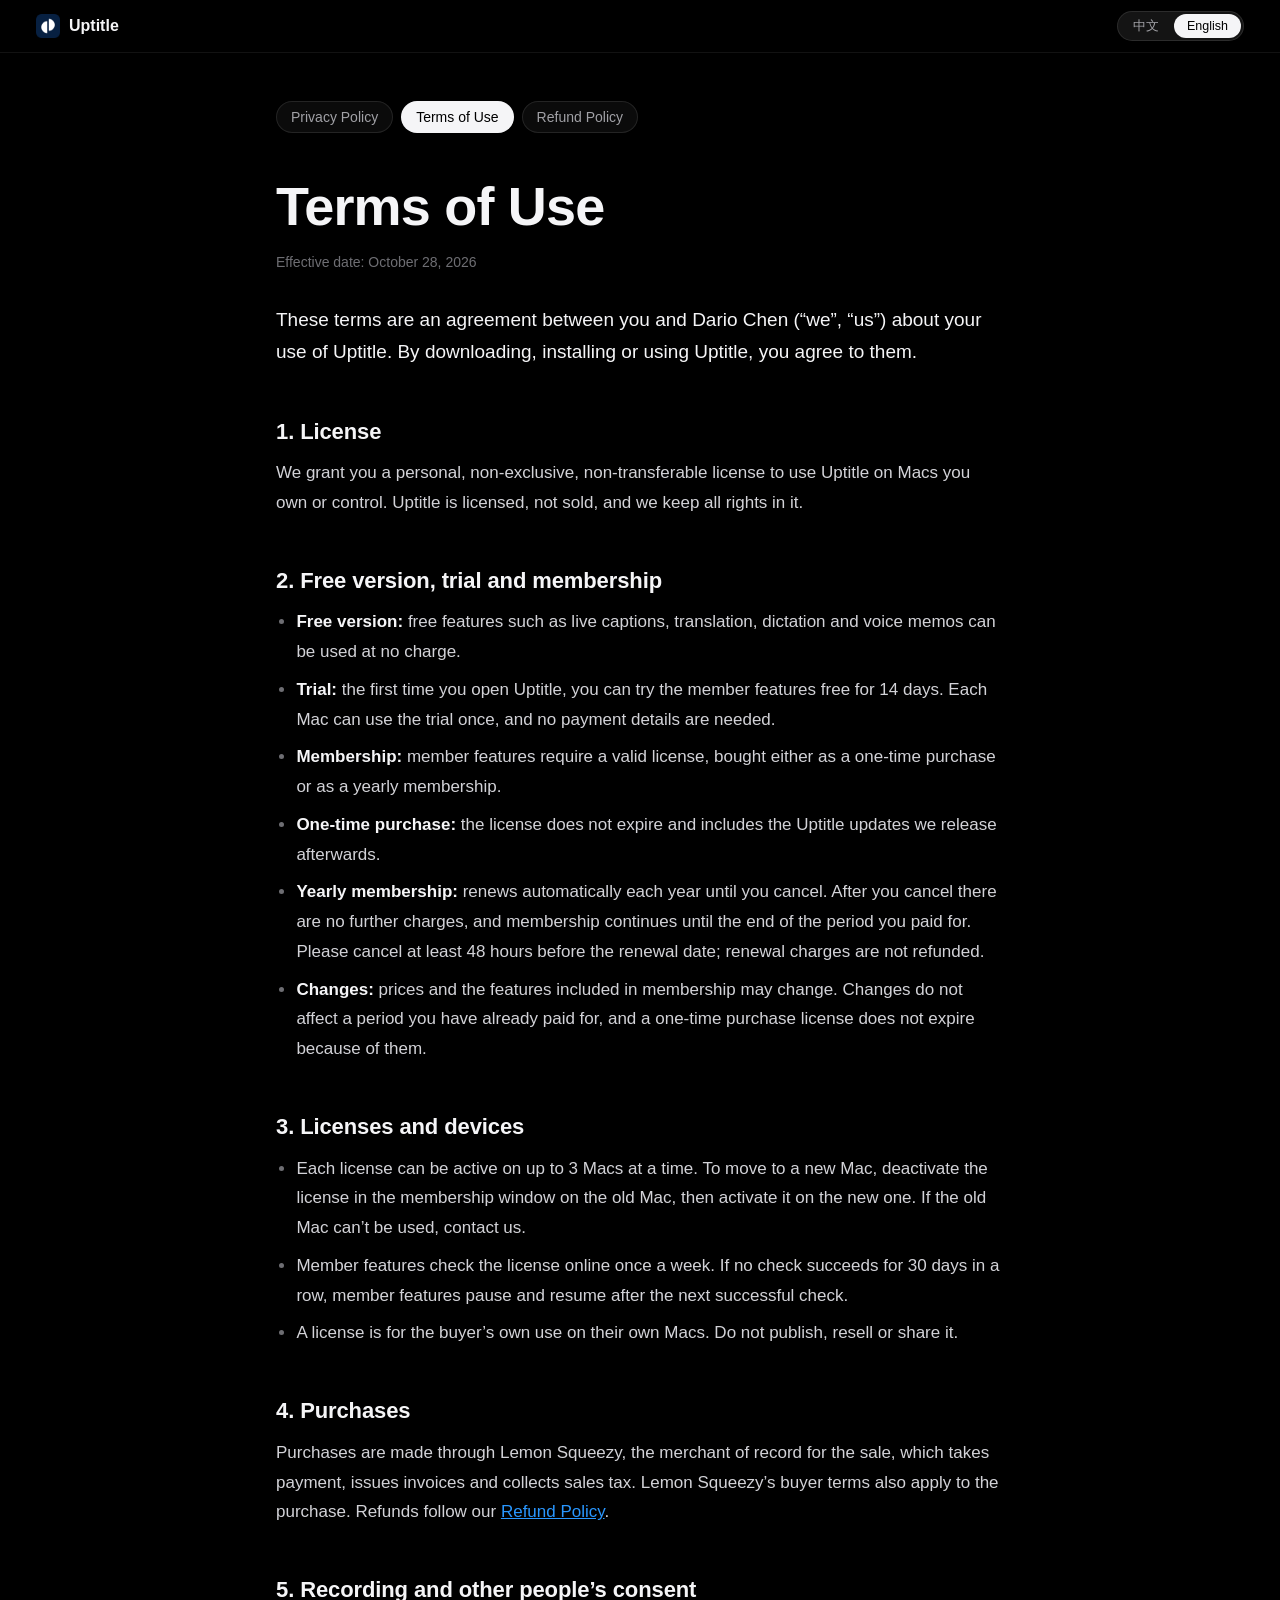
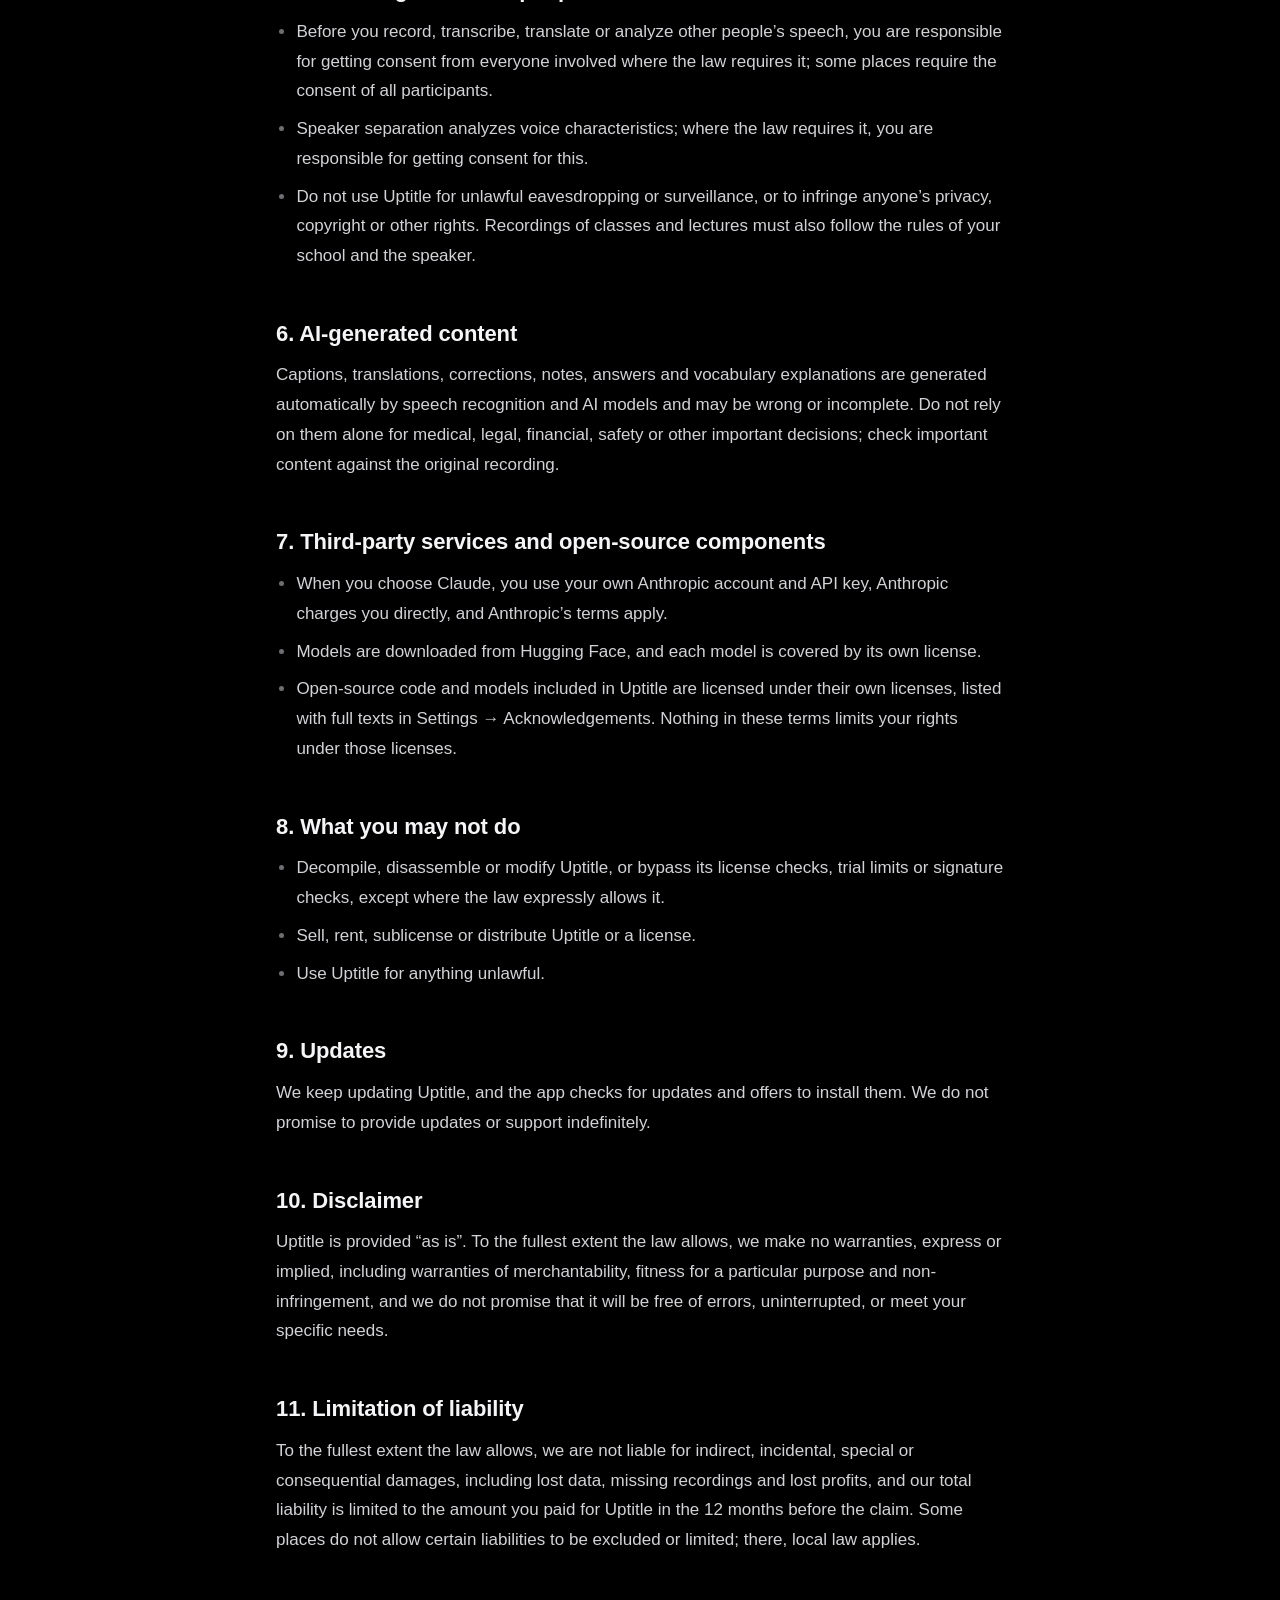
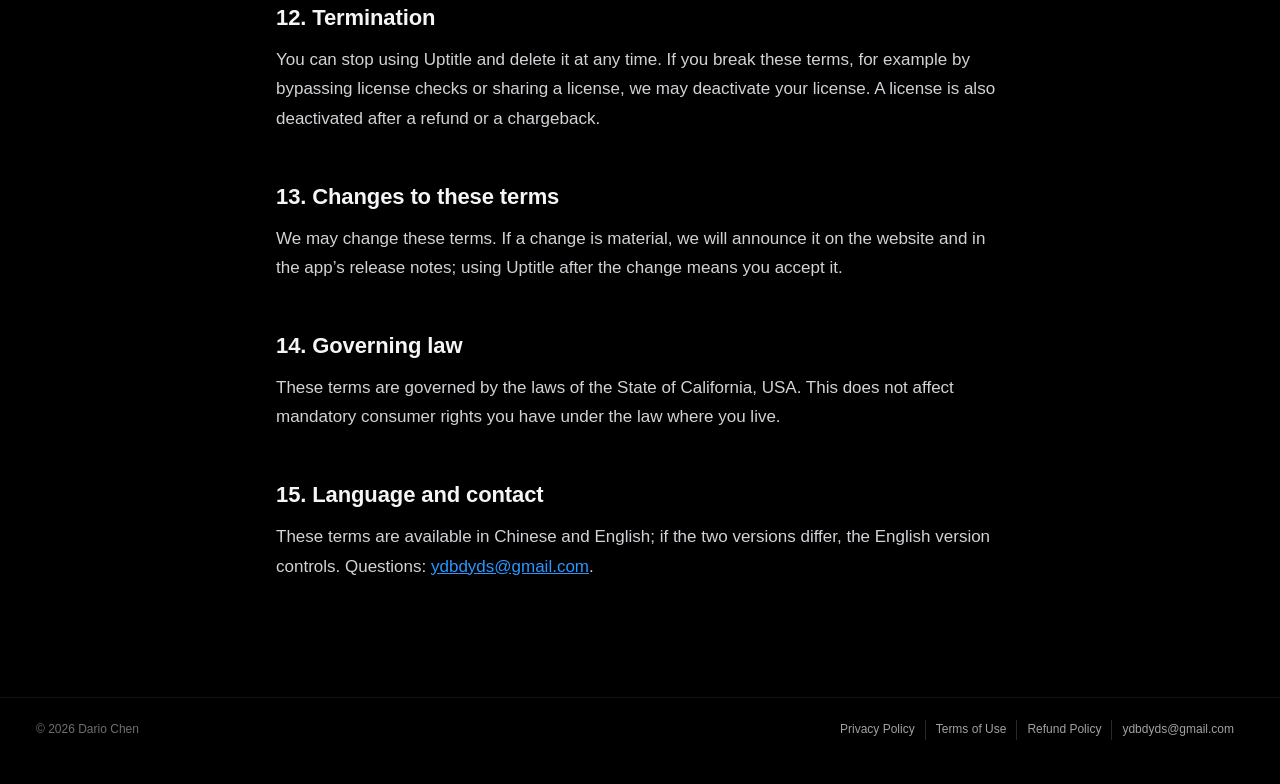
<file: terms.html>
<!doctype html>
<html lang="zh-Hans" data-lang="zh">
<head>
<meta charset="utf-8">
<meta name="viewport" content="width=device-width, initial-scale=1">
<link rel="icon" href="favicon.png">
<link rel="apple-touch-icon" href="apple-touch-icon.png">
<title data-zh="用户协议 · Uptitle" data-en="Terms of Use · Uptitle">用户协议 · Uptitle</title>
<link rel="stylesheet" href="legal.css">
<script src="legal.js"></script>
</head>
<body>

<nav class="nav" aria-label="Uptitle">
  <div class="wrap">
    <a class="brand" href="./"><img src="img/icon.png" alt="" width="24" height="24">Uptitle</a>
    <div class="switch" role="group" aria-label="语言 Language">
      <button type="button" data-set-lang="zh" aria-pressed="true">中文</button>
      <button type="button" data-set-lang="en" aria-pressed="false">English</button>
    </div>
  </div>
</nav>

<main class="wrap page">
  <nav class="docs" aria-label="条款与隐私 Policies">
    <a href="privacy.html"><span class="zh">隐私政策</span><span class="en" lang="en">Privacy Policy</span></a>
    <a href="terms.html" aria-current="page"><span class="zh">用户协议</span><span class="en" lang="en">Terms of Use</span></a>
    <a href="refund.html"><span class="zh">退款说明</span><span class="en" lang="en">Refund Policy</span></a>
  </nav>

  <article class="zh" lang="zh-Hans">
    <h1>用户协议</h1>
    <p class="date">生效日期：2026 年 10 月 28 日</p>
    <p class="intro">本协议是你与 Dario Chen（下称「我们」）之间关于使用 Uptitle 的约定。下载、安装或使用 Uptitle，即表示你同意本协议。</p>

    <h2>1. 许可</h2>
    <p>我们授予你个人的、非独占、不可转让的许可，在你拥有或控制的 Mac 上使用 Uptitle。Uptitle 是许可你使用，不是卖给你；它的全部权利归我们所有。</p>

    <h2>2. 免费版、试用和会员</h2>
    <ul>
      <li><b>免费版：</b>实时字幕、翻译、听写、语音备忘等免费功能可以免费使用。</li>
      <li><b>试用：</b>第一次打开 Uptitle 时，可以免费试用会员功能 14 天。每台 Mac 只能试用一次，不需要付款信息。</li>
      <li><b>会员：</b>会员功能需要有效的许可证，可以选择买断（一次性购买）或年度会员。</li>
      <li><b>买断：</b>许可证不会过期，并包含我们之后发布的 Uptitle 更新。</li>
      <li><b>年度会员：</b>每年自动续费，直到你取消。取消后不再扣款，会员一直用到已付费期间结束。请在续费日前至少 48 小时取消；续费的款项不退。</li>
      <li><b>调整：</b>价格和会员包含的功能可能调整。调整不影响你已经付费的期间，买断的许可证也不会因此失效。</li>
    </ul>

    <h2>3. 许可证和设备</h2>
    <ul>
      <li>每个许可证最多同时在 3 台 Mac 上激活。换电脑时，先在旧 Mac 的会员窗口停用，再到新 Mac 上激活；旧 Mac 无法使用时请联系我们。</li>
      <li>会员功能每周联网核验一次许可证。连续 30 天没有核验成功时，会员功能暂停，下次核验成功后自动恢复。</li>
      <li>许可证供购买者本人在自己的 Mac 上使用，不得公开、转售或分给他人。</li>
    </ul>

    <h2>4. 购买</h2>
    <p>购买通过 Lemon Squeezy 完成。它是这笔交易的经销商（merchant of record），负责收款、开票和代缴销售税，购买交易同时适用 Lemon Squeezy 的买家条款。退款按<a href="refund.html">《退款说明》</a>处理。</p>

    <h2>5. 录音和他人的同意</h2>
    <ul>
      <li>录音、转写、翻译或分析他人的讲话之前，你有责任按适用法律取得所有相关人的同意；有些地区要求所有参与者都同意。</li>
      <li>区分说话人会分析声音特征，需要时由你取得相关人的同意。</li>
      <li>不得用 Uptitle 进行违法的窃听或监控，也不得侵犯他人的隐私、著作权或其他权利。录制课程和讲座还要遵守学校和讲者的规定。</li>
    </ul>

    <h2>6. AI 生成的内容</h2>
    <p>字幕、译文、纠错、笔记、问答和词本解释由语音识别和 AI 模型自动生成，可能出错或遗漏。医疗、法律、财务、安全等重要决定不要只依赖它们，重要内容请对照原始录音核实。</p>

    <h2>7. 第三方服务和开源组件</h2>
    <ul>
      <li>选用 Claude 时，你用的是自己的 Anthropic 账户和 API Key，费用由 Anthropic 直接向你收取，适用 Anthropic 的条款。</li>
      <li>模型从 Hugging Face 下载，每个模型适用它自己的许可证。</li>
      <li>Uptitle 包含的开源代码和模型按各自的许可证授权，清单和全文见 设置 → 致谢。本协议不限制你依据这些许可证享有的权利。</li>
    </ul>

    <h2>8. 禁止的行为</h2>
    <ul>
      <li>反编译、反汇编或修改 Uptitle，或者绕过它的许可证核验、试用限制和签名检查，法律明确允许的除外。</li>
      <li>出售、出租、转授权或分发 Uptitle 或许可证。</li>
      <li>用 Uptitle 做违法的事。</li>
    </ul>

    <h2>9. 更新</h2>
    <p>我们会持续更新 Uptitle，App 会检查更新并提示你安装。我们不承诺无限期地提供更新和支持。</p>

    <h2>10. 免责声明</h2>
    <p>Uptitle 按「现状」提供。在法律允许的最大范围内，我们不作任何明示或默示的保证，包括适销性、特定用途适用性和不侵权的保证，也不保证它没有错误、不会中断或满足你的特定需要。</p>

    <h2>11. 责任限制</h2>
    <p>在法律允许的最大范围内，我们不对间接、附带、特殊或后果性的损失负责，包括数据丢失、录音缺失和利润损失；我们的全部责任以你在索赔前 12 个月内为 Uptitle 支付的金额为限。有些地区不允许排除或限制某些责任，在这些地区按当地法律执行。</p>

    <h2>12. 终止</h2>
    <p>你可以随时停止使用并删除 Uptitle。你违反本协议时（例如绕过许可证核验或分享许可证），我们可以停用你的许可证。退款或拒付后，对应的许可证也会停用。</p>

    <h2>13. 协议变更</h2>
    <p>我们可能修改本协议。有实质变更时，我们会在官网和 App 的更新说明里告知；变更后继续使用 Uptitle 即表示你接受。</p>

    <h2>14. 适用法律</h2>
    <p>本协议适用美国加利福尼亚州的法律。你所在地法律给予消费者的强制性权利不受影响。</p>

    <h2>15. 语言和联系方式</h2>
    <p>本协议有中文和英文两个版本，两者不一致时以英文版为准。问题请发邮件到 <a href="mailto:ydbdyds@gmail.com">ydbdyds@gmail.com</a>。</p>
  </article>

  <article class="en" lang="en">
    <h1>Terms of Use</h1>
    <p class="date">Effective date: October 28, 2026</p>
    <p class="intro">These terms are an agreement between you and Dario Chen (“we”, “us”) about your use of Uptitle. By downloading, installing or using Uptitle, you agree to them.</p>

    <h2>1. License</h2>
    <p>We grant you a personal, non-exclusive, non-transferable license to use Uptitle on Macs you own or control. Uptitle is licensed, not sold, and we keep all rights in it.</p>

    <h2>2. Free version, trial and membership</h2>
    <ul>
      <li><b>Free version:</b> free features such as live captions, translation, dictation and voice memos can be used at no charge.</li>
      <li><b>Trial:</b> the first time you open Uptitle, you can try the member features free for 14 days. Each Mac can use the trial once, and no payment details are needed.</li>
      <li><b>Membership:</b> member features require a valid license, bought either as a one-time purchase or as a yearly membership.</li>
      <li><b>One-time purchase:</b> the license does not expire and includes the Uptitle updates we release afterwards.</li>
      <li><b>Yearly membership:</b> renews automatically each year until you cancel. After you cancel there are no further charges, and membership continues until the end of the period you paid for. Please cancel at least 48 hours before the renewal date; renewal charges are not refunded.</li>
      <li><b>Changes:</b> prices and the features included in membership may change. Changes do not affect a period you have already paid for, and a one-time purchase license does not expire because of them.</li>
    </ul>

    <h2>3. Licenses and devices</h2>
    <ul>
      <li>Each license can be active on up to 3 Macs at a time. To move to a new Mac, deactivate the license in the membership window on the old Mac, then activate it on the new one. If the old Mac can’t be used, contact us.</li>
      <li>Member features check the license online once a week. If no check succeeds for 30 days in a row, member features pause and resume after the next successful check.</li>
      <li>A license is for the buyer’s own use on their own Macs. Do not publish, resell or share it.</li>
    </ul>

    <h2>4. Purchases</h2>
    <p>Purchases are made through Lemon Squeezy, the merchant of record for the sale, which takes payment, issues invoices and collects sales tax. Lemon Squeezy’s buyer terms also apply to the purchase. Refunds follow our <a href="refund.html">Refund Policy</a>.</p>

    <h2>5. Recording and other people’s consent</h2>
    <ul>
      <li>Before you record, transcribe, translate or analyze other people’s speech, you are responsible for getting consent from everyone involved where the law requires it; some places require the consent of all participants.</li>
      <li>Speaker separation analyzes voice characteristics; where the law requires it, you are responsible for getting consent for this.</li>
      <li>Do not use Uptitle for unlawful eavesdropping or surveillance, or to infringe anyone’s privacy, copyright or other rights. Recordings of classes and lectures must also follow the rules of your school and the speaker.</li>
    </ul>

    <h2>6. AI-generated content</h2>
    <p>Captions, translations, corrections, notes, answers and vocabulary explanations are generated automatically by speech recognition and AI models and may be wrong or incomplete. Do not rely on them alone for medical, legal, financial, safety or other important decisions; check important content against the original recording.</p>

    <h2>7. Third-party services and open-source components</h2>
    <ul>
      <li>When you choose Claude, you use your own Anthropic account and API key, Anthropic charges you directly, and Anthropic’s terms apply.</li>
      <li>Models are downloaded from Hugging Face, and each model is covered by its own license.</li>
      <li>Open-source code and models included in Uptitle are licensed under their own licenses, listed with full texts in Settings → Acknowledgements. Nothing in these terms limits your rights under those licenses.</li>
    </ul>

    <h2>8. What you may not do</h2>
    <ul>
      <li>Decompile, disassemble or modify Uptitle, or bypass its license checks, trial limits or signature checks, except where the law expressly allows it.</li>
      <li>Sell, rent, sublicense or distribute Uptitle or a license.</li>
      <li>Use Uptitle for anything unlawful.</li>
    </ul>

    <h2>9. Updates</h2>
    <p>We keep updating Uptitle, and the app checks for updates and offers to install them. We do not promise to provide updates or support indefinitely.</p>

    <h2>10. Disclaimer</h2>
    <p>Uptitle is provided “as is”. To the fullest extent the law allows, we make no warranties, express or implied, including warranties of merchantability, fitness for a particular purpose and non-infringement, and we do not promise that it will be free of errors, uninterrupted, or meet your specific needs.</p>

    <h2>11. Limitation of liability</h2>
    <p>To the fullest extent the law allows, we are not liable for indirect, incidental, special or consequential damages, including lost data, missing recordings and lost profits, and our total liability is limited to the amount you paid for Uptitle in the 12 months before the claim. Some places do not allow certain liabilities to be excluded or limited; there, local law applies.</p>

    <h2>12. Termination</h2>
    <p>You can stop using Uptitle and delete it at any time. If you break these terms, for example by bypassing license checks or sharing a license, we may deactivate your license. A license is also deactivated after a refund or a chargeback.</p>

    <h2>13. Changes to these terms</h2>
    <p>We may change these terms. If a change is material, we will announce it on the website and in the app’s release notes; using Uptitle after the change means you accept it.</p>

    <h2>14. Governing law</h2>
    <p>These terms are governed by the laws of the State of California, USA. This does not affect mandatory consumer rights you have under the law where you live.</p>

    <h2>15. Language and contact</h2>
    <p>These terms are available in Chinese and English; if the two versions differ, the English version controls. Questions: <a href="mailto:ydbdyds@gmail.com">ydbdyds@gmail.com</a>.</p>
  </article>
</main>

<footer class="footer">
  <div class="wrap fine-row">
    <span>© 2026 Dario Chen</span>
    <nav class="legal" aria-label="条款与隐私 Policies">
      <a href="privacy.html"><span class="zh">隐私政策</span><span class="en" lang="en">Privacy Policy</span></a>
      <a href="terms.html"><span class="zh">用户协议</span><span class="en" lang="en">Terms of Use</span></a>
      <a href="refund.html"><span class="zh">退款说明</span><span class="en" lang="en">Refund Policy</span></a>
      <a href="mailto:ydbdyds@gmail.com">ydbdyds@gmail.com</a>
    </nav>
  </div>
</footer>

</body>
</html>
</file>
<file: legal.css>
/* Layout: the product site's dark bar on top, then one reading column: the three policies as pills, the title,
   and the text. Every policy page carries both languages and shows one. */
:root {
  --bg: #000;
  --raise: rgba(255, 255, 255, 0.045);
  --raise-2: rgba(255, 255, 255, 0.08);
  --edge: rgba(255, 255, 255, 0.1);
  --text: #f5f5f7;
  --text-read: #d2d2d7;
  --text-2: #a1a1a6;
  --text-3: #6e6e73;
  --link: #2997ff;
  --font: -apple-system, BlinkMacSystemFont, "SF Pro Text", "Helvetica Neue", "PingFang SC", "Hiragino Sans GB", "Noto Sans SC", "Microsoft YaHei", sans-serif;
  --mono: "SF Mono", ui-monospace, Menlo, Consolas, monospace;
  color-scheme: dark;
}
:root[data-lang="zh"] .en, :root[data-lang="en"] .zh { display: none !important; }

* { box-sizing: border-box; }
html { scroll-padding-top: 64px; }
body {
  margin: 0;
  background: var(--bg);
  color: var(--text);
  font-family: var(--font);
  font-size: 17px;
  line-height: 1.75;
  -webkit-font-smoothing: antialiased;
  text-rendering: optimizeLegibility;
}
a { color: var(--link); }
:focus-visible { outline: 2px solid var(--link); outline-offset: 3px; border-radius: 6px; }
.wrap {
  width: 100%; max-width: 1240px; margin-inline: auto;
  padding-left: max(16px, env(safe-area-inset-left, 0px));
  padding-right: max(16px, env(safe-area-inset-right, 0px));
}

/* ---------- Bar ---------- */
.nav {
  position: sticky; top: 0; z-index: 50;
  background: rgba(0, 0, 0, 0.66); -webkit-backdrop-filter: saturate(180%) blur(20px); backdrop-filter: saturate(180%) blur(20px);
  border-bottom: 1px solid rgba(255, 255, 255, 0.07);
}
.nav .wrap { display: flex; align-items: center; justify-content: space-between; gap: 20px; height: 52px; }
.brand { display: inline-flex; align-items: center; gap: 9px; font-size: 16px; font-weight: 600; color: var(--text); text-decoration: none; }
.brand img { width: 24px; height: 24px; }
.switch { display: inline-flex; gap: 2px; padding: 3px; border-radius: 980px; background: var(--raise-2); box-shadow: inset 0 0 0 1px var(--edge); }
.switch button {
  appearance: none; border: 0; background: transparent; cursor: pointer;
  padding: 6px 13px; border-radius: 980px; font: 500 12.5px/1 var(--font); color: var(--text-2);
  transition: color 0.2s, background-color 0.2s;
}
.switch button[aria-pressed="true"] { background: var(--text); color: var(--bg); }

/* ---------- Reading column ---------- */
.page { max-width: 760px; padding-block: 48px 104px; }
.docs { display: flex; flex-wrap: wrap; gap: 8px; margin-bottom: 44px; }
.docs a {
  padding: 7px 15px; border-radius: 980px; font-size: 14px; font-weight: 500; line-height: 1.3; text-decoration: none;
  color: var(--text-2); background: var(--raise); box-shadow: inset 0 0 0 1px var(--edge); transition: color 0.2s;
}
.docs a:hover { color: var(--text); }
.docs a[aria-current="page"] { color: var(--bg); background: var(--text); box-shadow: none; }
h1 { margin: 0; font-size: clamp(36px, 6vw, 54px); line-height: 1.08; font-weight: 700; letter-spacing: -0.015em; text-wrap: balance; }
.date { margin: 14px 0 0; font-size: 14px; color: var(--text-3); }
.intro { margin: 30px 0 0; font-size: 19px; line-height: 1.7; color: var(--text); }
h2 { margin: 48px 0 12px; font-size: 22px; line-height: 1.35; font-weight: 600; letter-spacing: -0.005em; text-wrap: balance; }
p { margin: 0 0 12px; color: var(--text-read); }
ul { margin: 0 0 12px; padding-left: 1.2em; display: grid; gap: 8px; color: var(--text-read); }
li::marker { color: var(--text-3); }
b { color: var(--text); font-weight: 600; }
code { font: 0.86em var(--mono); padding: 1px 6px; border-radius: 5px; background: var(--raise-2); color: var(--text); overflow-wrap: anywhere; }

/* ---------- Footer ---------- */
.footer { padding-block: 22px 44px; border-top: 1px solid rgba(255, 255, 255, 0.07); font-size: 12px; line-height: 1.65; color: var(--text-3); }
.fine-row { display: flex; flex-wrap: wrap; justify-content: space-between; gap: 8px 24px; }
.legal { display: flex; flex-wrap: wrap; row-gap: 4px; }
.legal a { padding: 0 10px; border-left: 1px solid rgba(255, 255, 255, 0.16); color: var(--text-2); text-decoration: none; }
.legal a:first-child { padding-left: 0; border-left: 0; }
.legal a:hover { color: var(--text); text-decoration: underline; }

@media (prefers-reduced-motion: no-preference) { html { scroll-behavior: smooth; } }
</file>
